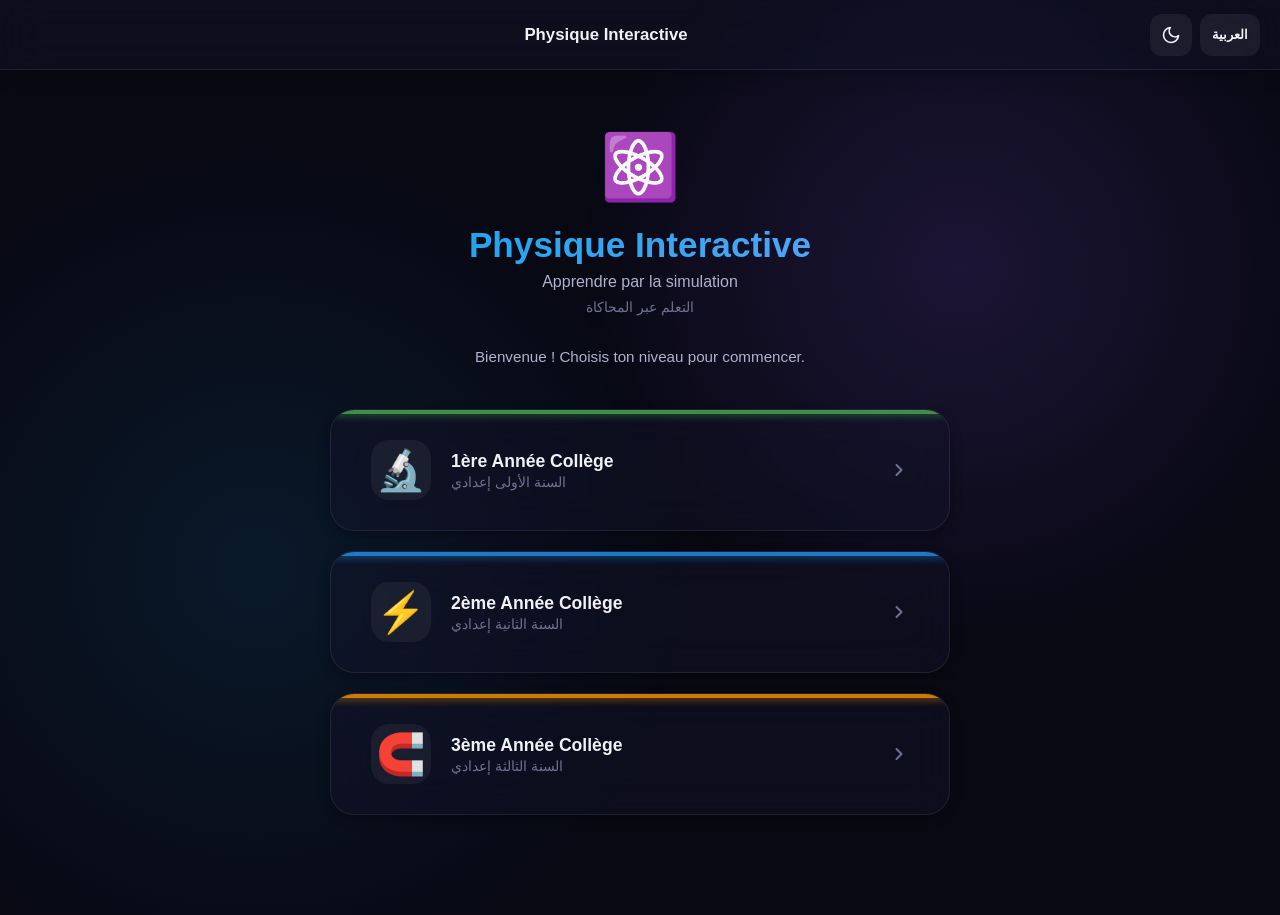
<file: index.html>
<!DOCTYPE html>
<html lang="fr" dir="ltr">

<head>
    <meta charset="UTF-8">
    <meta name="viewport" content="width=device-width, initial-scale=1.0">
    <meta name="description"
        content="Application pédagogique SSPOE pour l'enseignement de la physique au collège — Maroc">
    <meta name="theme-color" content="#1a1a2e">
    <meta name="apple-mobile-web-app-capable" content="yes">
    <meta name="apple-mobile-web-app-status-bar-style" content="black-translucent">

    <!-- Allow screen rotation -->
    <meta name="screen-orientation" content="auto">
    <meta name="mobile-web-app-capable" content="yes">

    <title>Physique Interactive — الفيزياء التفاعلية</title>

    <link rel="manifest" href="manifest.json">
    <link rel="icon" href="icons/icon-192.svg" type="image/svg+xml">
    <link rel="apple-touch-icon" href="icons/icon-192.svg">

    <!-- Fonts are provided by system fallbacks in style.css for offline support -->

    <link rel="stylesheet" href="style.css">
</head>

<body>

    <!-- ── Top Navigation Bar ── -->
    <header id="navbar">
        <button id="btn-back" class="nav-btn" aria-label="Retour" style="visibility: hidden;">
            <svg width="24" height="24" viewBox="0 0 24 24" fill="none" stroke="currentColor" stroke-width="2.5"
                stroke-linecap="round" stroke-linejoin="round">
                <polyline points="15 18 9 12 15 6"></polyline>
            </svg>
        </button>
        <h1 id="nav-title" class="nav-title">Physique Interactive</h1>
        <button id="btn-theme" class="nav-btn" aria-label="Changer de thème" style="margin-right: 8px;">
            <!-- Sun Icon (for dark mode by default) -->
            <svg class="theme-sun" width="20" height="20" viewBox="0 0 24 24" fill="none" stroke="currentColor"
                stroke-width="2" stroke-linecap="round" stroke-linejoin="round" style="display: none;">
                <circle cx="12" cy="12" r="5"></circle>
                <line x1="12" y1="1" x2="12" y2="3"></line>
                <line x1="12" y1="21" x2="12" y2="23"></line>
                <line x1="4.22" y1="4.22" x2="5.64" y2="5.64"></line>
                <line x1="18.36" y1="18.36" x2="19.78" y2="19.78"></line>
                <line x1="1" y1="12" x2="3" y2="12"></line>
                <line x1="21" y1="12" x2="23" y2="12"></line>
                <line x1="4.22" y1="19.78" x2="5.64" y2="18.36"></line>
                <line x1="18.36" y1="5.64" x2="19.78" y2="4.22"></line>
            </svg>
            <!-- Moon Icon (for light mode) -->
            <svg class="theme-moon" width="20" height="20" viewBox="0 0 24 24" fill="none" stroke="currentColor"
                stroke-width="2" stroke-linecap="round" stroke-linejoin="round">
                <path d="M21 12.79A9 9 0 1 1 11.21 3 7 7 0 0 0 21 12.79z"></path>
            </svg>
        </button>
        <button id="btn-lang" class="nav-btn lang-btn" aria-label="Changer de langue">
            <span id="lang-label">العربية</span>
        </button>
    </header>

    <!-- ── Main Content Area ── -->
    <main id="app"></main>

    <!-- ── Install PWA Banner ── -->
    <div id="install-banner" class="install-banner hidden">
        <button id="btn-install" class="install-btn">
            <svg width="20" height="20" viewBox="0 0 24 24" fill="none" stroke="currentColor" stroke-width="2"
                stroke-linecap="round" stroke-linejoin="round">
                <path d="M21 15v4a2 2 0 01-2 2H5a2 2 0 01-2-2v-4" />
                <polyline points="7 10 12 15 17 10" />
                <line x1="12" y1="15" x2="12" y2="3" />
            </svg>
            <span id="install-text">Installer l'application</span>
        </button>
    </div>

    <!-- Scripts -->
    <script src="data-core.js"></script>
    <script src="data-1ac.js"></script>
    <script src="data-2ac.js"></script>
    <script src="data-3ac.js"></script>
    <script src="script.js"></script>
</body>

</html>
</file>
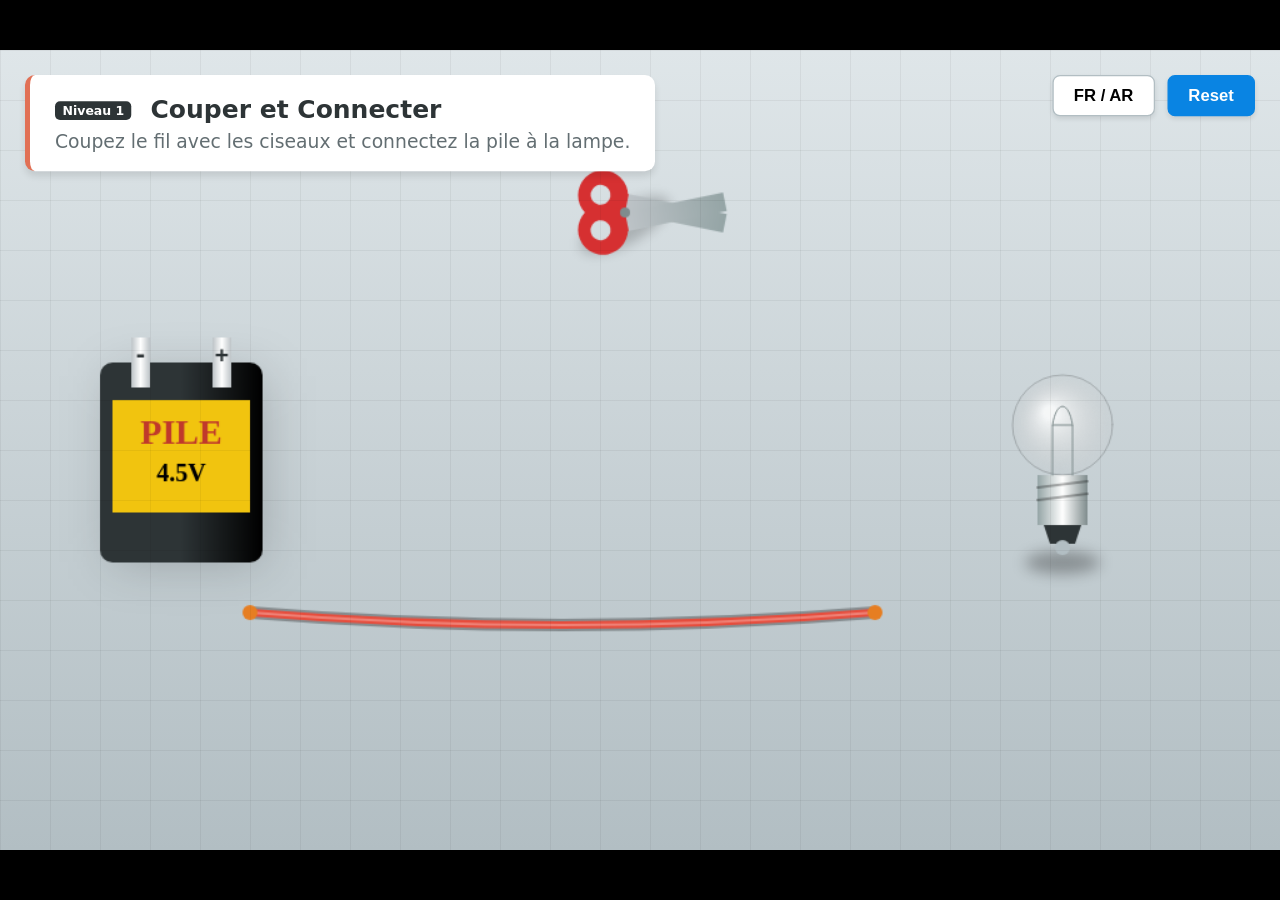
<file: simulations/allumer la lampe.html>
<!DOCTYPE html>
<html lang="fr">

<head>
    <meta charset="UTF-8">
    <meta name="viewport" content="width=device-width, initial-scale=1.0">
    <title>Laboratoire Virtuel - Circuit Électrique Progressif</title>

    <style>
        /* --- RESET & BASE --- */
        html,
        body {
            margin: 0;
            padding: 0;
            overflow: hidden;
            background: #000;
            width: 100%;
            height: 100%;
            touch-action: none;
            font-family: system-ui, -apple-system, 'Segoe UI', sans-serif;
            user-select: none;
            -webkit-user-select: none;
        }

        #sim-wrapper {
            width: 1024px;
            height: 640px;
            position: absolute;
            transform-origin: top left;
            background: linear-gradient(to bottom, #dfe6e9 0%, #b2bec3 100%);
            overflow: hidden;
        }

        /* Tapis de découpe */
        #sim-wrapper::before {
            content: '';
            position: absolute;
            top: 0;
            left: 0;
            right: 0;
            bottom: 0;
            background-image: linear-gradient(rgba(0, 0, 0, 0.05) 1px, transparent 1px), linear-gradient(90deg, rgba(0, 0, 0, 0.05) 1px, transparent 1px);
            background-size: 40px 40px;
            pointer-events: none;
        }

        canvas {
            display: block;
        }

        /* --- UI OVERLAY --- */
        #ui-layer {
            position: absolute;
            top: 0;
            left: 0;
            width: 100%;
            height: 100%;
            pointer-events: none;
            display: flex;
            flex-direction: column;
            justify-content: space-between;
            padding: 20px;
            box-sizing: border-box;
        }

        .ui-top-bar {
            display: flex;
            justify-content: space-between;
            align-items: flex-start;
            pointer-events: auto;
            z-index: 10;
        }

        .instruction-card {
            background: #fff;
            padding: 15px 20px;
            border-radius: 8px;
            box-shadow: 0 4px 6px rgba(0, 0, 0, 0.1);
            max-width: 50%;
            border-left: 4px solid #e17055;
            transition: all 0.3s;
        }

        h1 {
            margin: 0 0 5px 0;
            font-size: 20px;
            color: #2d3436;
            font-weight: 700;
        }

        p {
            margin: 0;
            font-size: 15px;
            color: #636e72;
        }

        .level-badge {
            display: inline-block;
            background: #2d3436;
            color: #fff;
            font-size: 10px;
            padding: 2px 6px;
            border-radius: 4px;
            vertical-align: middle;
            margin-right: 8px;
        }

        .btn-group {
            display: flex;
            gap: 10px;
        }

        button {
            background: #fff;
            border: 1px solid #b2bec3;
            padding: 8px 16px;
            border-radius: 6px;
            cursor: pointer;
            font-weight: 600;
            box-shadow: 0 2px 4px rgba(0, 0, 0, 0.1);
            transition: all 0.2s;
        }

        button:hover {
            background: #f1f2f6;
        }

        button:active {
            transform: translateY(1px);
        }

        button.primary {
            background: #0984e3;
            color: white;
            border-color: #0984e3;
        }

        button.primary:hover {
            background: #74b9ff;
        }

        button.success {
            background: #00b894;
            color: white;
            border-color: #00b894;
            display: none;
        }

        button.success:hover {
            background: #55efc4;
        }

        /* RTL */
        body.rtl {
            direction: rtl;
            font-family: 'Segoe UI', Tahoma, sans-serif;
        }

        body.rtl .instruction-card {
            border-left: none;
            border-right: 4px solid #e17055;
        }

        body.rtl .level-badge {
            margin-right: 0;
            margin-left: 8px;
        }

        /* Success Overlay */
        #success-overlay {
            position: absolute;
            top: 50%;
            left: 50%;
            transform: translate(-50%, -50%) scale(0.8);
            background: rgba(255, 255, 255, 0.95);
            padding: 30px 60px;
            border-radius: 16px;
            text-align: center;
            box-shadow: 0 20px 50px rgba(0, 0, 0, 0.3);
            opacity: 0;
            pointer-events: none;
            transition: all 0.4s cubic-bezier(0.34, 1.56, 0.64, 1);
            z-index: 100;
            border: 2px solid #2ecc71;
        }

        #success-overlay.show {
            opacity: 1;
            transform: translate(-50%, -50%) scale(1);
        }

        #success-overlay h2 {
            margin: 0;
            color: #27ae60;
            font-size: 36px;
        }
    </style>
</head>

<body>

    <div id="sim-wrapper">
        <canvas id="sim-canvas" width="1024" height="640"></canvas>

        <div id="ui-layer">
            <div class="ui-top-bar">
                <div class="instruction-card">
                    <h1><span class="level-badge" id="lbl-level">Niv 1</span> <span id="txt-title">Défi : Lumière
                            !</span></h1>
                    <p id="txt-desc">Utilisez les ciseaux et les fils pour allumer la lampe.</p>
                </div>
                <div class="btn-group">
                    <button class="success" onclick="app.nextLevel()" id="btn-next">Mission Suivante ➔</button>
                    <button onclick="app.toggleLang()">FR / AR</button>
                    <button class="primary" onclick="app.reset()" id="btn-reset">Recommencer</button>
                </div>
            </div>

            <div id="success-overlay">
                <h2 id="txt-success">Bravo !</h2>
                <div style="font-size: 50px; margin-top:10px;">💡✨</div>
            </div>
        </div>
    </div>

    <script>

        const CONFIG = {
            w: 1024, h: 640,
            colors: { wireBody: '#e74c3c', wireCore: '#e67e22', shadow: 'rgba(0,0,0,0.3)' }
        };

        const TEXTS = {
            fr: {
                title1: "Couper et Connecter",
                desc1: "Coupez le fil avec les ciseaux et connectez la pile à la lampe.",
                title2: "Contact Direct",
                desc2: "Sans ciseaux ! Posez la lampe sur la pile et utilisez le fil restant pour fermer le circuit.",
                success: "Lumière !",
                reset: "Reset",
                next: "Niveau Suivant ➔",
                level: "Niveau"
            },
            ar: {
                title1: "قص وتوصيل",
                desc1: "اقطع السلك بالمقص وقم بتوصيل البطارية بالمصباح.",
                title2: "توصيل مباشر",
                desc2: "بدون مقص! ضع المصباح على البطارية واستخدم السلك لإغلاق الدارة.",
                success: "أحسنت !",
                reset: "إعادة",
                next: "المستوى التالي ➔",
                level: "مستوى"
            }
        };

        /* --- CLASSES GRAPHIQUES --- */

        function drawShadow(ctx, x, y, w, h, blur = 15) {
            ctx.save(); ctx.fillStyle = 'rgba(0,0,0,0.2)'; ctx.filter = `blur(${blur}px)`;
            ctx.fillRect(x + 5, y + 5, w, h); ctx.restore();
        }

        class Entity {
            constructor(x, y, w, h) {
                this.x = x; this.y = y; this.w = w; this.h = h;
                this.isDragging = false;
                this.draggable = false; // Par défaut, objets fixes
            }
            contains(mx, my) {
                return mx >= this.x && mx <= this.x + this.w && my >= this.y && my <= this.y + this.h;
            }
        }

        class Battery extends Entity {
            constructor(x, y) {
                super(x, y, 130, 160);
                this.terminals = [
                    { x: 25, y: -20, w: 15, h: 40, label: '-', id: 'bat-', color: '#95a5a6' },
                    { x: 90, y: -20, w: 15, h: 40, label: '+', id: 'bat+', color: '#95a5a6' } // Longue
                ];
            }
            draw(ctx) {
                ctx.save(); ctx.translate(this.x, this.y);
                drawShadow(ctx, 5, 5, this.w - 10, this.h - 10, 20);
                // Corps
                const grad = ctx.createLinearGradient(0, 0, this.w, 0);
                grad.addColorStop(0, '#2d3436'); grad.addColorStop(0.5, '#2d3436'); grad.addColorStop(1, '#000000');
                ctx.fillStyle = grad; ctx.beginPath(); ctx.roundRect(0, 0, this.w, this.h, 10); ctx.fill();
                // Sticker
                ctx.fillStyle = '#f1c40f'; ctx.fillRect(10, 30, this.w - 20, 90);
                ctx.fillStyle = '#c0392b'; ctx.font = 'bold 28px Roboto'; ctx.textAlign = 'center'; ctx.fillText('PILE', this.w / 2, 65);
                ctx.fillStyle = '#000'; ctx.font = 'bold 20px Roboto'; ctx.fillText('4.5V', this.w / 2, 95);
                // Terminaux
                this.terminals.forEach(t => {
                    const tGrad = ctx.createLinearGradient(t.x, 0, t.x + t.w, 0);
                    tGrad.addColorStop(0, '#bdc3c7'); tGrad.addColorStop(0.5, '#fff'); tGrad.addColorStop(1, '#bdc3c7');
                    ctx.fillStyle = tGrad; ctx.fillRect(t.x, t.y, t.w, t.h);
                    ctx.fillStyle = '#2d3436'; ctx.font = 'bold 18px monospace'; ctx.fillText(t.label, t.x + t.w / 2, t.y + 20);
                });
                ctx.restore();
            }
            getTerminalPos(index) {
                const t = this.terminals[index];
                return { x: this.x + t.x + t.w / 2, y: this.y + t.y + 5, id: t.id, parent: this };
            }
            // Zone de contact physique pour la mission 2
            getTerminalRect(index) {
                const t = this.terminals[index];
                return { x: this.x + t.x, y: this.y + t.y, w: t.w, h: t.h };
            }
        }

        class Lamp extends Entity {
            constructor(x, y) {
                super(x, y, 100, 160);
                this.isOn = false;
                // Décalages relatifs des terminaux
                this.tOffsets = [{ x: 50, y: 110 }, { x: 50, y: 155 }];
            }

            draw(ctx) {
                ctx.save(); ctx.translate(this.x, this.y);

                // Ombre (plus petite si drag)
                if (!this.isDragging) {
                    ctx.save(); ctx.translate(50, 160); ctx.scale(1, 0.3);
                    ctx.beginPath(); ctx.arc(0, 0, 30, 0, Math.PI * 2);
                    ctx.fillStyle = 'rgba(0,0,0,0.3)'; ctx.filter = 'blur(6px)'; ctx.fill();
                    ctx.restore();
                }

                // 1. Plot (Pointe)
                ctx.fillStyle = '#2d3436';
                ctx.beginPath(); ctx.moveTo(35, 130); ctx.lineTo(65, 130); ctx.lineTo(60, 145); ctx.lineTo(40, 145); ctx.fill();
                ctx.fillStyle = '#b2bec3'; ctx.beginPath(); ctx.arc(50, 148, 6, 0, Math.PI * 2); ctx.fill();

                // 2. Culot (Vis)
                const metalGrad = ctx.createLinearGradient(30, 0, 70, 0);
                metalGrad.addColorStop(0, '#95a5a6'); metalGrad.addColorStop(0.5, '#fff'); metalGrad.addColorStop(1, '#7f8c8d');
                ctx.fillStyle = metalGrad; ctx.fillRect(30, 90, 40, 40);
                ctx.strokeStyle = 'rgba(0,0,0,0.3)'; ctx.lineWidth = 2;
                ctx.beginPath(); ctx.moveTo(30, 100); ctx.lineTo(70, 95); ctx.moveTo(30, 110); ctx.lineTo(70, 105); ctx.stroke();

                // 3. Verre
                ctx.beginPath(); ctx.arc(50, 50, 40, 0, Math.PI * 2);
                if (this.isOn) {
                    const lightGrad = ctx.createRadialGradient(50, 50, 10, 50, 50, 60);
                    lightGrad.addColorStop(0, '#fff'); lightGrad.addColorStop(0.4, '#feca57'); lightGrad.addColorStop(1, 'rgba(254, 202, 87, 0)');
                    ctx.fillStyle = lightGrad; ctx.globalCompositeOperation = 'lighter'; ctx.fill(); ctx.globalCompositeOperation = 'source-over';
                    ctx.shadowColor = '#ff9f43'; ctx.shadowBlur = 80; ctx.strokeStyle = 'rgba(255,255,255,0.8)'; ctx.stroke();
                } else {
                    const glassGrad = ctx.createRadialGradient(40, 40, 5, 50, 50, 40);
                    glassGrad.addColorStop(0, 'rgba(255,255,255,0.8)'); glassGrad.addColorStop(1, 'rgba(200,200,200,0.1)');
                    ctx.fillStyle = glassGrad; ctx.fill(); ctx.shadowBlur = 0; ctx.strokeStyle = 'rgba(0,0,0,0.2)'; ctx.lineWidth = 1; ctx.stroke();
                }

                // Filament
                ctx.beginPath(); ctx.moveTo(42, 90); ctx.lineTo(42, 50); ctx.lineTo(58, 50); ctx.lineTo(58, 90);
                ctx.strokeStyle = this.isOn ? '#fff' : '#7f8c8d'; ctx.lineWidth = this.isOn ? 3 : 1; ctx.stroke();

                if (this.isOn) { ctx.shadowColor = '#fff'; ctx.shadowBlur = 10; }
                ctx.beginPath(); ctx.moveTo(42, 50); ctx.bezierCurveTo(45, 30, 55, 30, 58, 50); ctx.stroke();
                ctx.shadowBlur = 0;

                ctx.restore();
            }

            getTerminalPos(index) {
                if (index === 0) return { x: this.x + 30, y: this.y + 110, id: 'lamp-side', parent: this }; // Côté
                if (index === 1) return { x: this.x + 50, y: this.y + 155, id: 'lamp-bot', parent: this };  // Plot
            }
        }

        class Scissors extends Entity {
            constructor(x, y) {
                super(x, y, 100, 100);
                this.angle = 0.2;
                this.draggable = true;
            }
            draw(ctx) {
                ctx.save(); ctx.translate(this.x, this.y);
                ctx.rotate(this.isDragging ? -0.1 : 0);
                // Ombre
                ctx.fillStyle = 'rgba(0,0,0,0.2)'; ctx.filter = 'blur(5px)';
                ctx.beginPath(); ctx.ellipse(50, 60, 40, 15, -0.5, 0, Math.PI * 2); ctx.fill(); ctx.filter = 'none';

                this.drawBlade(ctx, false);
                this.drawBlade(ctx, true);
                ctx.fillStyle = '#7f8c8d'; ctx.beginPath(); ctx.arc(50, 50, 4, 0, Math.PI * 2); ctx.fill();
                ctx.restore();
            }
            drawBlade(ctx, isTop) {
                ctx.save(); ctx.translate(50, 50);
                ctx.rotate(isTop ? -this.angle : this.angle);
                const bladeGrad = ctx.createLinearGradient(0, 0, 80, 0);
                bladeGrad.addColorStop(0, '#bdc3c7'); bladeGrad.addColorStop(1, '#95a5a6');
                ctx.fillStyle = bladeGrad;
                ctx.beginPath();
                if (isTop) { ctx.moveTo(0, 0); ctx.lineTo(80, 0); ctx.lineTo(80, 15); ctx.lineTo(0, 15); }
                else { ctx.moveTo(0, 0); ctx.lineTo(80, 0); ctx.lineTo(80, -15); ctx.lineTo(0, -15); }
                ctx.fill();
                ctx.fillStyle = '#d63031';
                ctx.beginPath();
                if (isTop) { ctx.arc(-20, 10, 20, 0, Math.PI * 2); ctx.rect(-20, 0, 20, 15); }
                else { ctx.arc(-20, -10, 20, 0, Math.PI * 2); ctx.rect(-20, -15, 20, 15); }
                ctx.fill();
                ctx.globalCompositeOperation = 'destination-out'; ctx.fillStyle = '#000';
                ctx.beginPath(); ctx.arc(-22, isTop ? 10 : -10, 8, 0, Math.PI * 2); ctx.fill();
                ctx.globalCompositeOperation = 'source-over';
                ctx.restore();
            }
            getCutPoint() { return { x: this.x + 90, y: this.y + 50 }; }
        }

        class Wire {
            constructor(x1, y1, x2, y2) {
                this.p1 = { x: x1, y: y1, connectedTo: null };
                this.p2 = { x: x2, y: y2, connectedTo: null };
            }
            draw(ctx) {
                const dx = this.p2.x - this.p1.x; const dy = this.p2.y - this.p1.y;
                const dist = Math.hypot(dx, dy);
                const slack = Math.max(0, 300 - dist) * 0.4;
                const cpX = (this.p1.x + this.p2.x) / 2;
                const cpY = (this.p1.y + this.p2.y) / 2 + slack + 20;

                ctx.beginPath(); ctx.moveTo(this.p1.x, this.p1.y); ctx.quadraticCurveTo(cpX, cpY, this.p2.x, this.p2.y);
                ctx.strokeStyle = 'rgba(0,0,0,0.3)'; ctx.lineWidth = 10; ctx.stroke(); // Ombre
                ctx.strokeStyle = CONFIG.colors.wireBody; ctx.lineWidth = 6; ctx.lineCap = 'round'; ctx.stroke();
                ctx.strokeStyle = 'rgba(255,255,255,0.3)'; ctx.lineWidth = 2; ctx.stroke(); // Reflet

                this.drawStrippedEnd(ctx, this.p1); this.drawStrippedEnd(ctx, this.p2);
            }
            drawStrippedEnd(ctx, p) {
                ctx.beginPath(); ctx.arc(p.x, p.y, 6, 0, Math.PI * 2); ctx.fillStyle = CONFIG.colors.wireCore; ctx.fill();
            }
            hitTestEndpoints(mx, my) {
                if (Math.hypot(mx - this.p1.x, my - this.p1.y) < 20) return 'p1';
                if (Math.hypot(mx - this.p2.x, my - this.p2.y) < 20) return 'p2';
                return null;
            }
            hitTestBody(mx, my) {
                const minX = Math.min(this.p1.x, this.p2.x) - 20; const maxX = Math.max(this.p1.x, this.p2.x) + 20;
                const minY = Math.min(this.p1.y, this.p2.y) - 20; const maxY = Math.max(this.p1.y, this.p2.y) + 150;
                return (mx > minX && mx < maxX && my > minY && my < maxY);
            }
        }

        /* --- MOTEUR APP --- */

        class Application {
            constructor() {
                this.canvas = document.getElementById('sim-canvas');
                this.ctx = this.canvas.getContext('2d');
                this.wrapper = document.getElementById('sim-wrapper');

                this.lang = 'fr';
                this.mission = 1; // Niveau 1 ou 2

                this.entities = [];
                this.wires = [];
                this.scale = 1; this.baseScale = 1;

                this.init();
                this.bindEvents();
                this.gameLoop();
            }

            init() {
                this.wires = [];
                this.entities = [];
                this.scissors = null; // IMPORTANT: Réinitialiser les ciseaux pour la Mission 2

                this.battery = new Battery(80, 250);
                this.lamp = new Lamp(800, 250);

                if (this.mission === 1) {
                    this.scissors = new Scissors(450, 80);
                    this.entities.push(this.battery, this.lamp, this.scissors);
                    // Fil initial très long à couper
                    this.wires.push(new Wire(200, 450, 700, 450));
                    this.lamp.draggable = false; // Lampe fixe en mission 1
                } else {
                    // Mission 2: Pas de ciseaux
                    this.entities.push(this.battery, this.lamp);
                    // Un seul fil (déjà coupé ou fourni)
                    this.wires.push(new Wire(200, 450, 600, 450));
                    this.lamp.draggable = true; // Lampe mobile
                }

                this.updateUI();
                document.getElementById('success-overlay').classList.remove('show');
                document.getElementById('btn-next').style.display = 'none';
            }

            checkCircuit() {
                this.lamp.isOn = false;

                // --- DETECTION CONTACT PHYSIQUE (Mission 2) ---
                // On regarde si le plot ou le culot de la lampe touche une borne pile
                let directContact = { plus: null, minus: null }; // Stocke l'ID du terminal lampe qui touche

                // Bornes de la pile
                const batPlusRect = this.battery.getTerminalRect(1);
                const batMinusRect = this.battery.getTerminalRect(0);

                // Terminaux de la lampe (Positions globales)
                const lampSide = this.lamp.getTerminalPos(0);
                const lampBot = this.lamp.getTerminalPos(1);

                const checkOverlap = (pt, rect) => {
                    return (pt.x > rect.x && pt.x < rect.x + rect.w && pt.y > rect.y && pt.y < rect.y + rect.h + 10);
                };

                if (checkOverlap(lampBot, batPlusRect)) directContact.plus = 'lamp-bot';
                if (checkOverlap(lampSide, batPlusRect)) directContact.plus = 'lamp-side';
                if (checkOverlap(lampBot, batMinusRect)) directContact.minus = 'lamp-bot';
                if (checkOverlap(lampSide, batMinusRect)) directContact.minus = 'lamp-side';

                // --- GRAPH TRAVERSAL ---
                // On construit le graphe des connexions filaires
                const connections = {};
                const registerConn = (id, wire) => {
                    if (!connections[id]) connections[id] = [];
                    connections[id].push(wire);
                }
                this.wires.forEach(w => {
                    if (w.p1.connectedTo) registerConn(w.p1.connectedTo, w);
                    if (w.p2.connectedTo) registerConn(w.p2.connectedTo, w);
                });

                // Fonction pour voir ce qui est connecté électriquement à un point de départ
                const getConnectedGroup = (startIds) => {
                    let reached = new Set(startIds); // Commence avec les points de contact directs
                    let queue = [...startIds];
                    let visitedWires = new Set();

                    while (queue.length > 0) {
                        let curr = queue.pop();
                        let wiresHere = connections[curr] || [];
                        wiresHere.forEach(w => {
                            if (!visitedWires.has(w)) {
                                visitedWires.add(w);
                                let otherEnd = (w.p1.connectedTo === curr) ? w.p2.connectedTo : w.p1.connectedTo;
                                if (otherEnd && !reached.has(otherEnd)) {
                                    reached.add(otherEnd);
                                    queue.push(otherEnd);
                                }
                            }
                        });
                    }
                    return reached;
                };

                // Analyse Finale :
                // Le pole PLUS de la pile 'touche' quoi ? (Soit par fil 'bat+', soit par contact direct)
                let plusSources = ['bat+'];
                // Le pole MOINS 'touche' quoi ?
                let minusSources = ['bat-'];

                const reachedFromPlus = getConnectedGroup(plusSources);
                const reachedFromMinus = getConnectedGroup(minusSources);

                // Est-ce que le coté PLUS atteint une borne lampe ?
                let plusToLampSide = reachedFromPlus.has('lamp-side') || directContact.plus === 'lamp-side';
                let plusToLampBot = reachedFromPlus.has('lamp-bot') || directContact.plus === 'lamp-bot';

                // Est-ce que le coté MOINS atteint une borne lampe ?
                let minusToLampSide = reachedFromMinus.has('lamp-side') || directContact.minus === 'lamp-side';
                let minusToLampBot = reachedFromMinus.has('lamp-bot') || directContact.minus === 'lamp-bot';

                // SUCCESS : La lampe est traversée si le + touche un bout et le - touche l'autre
                let success = (plusToLampSide && minusToLampBot) || (plusToLampBot && minusToLampSide);

                if (success) {
                    this.lamp.isOn = true;
                    document.getElementById('success-overlay').classList.add('show');
                    // Si Mission 1, afficher le bouton suivant
                    if (this.mission === 1) {
                        document.getElementById('btn-next').style.display = 'block';
                    }
                }
            }

            tryCutWire() {
                if (!this.scissors) return;
                const cutPt = this.scissors.getCutPoint();
                for (let i = 0; i < this.wires.length; i++) {
                    const w = this.wires[i];
                    const midX = (w.p1.x + w.p2.x) / 2;
                    const midY = (w.p1.y + w.p2.y) / 2 + 50;
                    if (Math.hypot(cutPt.x - midX, cutPt.y - midY) < 50) {
                        const w1 = new Wire(w.p1.x, w.p1.y, midX - 30, midY); w1.p1.connectedTo = w.p1.connectedTo;
                        const w2 = new Wire(midX + 30, midY, w.p2.x, w.p2.y); w2.p2.connectedTo = w.p2.connectedTo;
                        this.wires.splice(i, 1, w1, w2);
                        this.scissors.angle = 0.5; setTimeout(() => this.scissors.angle = 0.2, 150);
                        break;
                    }
                }
            }

            trySnapWire(point) {
                point.connectedTo = null;
                let bestDist = 40; let snapT = null;
                const allTerminals = [
                    this.battery.getTerminalPos(0), this.battery.getTerminalPos(1),
                    this.lamp.getTerminalPos(0), this.lamp.getTerminalPos(1)
                ];
                allTerminals.forEach(t => {
                    const d = Math.hypot(point.x - t.x, point.y - t.y);
                    if (d < bestDist) { bestDist = d; snapT = t; }
                });
                if (snapT) { point.x = snapT.x; point.y = snapT.y; point.connectedTo = snapT.id; }
            }

            // --- INPUT ---

            getCoords(e) {
                const r = this.canvas.getBoundingClientRect();
                return { x: (e.clientX - r.left) * (this.canvas.width / r.width), y: (e.clientY - r.top) * (this.canvas.height / r.height) };
            }

            bindEvents() {
                const start = (x, y) => {
                    // 1. Fils
                    for (let w of this.wires) {
                        const hit = w.hitTestEndpoints(x, y);
                        if (hit) {
                            this.dragTarget = w; this.dragMode = hit;
                            if (hit === 'p1') w.p1.connectedTo = null; else w.p2.connectedTo = null;
                            this.checkCircuit(); return;
                        }
                    }
                    // 2. Entités (Ciseaux ou Lampe)
                    for (let e of this.entities) {
                        if (e.draggable && e.contains(x, y)) {
                            this.dragTarget = e; this.dragMode = 'entity';
                            this.dragOffset = { x: x - e.x, y: y - e.y };
                            e.isDragging = true;
                            // Déconnecter fils si lampe bouge
                            if (e instanceof Lamp) {
                                this.wires.forEach(w => {
                                    if (w.p1.connectedTo && w.p1.connectedTo.startsWith('lamp')) w.p1.connectedTo = null;
                                    if (w.p2.connectedTo && w.p2.connectedTo.startsWith('lamp')) w.p2.connectedTo = null;
                                });
                                this.checkCircuit();
                            }
                            return;
                        }
                    }
                    // 3. Corps fil
                    for (let w of this.wires) {
                        if (w.hitTestBody(x, y)) {
                            this.dragTarget = w; this.dragMode = 'body';
                            this.dragOffset = { x: x - w.p1.x, y: y - w.p1.y };
                            return;
                        }
                    }
                };

                const move = (x, y) => {
                    if (!this.dragTarget) return;
                    if (this.dragMode === 'p1') { this.dragTarget.p1.x = x; this.dragTarget.p1.y = y; }
                    else if (this.dragMode === 'p2') { this.dragTarget.p2.x = x; this.dragTarget.p2.y = y; }
                    else if (this.dragMode === 'entity') {
                        this.dragTarget.x = x - this.dragOffset.x; this.dragTarget.y = y - this.dragOffset.y;
                        if (this.dragTarget instanceof Lamp) this.checkCircuit(); // Check temps réel
                    }
                    else if (this.dragMode === 'body') {
                        const w = this.dragTarget; const dx = x - this.dragOffset.x - w.p1.x; const dy = y - this.dragOffset.y - w.p1.y;
                        w.p1.x += dx; w.p1.y += dy; w.p2.x += dx; w.p2.y += dy;
                        w.p1.connectedTo = null; w.p2.connectedTo = null;
                        this.checkCircuit();
                    }
                };

                const end = () => {
                    if (!this.dragTarget) return;
                    if (this.dragTarget instanceof Scissors) { this.dragTarget.isDragging = false; this.tryCutWire(); }
                    else if (this.dragTarget instanceof Lamp) { this.dragTarget.isDragging = false; this.checkCircuit(); }
                    else if (this.dragTarget instanceof Wire) {
                        if (this.dragMode === 'p1' || this.dragMode === 'body') this.trySnapWire(this.dragTarget.p1);
                        if (this.dragMode === 'p2' || this.dragMode === 'body') this.trySnapWire(this.dragTarget.p2);
                        this.checkCircuit();
                    }
                    this.dragTarget = null;
                };

                this.canvas.addEventListener('mousedown', e => start(this.getCoords(e).x, this.getCoords(e).y));
                window.addEventListener('mousemove', e => move(this.getCoords(e).x, this.getCoords(e).y));
                window.addEventListener('mouseup', end);
                this.canvas.addEventListener('touchstart', e => { if (e.touches.length === 1) { e.preventDefault(); start(this.getCoords(e.touches[0]).x, this.getCoords(e.touches[0]).y); } }, { passive: false });
                this.canvas.addEventListener('touchmove', e => { if (e.touches.length === 1) { e.preventDefault(); move(this.getCoords(e.touches[0]).x, this.getCoords(e.touches[0]).y); } }, { passive: false });
                window.addEventListener('touchend', end);
            }

            gameLoop() {
                this.ctx.clearRect(0, 0, CONFIG.w, CONFIG.h);

                // Ordre de dessin: Pile toujours derrière pour que la Lampe passe "devant" ou "dessus"
                this.battery.draw(this.ctx);
                // Si la lampe est sur la pile, elle doit être dessinée après
                this.lamp.draw(this.ctx);

                this.wires.forEach(w => w.draw(this.ctx));
                if (this.scissors) this.scissors.draw(this.ctx);

                requestAnimationFrame(() => this.gameLoop());
            }

            toggleLang() {
                this.lang = (this.lang === 'fr') ? 'ar' : 'fr';
                document.body.classList.toggle('rtl', this.lang === 'ar');
                this.updateUI();
            }

            nextLevel() {
                this.mission = 2;
                this.init();
            }

            updateUI() {
                const t = TEXTS[this.lang];
                document.getElementById('lbl-level').innerText = t.level + " " + this.mission;
                document.getElementById('txt-title').innerText = (this.mission === 1) ? t.title1 : t.title2;
                document.getElementById('txt-desc').innerText = (this.mission === 1) ? t.desc1 : t.desc2;
                document.getElementById('txt-success').innerText = t.success;
                document.getElementById('btn-reset').innerText = t.reset;
                document.getElementById('btn-next').innerText = t.next;
            }

            reset() { this.init(); }
        }

        const app = new Application();

        // ---- Standard scaleToFit (CLAUDE.md) ----
        const DESIGN_W = 1024, DESIGN_H = 640;
        const wrapper = document.getElementById('sim-wrapper');
        let userZoom = 1, panX = 0, panY = 0;

        function scaleToFit() {
            const vw = window.innerWidth, vh = window.innerHeight;
            const baseScale = Math.min(vw / DESIGN_W, vh / DESIGN_H);
            const totalScale = baseScale * userZoom;
            wrapper.style.transform = 'translate(' + panX + 'px,' + panY + 'px) scale(' + totalScale + ')';
            wrapper.style.left = ((vw - DESIGN_W * baseScale) / 2) + 'px';
            wrapper.style.top = ((vh - DESIGN_H * baseScale) / 2) + 'px';
        }
        scaleToFit();
        window.addEventListener('resize', function () { userZoom = 1; panX = 0; panY = 0; scaleToFit(); });

        // ---- Pinch-to-zoom (mandatory) ----
        (function () {
            var pinching = false, lastDist = 0, lastMidX = 0, lastMidY = 0, lastTap = 0;
            document.addEventListener('touchstart', function (e) {
                if (e.touches.length === 2) {
                    e.preventDefault(); pinching = true;
                    var t1 = e.touches[0], t2 = e.touches[1];
                    lastDist = Math.hypot(t2.clientX - t1.clientX, t2.clientY - t1.clientY);
                    lastMidX = (t1.clientX + t2.clientX) / 2;
                    lastMidY = (t1.clientY + t2.clientY) / 2;
                }
            }, { passive: false });
            document.addEventListener('touchmove', function (e) {
                if (!pinching || e.touches.length !== 2) return;
                e.preventDefault();
                var t1 = e.touches[0], t2 = e.touches[1];
                var dist = Math.hypot(t2.clientX - t1.clientX, t2.clientY - t1.clientY);
                var midX = (t1.clientX + t2.clientX) / 2, midY = (t1.clientY + t2.clientY) / 2;
                var oldZoom = userZoom;
                userZoom = Math.max(1, Math.min(5, userZoom * (dist / lastDist)));
                var vw = window.innerWidth, vh = window.innerHeight;
                var baseScale = Math.min(vw / DESIGN_W, vh / DESIGN_H);
                var cx = (vw - DESIGN_W * baseScale) / 2, cy = (vh - DESIGN_H * baseScale) / 2;
                var ratio = userZoom / oldZoom;
                panX = panX * ratio + (1 - ratio) * (midX - cx);
                panY = panY * ratio + (1 - ratio) * (midY - cy);
                panX += midX - lastMidX; panY += midY - lastMidY;
                lastDist = dist; lastMidX = midX; lastMidY = midY;
                scaleToFit();
            }, { passive: false });
            document.addEventListener('touchend', function (e) {
                if (e.touches.length < 2) pinching = false;
                if (userZoom <= 1.05) { userZoom = 1; panX = 0; panY = 0; scaleToFit(); }
                if (e.touches.length === 0) {
                    var now = Date.now();
                    if (now - lastTap < 300 && userZoom > 1) { userZoom = 1; panX = 0; panY = 0; scaleToFit(); }
                    lastTap = now;
                }
            });
        })();

    </script>
</body>

</html>
</file>
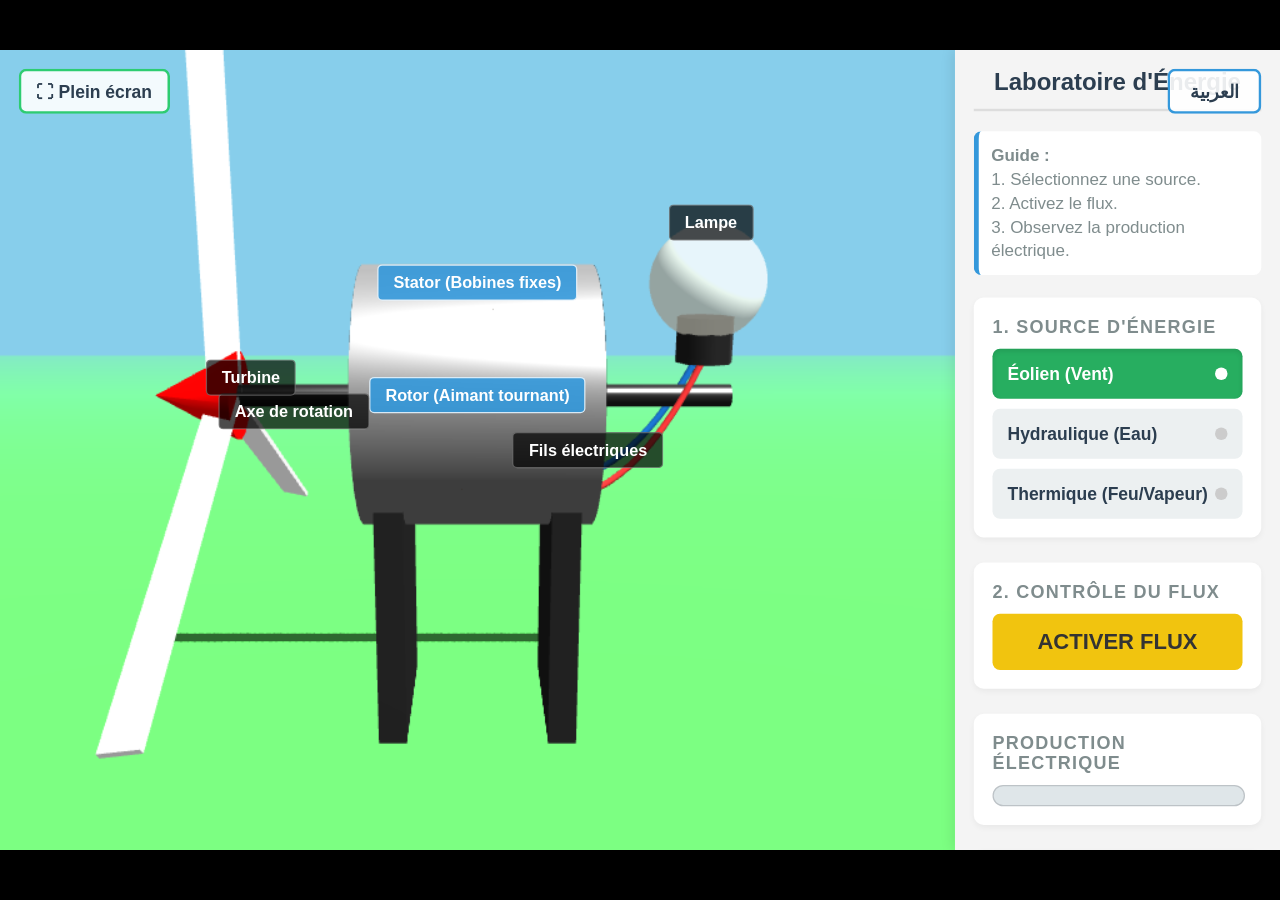
<file: simulations/alternateur_3d_sim.html>
<!DOCTYPE html>
<html lang="fr" dir="ltr">
<head>
    <meta charset="UTF-8">
    <meta name="viewport" content="width=device-width, initial-scale=1.0">
    <title>Simulation Alternateur 3D | محاكاة المولد الكهربائي ثلاثي الأبعاد</title>
    <style>
        html, body { margin: 0; overflow: hidden; background: #000; width: 100%; height: 100%; }
        body {
            font-family: 'Segoe UI', Tahoma, Geneva, Verdana, sans-serif;
        }

        /* === FIXED DESIGN SIZE === */
        #sim-wrapper {
            width: 1024px;
            height: 640px;
            position: absolute;
            transform-origin: top left;
            overflow: hidden;
            display: flex;
            background-color: #2c3e50;
        }

        /* Container pour la 3D */
        #canvas-container {
            flex-grow: 1;
            position: relative;
            overflow: hidden;
            background-color: #87CEEB;
        }

        /* Barre latérale de commande */
        #sidebar {
            width: 260px;
            box-sizing: border-box;
            background-color: #f4f4f4;
            display: flex;
            flex-direction: column;
            padding: 15px;
            box-shadow: -2px 0 10px rgba(0,0,0,0.1);
            z-index: 20;
            overflow-y: auto;
        }

        h2 {
            margin-top: 0;
            color: #2c3e50;
            font-size: 1.2rem;
            text-align: center;
            border-bottom: 2px solid #ddd;
            padding-bottom: 10px;
        }

        .control-section {
            background: white;
            padding: 15px;
            border-radius: 8px;
            margin-bottom: 20px;
            box-shadow: 0 2px 5px rgba(0,0,0,0.05);
        }

        h3 { margin: 0 0 10px 0; font-size: 0.9rem; color: #7f8c8d; text-transform: uppercase; letter-spacing: 1px; font-weight: 700; }

        .btn-grid {
            display: grid;
            grid-template-columns: 1fr;
            gap: 8px;
        }

        button {
            padding: 12px;
            font-size: 14px;
            cursor: pointer;
            border: none;
            border-radius: 6px;
            background-color: #ecf0f1;
            color: #2c3e50;
            transition: all 0.2s;
            font-weight: 600;
            text-align: left;
            display: flex;
            align-items: center;
            justify-content: space-between;
        }

        button:hover { background-color: #dfe6e9; }
        
        button.active {
            color: white;
            box-shadow: inset 0 2px 4px rgba(0,0,0,0.1);
        }

        /* Couleurs spécifiques boutons actifs */
        #btn-wind.active { background-color: #27ae60; }
        #btn-hydro.active { background-color: #2980b9; }
        #btn-steam.active { background-color: #d35400; }

        #btn-toggle {
            background-color: #f1c40f;
            color: #333;
            width: 100%;
            text-align: center;
            justify-content: center;
            font-size: 1.1rem;
        }
        
        #btn-internals {
            background-color: #8e44ad;
            color: white;
            width: 100%;
            justify-content: center;
        }

        /* Power Meter */
        #power-meter {
            width: 100%;
            height: 15px;
            background: #dfe6e9;
            border-radius: 10px;
            margin-top: 10px;
            overflow: hidden;
            border: 1px solid #bdc3c7;
        }
        #power-bar {
            height: 100%;
            width: 0%;
            background: linear-gradient(90deg, #f1c40f, #e67e22);
            transition: width 0.1s linear;
        }

        .status-led {
            width: 10px;
            height: 10px;
            border-radius: 50%;
            background: #ccc;
            display: inline-block;
        }
        button.active .status-led { background: white; }

        #instructions {
            font-size: 0.85rem;
            color: #7f8c8d;
            line-height: 1.4;
            background: #fff;
            padding: 10px;
            border-radius: 6px;
            border-left: 4px solid #3498db;
        }

        /* No responsive breakpoints needed — fixed design scales to fit */

        /* Language Switcher */
        #btn-lang {
            position: absolute;
            top: 15px;
            right: 15px;
            background: rgba(255, 255, 255, 0.9);
            border: 2px solid #3498db;
            border-radius: 6px;
            padding: 8px 16px;
            cursor: pointer;
            font-weight: 600;
            color: #2c3e50;
            z-index: 100;
            transition: all 0.2s;
        }
        #btn-lang:hover {
            background: #3498db;
            color: white;
        }

        /* RTL Support */
        html[dir="rtl"] #sidebar {
            box-shadow: 2px 0 10px rgba(0,0,0,0.1);
        }
        html[dir="rtl"] #btn-lang {
            right: auto;
            left: 15px;
        }
        html[dir="rtl"] button {
            text-align: right;
        }

        /* 3D Labels */
        .label-3d {
            position: absolute;
            color: white;
            background: rgba(0, 0, 0, 0.7);
            padding: 6px 12px;
            border-radius: 4px;
            font-size: 13px;
            font-weight: 600;
            pointer-events: none;
            transform: translate(-50%, -50%);
            white-space: nowrap;
            border: 1px solid rgba(255, 255, 255, 0.3);
            z-index: 10;
        }
        .label-3d.highlight {
            background: rgba(52, 152, 219, 0.9);
            border-color: rgba(255, 255, 255, 0.8);
        }

        /* Fullscreen Button */
        #btn-fullscreen {
            position: absolute;
            top: 15px;
            left: 15px;
            background: rgba(255, 255, 255, 0.9);
            border: 2px solid #2ecc71;
            border-radius: 6px;
            padding: 8px 12px;
            cursor: pointer;
            font-weight: 600;
            color: #2c3e50;
            z-index: 100;
            transition: all 0.2s;
        }
        #btn-fullscreen:hover {
            background: #2ecc71;
            color: white;
        }
        html[dir="rtl"] #btn-fullscreen {
            left: auto;
            right: 15px;
        }

        /* Fullscreen handled by scaleToFit() — no extra CSS needed */
    </style>
    <script src="../libs/three.min.js"></script>
</head>
<body>
<div id="sim-wrapper">

    <!-- Fullscreen Button -->
    <button id="btn-fullscreen" onclick="toggleFullscreen()">
        <span data-fr="⛶ Plein écran" data-ar="⛶ ملء الشاشة">⛶ Plein écran</span>
    </button>

    <!-- Language Switcher -->
    <button id="btn-lang" onclick="toggleLanguage()">
        <span id="lang-label">العربية</span>
    </button>

    <!-- Zone de Simulation 3D -->
    <div id="canvas-container"></div>

    <!-- Barre Latérale de Contrôle -->
    <div id="sidebar">
        <h2 data-fr="Laboratoire d'Énergie" data-ar="مختبر الطاقة">Laboratoire d'Énergie</h2>

        <div id="instructions">
            <strong data-fr="Guide :" data-ar="الدليل:">Guide :</strong><br>
            <span data-fr="1. Sélectionnez une source." data-ar="1. اختر مصدر الطاقة.">1. Sélectionnez une source.</span><br>
            <span data-fr="2. Activez le flux." data-ar="2. قم بتشغيل التدفق.">2. Activez le flux.</span><br>
            <span data-fr="3. Observez la production électrique." data-ar="3. لاحظ إنتاج الكهرباء.">3. Observez la production électrique.</span>
        </div>

        <br>

        <div class="control-section">
            <h3 data-fr="1. Source d'Énergie" data-ar="1. مصدر الطاقة">1. Source d'Énergie</h3>
            <div class="btn-grid">
                <button id="btn-wind" class="active" onclick="setMode('wind')">
                    <span data-fr="Éolien (Vent)" data-ar="هوائي (رياح)">Éolien (Vent)</span> <span class="status-led"></span>
                </button>
                <button id="btn-hydro" onclick="setMode('hydro')">
                    <span data-fr="Hydraulique (Eau)" data-ar="مائي (ماء)">Hydraulique (Eau)</span> <span class="status-led"></span>
                </button>
                <button id="btn-steam" onclick="setMode('steam')">
                    <span data-fr="Thermique (Feu/Vapeur)" data-ar="حراري (نار/بخار)">Thermique (Feu/Vapeur)</span> <span class="status-led"></span>
                </button>
            </div>
        </div>

        <div class="control-section">
            <h3 data-fr="2. Contrôle du Flux" data-ar="2. التحكم في التدفق">2. Contrôle du Flux</h3>
            <button id="btn-toggle" onclick="togglePower()">
                <span data-fr-on="ARRÊTER FLUX" data-fr-off="ACTIVER FLUX" data-ar-on="إيقاف التدفق" data-ar-off="تشغيل التدفق">ACTIVER FLUX</span>
            </button>
        </div>

        <div class="control-section">
            <h3 data-fr="Production Électrique" data-ar="إنتاج الكهرباء">Production Électrique</h3>
            <div id="power-meter"><div id="power-bar"></div></div>
        </div>

        <div class="control-section">
            <h3 data-fr="Inspection" data-ar="الفحص">Inspection</h3>
            <button id="btn-internals" onclick="toggleInternals()">
                <span data-fr-show="Cacher Interne" data-fr-hide="Vue Rayons X (Intérieur)" data-ar-show="إخفاء الداخل" data-ar-hide="عرض الأشعة السينية (الداخل)">Vue Rayons X (Intérieur)</span>
            </button>
        </div>
    </div>

</div><!-- end #sim-wrapper -->

    <script>
        // --- Variables Globales ---
        let scene, camera, renderer;
        let alternatorGroup, rotor, stator, housing, shaft;
        let turbineGroup, windBlades, waterWheel, steamTurbine;
        let sourceGroup, windSource, hydroSource, steamSource;
        let bulb, bulbLight, bulbFilament;
        let particles = [];
        let labels3D = [];

        const state = {
            mode: 'wind',
            isRunning: false,
            speed: 0,
            maxSpeed: 0.25,
            acceleration: 0.003,
            friction: 0.99,
            showInternals: false,
            currentLang: 'fr'
        };

        // Textes bilingues pour les labels 3D
        const labelTexts = {
            rotor: { fr: 'Rotor (Aimant tournant)', ar: 'الدوار (مغناطيس دوار)' },
            stator: { fr: 'Stator (Bobines fixes)', ar: 'الثابت (ملفات ثابتة)' },
            shaft: { fr: 'Axe de rotation', ar: 'محور الدوران' },
            turbine: { fr: 'Turbine', ar: 'التوربين' },
            wires: { fr: 'Fils électriques', ar: 'أسلاك كهربائية' },
            bulb: { fr: 'Lampe', ar: 'مصباح' },
            wind: { fr: 'Éolienne', ar: 'طاحونة هوائية' },
            hydro: { fr: 'Roue hydraulique', ar: 'عجلة مائية' },
            steam: { fr: 'Turbine à vapeur', ar: 'توربين بخاري' },
            fire: { fr: 'Feu (chauffe l\'eau)', ar: 'نار (تسخين الماء)' },
            boiler: { fr: 'Chaudière', ar: 'غلاية' }
        };

        // Fonction pour changer de langue
        function toggleLanguage() {
            state.currentLang = state.currentLang === 'fr' ? 'ar' : 'fr';
            const html = document.documentElement;
            const langLabel = document.getElementById('lang-label');

            if (state.currentLang === 'ar') {
                html.setAttribute('dir', 'rtl');
                html.setAttribute('lang', 'ar');
                langLabel.textContent = 'Français';
            } else {
                html.setAttribute('dir', 'ltr');
                html.setAttribute('lang', 'fr');
                langLabel.textContent = 'العربية';
            }

            updateAllTexts();
            update3DLabels();
        }

        // Mettre à jour tous les textes de l'interface
        function updateAllTexts() {
            const lang = state.currentLang;

            // Textes simples avec data-fr et data-ar
            document.querySelectorAll('[data-fr]').forEach(el => {
                if (el.dataset[lang]) {
                    el.textContent = el.dataset[lang];
                }
            });

            // Bouton toggle avec états on/off
            const btnToggle = document.querySelector('#btn-toggle span');
            if (btnToggle) {
                const attr = state.isRunning ? `${lang}-on` : `${lang}-off`;
                btnToggle.textContent = btnToggle.dataset[attr] || btnToggle.textContent;
            }

            // Bouton internals avec états show/hide
            const btnInternals = document.querySelector('#btn-internals span');
            if (btnInternals) {
                const attr = state.showInternals ? `${lang}-show` : `${lang}-hide`;
                btnInternals.textContent = btnInternals.dataset[attr] || btnInternals.textContent;
            }
        }

        // Créer un label 3D
        function create3DLabel(text, position, highlight = false) {
            const label = document.createElement('div');
            label.className = 'label-3d' + (highlight ? ' highlight' : '');
            label.textContent = text;
            label.style.position = 'absolute';
            document.getElementById('canvas-container').appendChild(label);

            return {
                element: label,
                position: position.clone(),
                textKey: null
            };
        }

        // Mettre à jour les positions des labels 3D
        function update3DLabels() {
            const container = document.getElementById('canvas-container');
            const lang = state.currentLang;

            labels3D.forEach(label => {
                // Convertir position 3D en position 2D écran
                const vector = label.position.clone();
                vector.project(camera);

                const x = (vector.x * 0.5 + 0.5) * container.clientWidth;
                const y = (vector.y * -0.5 + 0.5) * container.clientHeight;

                label.element.style.left = x + 'px';
                label.element.style.top = y + 'px';

                // Mettre à jour le texte si textKey existe
                if (label.textKey && labelTexts[label.textKey]) {
                    label.element.textContent = labelTexts[label.textKey][lang];
                }

                // Masquer les labels si trop loin ou derrière la caméra
                label.element.style.display = (vector.z < 1) ? 'block' : 'none';
            });
        }

        // Initialiser les labels 3D (sera appelé après la création des objets 3D)
        function init3DLabels() {
            const container = document.getElementById('canvas-container');
            // Nettoyer les anciens labels
            labels3D.forEach(l => l.element.remove());
            labels3D = [];

            const lang = state.currentLang;

            // Label Rotor (à l'intérieur de l'alternateur)
            const rotorLabel = create3DLabel(labelTexts.rotor[lang], new THREE.Vector3(0, 0, 0), true);
            rotorLabel.textKey = 'rotor';
            labels3D.push(rotorLabel);

            // Label Stator
            const statorLabel = create3DLabel(labelTexts.stator[lang], new THREE.Vector3(0, 2, 0), true);
            statorLabel.textKey = 'stator';
            labels3D.push(statorLabel);

            // Label Axe
            const shaftLabel = create3DLabel(labelTexts.shaft[lang], new THREE.Vector3(-3, 0, 1.5));
            shaftLabel.textKey = 'shaft';
            labels3D.push(shaftLabel);

            // Label Turbine (position change selon le mode)
            const turbineLabel = create3DLabel(labelTexts.turbine[lang], new THREE.Vector3(-4.5, 0, -2));
            turbineLabel.textKey = 'turbine';
            labels3D.push(turbineLabel);

            // Label Fils
            const wiresLabel = create3DLabel(labelTexts.wires[lang], new THREE.Vector3(2, -1, 0));
            wiresLabel.textKey = 'wires';
            labels3D.push(wiresLabel);

            // Label Lampe
            const bulbLabel = create3DLabel(labelTexts.bulb[lang], new THREE.Vector3(4, 3, 0));
            bulbLabel.textKey = 'bulb';
            labels3D.push(bulbLabel);
        }

        // Matériaux
        const matSteel = new THREE.MeshStandardMaterial({ color: 0x888888, metalness: 0.8, roughness: 0.3 });
        const matCopper = new THREE.MeshStandardMaterial({ color: 0xb87333, metalness: 0.6, roughness: 0.4 });
        const matDark = new THREE.MeshStandardMaterial({ color: 0x222222, metalness: 0.2, roughness: 0.8 });
        const matBlue = new THREE.MeshPhongMaterial({ color: 0x2196F3 });
        const matWhite = new THREE.MeshBasicMaterial({ color: 0xffffff, transparent: true, opacity: 0.6 });

        // === FIXED DESIGN SIZE SCALING + PINCH-TO-ZOOM ===
        const DESIGN_W = 1024;
        const DESIGN_H = 640;
        const wrapper = document.getElementById('sim-wrapper');
        let userZoom = 1, panX = 0, panY = 0;

        function scaleToFit() {
            const vw = window.innerWidth;
            const vh = window.innerHeight;
            const baseScale = Math.min(vw / DESIGN_W, vh / DESIGN_H);
            const totalScale = baseScale * userZoom;
            wrapper.style.transform = 'translate(' + panX + 'px,' + panY + 'px) scale(' + totalScale + ')';
            wrapper.style.left = ((vw - DESIGN_W * baseScale) / 2) + 'px';
            wrapper.style.top = ((vh - DESIGN_H * baseScale) / 2) + 'px';
        }

        scaleToFit();
        window.addEventListener('resize', function() { userZoom = 1; panX = 0; panY = 0; scaleToFit(); });
        document.addEventListener('fullscreenchange', () => setTimeout(scaleToFit, 100));

        (function() {
            var pinching = false, lastDist = 0, lastMidX = 0, lastMidY = 0, lastTap = 0;
            document.addEventListener('touchstart', function(e) {
                if (e.touches.length === 2) {
                    e.preventDefault();
                    pinching = true;
                    var t1 = e.touches[0], t2 = e.touches[1];
                    lastDist = Math.hypot(t2.clientX - t1.clientX, t2.clientY - t1.clientY);
                    lastMidX = (t1.clientX + t2.clientX) / 2;
                    lastMidY = (t1.clientY + t2.clientY) / 2;
                }
            }, { passive: false });
            document.addEventListener('touchmove', function(e) {
                if (!pinching || e.touches.length !== 2) return;
                e.preventDefault();
                var t1 = e.touches[0], t2 = e.touches[1];
                var dist = Math.hypot(t2.clientX - t1.clientX, t2.clientY - t1.clientY);
                var midX = (t1.clientX + t2.clientX) / 2;
                var midY = (t1.clientY + t2.clientY) / 2;
                var oldZoom = userZoom;
                userZoom = Math.max(1, Math.min(5, userZoom * (dist / lastDist)));
                var vw = window.innerWidth, vh = window.innerHeight;
                var baseScale = Math.min(vw / DESIGN_W, vh / DESIGN_H);
                var cx = (vw - DESIGN_W * baseScale) / 2;
                var cy = (vh - DESIGN_H * baseScale) / 2;
                var ratio = userZoom / oldZoom;
                panX = panX * ratio + (1 - ratio) * (midX - cx);
                panY = panY * ratio + (1 - ratio) * (midY - cy);
                panX += midX - lastMidX;
                panY += midY - lastMidY;
                lastDist = dist; lastMidX = midX; lastMidY = midY;
                scaleToFit();
            }, { passive: false });
            document.addEventListener('touchend', function(e) {
                if (e.touches.length < 2) pinching = false;
                if (userZoom <= 1.05) { userZoom = 1; panX = 0; panY = 0; scaleToFit(); }
                if (e.touches.length === 0) {
                    var now = Date.now();
                    if (now - lastTap < 300 && userZoom > 1) { userZoom = 1; panX = 0; panY = 0; scaleToFit(); }
                    lastTap = now;
                }
            });
        })();

        init();
        animate();

        function init() {
            // Configuration Scène
            scene = new THREE.Scene();
            scene.background = new THREE.Color(0x87CEEB);
            scene.fog = new THREE.Fog(0x87CEEB, 20, 100);

            // Caméra
            const container = document.getElementById('canvas-container');
            camera = new THREE.PerspectiveCamera(45, container.clientWidth / container.clientHeight, 0.1, 1000);
            camera.position.set(0, 3, 17); // Reculée un peu
            camera.lookAt(0, -1, 0); // Regarde légèrement vers le bas

            // Renderer
            renderer = new THREE.WebGLRenderer({ antialias: true });
            renderer.setSize(container.clientWidth, container.clientHeight);
            renderer.shadowMap.enabled = true;
            container.appendChild(renderer.domElement);

            // Lumières
            const ambientLight = new THREE.AmbientLight(0xffffff, 0.6);
            scene.add(ambientLight);

            const dirLight = new THREE.DirectionalLight(0xffffff, 1.2);
            dirLight.position.set(10, 20, 10);
            dirLight.castShadow = true;
            scene.add(dirLight);

            // Sol (Abaissé pour voir le feu)
            const groundGeo = new THREE.PlaneGeometry(100, 100);
            const groundMat = new THREE.MeshStandardMaterial({ color: 0x4caf50 });
            const ground = new THREE.Mesh(groundGeo, groundMat);
            ground.rotation.x = -Math.PI / 2;
            ground.position.y = -6; // Abaissé significativement
            ground.receiveShadow = true;
            scene.add(ground);

            createAlternator();
            createTurbines();
            createSources();
            createBulbAndWires();
            init3DLabels();
            updateModeVisuals();
        }

        function createAlternator() {
            alternatorGroup = new THREE.Group();
            
            // Axe Central
            const shaftGeo = new THREE.CylinderGeometry(0.2, 0.2, 9, 16);
            shaftGeo.rotateZ(Math.PI / 2); 
            shaft = new THREE.Mesh(shaftGeo, matSteel);
            shaft.castShadow = true;
            
            // Rotor
            rotor = new THREE.Group();
            const magnetGeo = new THREE.BoxGeometry(2.5, 1.4, 1.4);
            const magnet = new THREE.Mesh(magnetGeo, matDark);
            
            const poleGeo = new THREE.BoxGeometry(2.4, 0.2, 1.3);
            const nPole = new THREE.Mesh(poleGeo, new THREE.MeshStandardMaterial({color: 'red'}));
            nPole.position.y = 0.8;
            
            const sPole = new THREE.Mesh(poleGeo, new THREE.MeshStandardMaterial({color: 'blue'}));
            sPole.position.y = -0.8;
            
            rotor.add(magnet, nPole, sPole);
            shaft.add(rotor);
            alternatorGroup.add(shaft);

            // Stator
            stator = new THREE.Group();
            const coilGeo = new THREE.TorusGeometry(1.6, 0.3, 16, 50);
            const coil1 = new THREE.Mesh(coilGeo, matCopper);
            coil1.rotation.y = Math.PI / 2; 
            const coil2 = new THREE.Mesh(coilGeo, matCopper);
            coil2.rotation.y = Math.PI / 2;
            coil2.rotation.x = Math.PI / 2;
            stator.add(coil1, coil2);
            alternatorGroup.add(stator);

            // Boîtier
            const housingGeo = new THREE.CylinderGeometry(2.3, 2.3, 4, 32, 1, true);
            housingGeo.rotateZ(Math.PI / 2);
            const housingMat = new THREE.MeshStandardMaterial({ 
                color: 0xcccccc, metalness: 0.5, roughness: 0.5,
                side: THREE.DoubleSide, transparent: true, opacity: 1
            });
            housing = new THREE.Mesh(housingGeo, housingMat);
            const capGeo = new THREE.RingGeometry(0.3, 2.3, 32);
            capGeo.rotateY(Math.PI / 2); 
            const cap1 = new THREE.Mesh(capGeo, housingMat);
            cap1.position.x = 2;
            const cap2 = new THREE.Mesh(capGeo, housingMat);
            cap2.position.x = -2;
            housing.add(cap1, cap2);
            alternatorGroup.add(housing);

            // Pieds (allongés car le sol est plus bas)
            const legGeo = new THREE.BoxGeometry(0.5, 6, 3);
            const leg1 = new THREE.Mesh(legGeo, matDark);
            leg1.position.set(-1.5, -3, 0);
            const leg2 = new THREE.Mesh(legGeo, matDark);
            leg2.position.set(1.5, -3, 0);
            alternatorGroup.add(leg1, leg2);

            scene.add(alternatorGroup);
        }

        function createTurbines() {
            turbineGroup = new THREE.Group();
            turbineGroup.position.set(-4.5, 0, 0); 

            // 1. ÉOLIENNE
            windBlades = new THREE.Group();
            const bladeGeo = new THREE.BoxGeometry(0.6, 7, 0.1); 
            bladeGeo.translate(0, 3.5, 0); 
            for(let i=0; i<3; i++) {
                const blade = new THREE.Mesh(bladeGeo, new THREE.MeshStandardMaterial({color: 'white'}));
                blade.rotation.x = i * (Math.PI * 2 / 3);
                blade.rotation.y = 0.2; 
                windBlades.add(blade);
            }
            const nose = new THREE.Mesh(new THREE.ConeGeometry(0.8, 1.5, 16), new THREE.MeshStandardMaterial({color: 'red'}));
            nose.geometry.rotateZ(Math.PI / 2);
            nose.position.x = -0.5;
            windBlades.add(nose);

            // 2. ROUE HYDRAULIQUE
            waterWheel = new THREE.Group();
            const coreGeo = new THREE.CylinderGeometry(1.5, 1.5, 0.5, 16);
            coreGeo.rotateZ(Math.PI / 2);
            const wCore = new THREE.Mesh(coreGeo, matSteel);
            waterWheel.add(wCore);
            for(let i=0; i<10; i++) {
                const paddleGeo = new THREE.BoxGeometry(0.6, 0.1, 0.8);
                const paddle = new THREE.Mesh(paddleGeo, new THREE.MeshStandardMaterial({color: '#8D6E63'}));
                const angle = i * (Math.PI * 2 / 10);
                const r = 1.5;
                paddle.position.set(0, Math.cos(angle)*r, Math.sin(angle)*r);
                paddle.rotation.x = -angle;
                waterWheel.add(paddle);
            }

            // 3. TURBINE VAPEUR
            steamTurbine = new THREE.Group();
            const casing = new THREE.Mesh(
                new THREE.CylinderGeometry(1.6, 1.6, 1, 16).rotateZ(Math.PI/2),
                new THREE.MeshStandardMaterial({color: '#555', transparent:true, opacity:0.4})
            );
            const sRotor = new THREE.Group();
            for(let i=0; i<16; i++) {
                const blade = new THREE.Mesh(new THREE.BoxGeometry(0.4, 1.4, 0.05), matSteel);
                const angle = i * (Math.PI * 2 / 16);
                blade.position.set(0, Math.cos(angle)*0.8, Math.sin(angle)*0.8);
                blade.rotation.x = -angle;
                blade.rotation.y = 0.5; 
                sRotor.add(blade);
            }
            steamTurbine.add(casing);
            steamTurbine.add(sRotor);
            steamTurbine.userData.rotor = sRotor;

            turbineGroup.add(windBlades, waterWheel, steamTurbine);
            scene.add(turbineGroup);
        }

        function createSources() {
            sourceGroup = new THREE.Group();

            // HYDRO Source
            hydroSource = new THREE.Group();
            const tank = new THREE.Mesh(new THREE.BoxGeometry(3, 2, 3), new THREE.MeshStandardMaterial({color: '#78909C'}));
            tank.position.set(-4.5, 4.5, 0);
            const nozzle = new THREE.Mesh(new THREE.CylinderGeometry(0.15, 0.15, 1.5), matSteel);
            nozzle.position.set(-4.5, 3, 0);
            
            // Support réservoir (longs poteaux)
            const postGeo = new THREE.CylinderGeometry(0.1, 0.1, 10.5);
            const p1 = new THREE.Mesh(postGeo, matSteel); p1.position.set(-5.8, -0.75, 1.3);
            const p2 = new THREE.Mesh(postGeo, matSteel); p2.position.set(-3.2, -0.75, 1.3);
            hydroSource.add(tank, nozzle, p1, p2);

            // --- STEAM Source (Chaudière Industrielle Redessinée) ---
            steamSource = new THREE.Group();
            
            // 1. Foyer (Briques)
            const furnaceGeo = new THREE.BoxGeometry(2.5, 2, 2.5);
            const furnaceMat = new THREE.MeshStandardMaterial({color: 0x8D6E63, roughness: 0.9}); 
            const furnace = new THREE.Mesh(furnaceGeo, furnaceMat);
            furnace.position.set(-4.5, -5, 0); // Au sol
            
            // Ouverture du foyer - RENDUE PLUS GRANDE
            const holeGeo = new THREE.BoxGeometry(1.8, 1.5, 2.6); // Agrandie
            const holeMat = new THREE.MeshBasicMaterial({color: 0x111111}); 
            const hole = new THREE.Mesh(holeGeo, holeMat);
            hole.position.set(0, -0.2, 0);
            furnace.add(hole);

            // 2. Corps Chaudière (Cylindre horizontal)
            const boilerGeo = new THREE.CylinderGeometry(1.2, 1.2, 3.5, 32);
            boilerGeo.rotateZ(Math.PI / 2);
            const boilerMat = new THREE.MeshStandardMaterial({color: 0x555555, roughness: 0.4});
            const boiler = new THREE.Mesh(boilerGeo, boilerMat);
            boiler.position.set(-4.5, -3.5, 0); 
            
            // 3. Cheminée
            const chimneyGeo = new THREE.CylinderGeometry(0.3, 0.4, 5);
            const chimney = new THREE.Mesh(chimneyGeo, new THREE.MeshStandardMaterial({color: 0x333333}));
            chimney.position.set(-5.8, -1.5, 0);
            
            // 4. Tuyau connexion vapeur - REDESSINÉ
            // Tuyau vertical qui monte de la chaudière vers l'entrée turbine
            const pipeGeo = new THREE.CylinderGeometry(0.15, 0.15, 2.2);
            const pipe = new THREE.Mesh(pipeGeo, matSteel);
            // Positionné pour connecter le haut de la chaudière (y=-2.3) au bas de la turbine (y=-1.5)
            // Centre du tuyau approx à y=-2.4
            pipe.position.set(-4.5, -2.4, 0);
            
            // --- NOUVEAU FEU DYNAMIQUE - POSITION AJUSTÉE ---
            const fireGroup = new THREE.Group();
            const fireColors = [0xFF5722, 0xFF9800, 0xFFEB3B]; 
            
            for(let i=0; i<30; i++) {
                const flameGeo = new THREE.ConeGeometry(0.15, 0.6, 8);
                const color = fireColors[Math.floor(Math.random()*fireColors.length)];
                const flame = new THREE.Mesh(flameGeo, new THREE.MeshBasicMaterial({color: color}));
                
                // Position avancée vers l'ouverture (z positif) pour visibilité
                const r = Math.random() * 0.7;
                const angle = Math.random() * Math.PI * 2;
                flame.position.set(
                    -4.5 + Math.cos(angle)*r, 
                    -5.5, 
                    Math.sin(angle)*r + 0.5 // Décalé vers l'avant
                );
                
                flame.userData = { 
                    speed: 5 + Math.random() * 5, 
                    offset: Math.random() * 100, 
                    baseScale: 0.6 + Math.random() * 0.8 
                };
                fireGroup.add(flame);
            }
            
            // Lumière intense du feu
            const fireLight = new THREE.PointLight(0xFF5722, 2, 10);
            fireLight.position.set(-4.5, -5, 1); // Lumière aussi avancée
            fireGroup.add(fireLight);

            steamSource.userData.fire = fireGroup;
            steamSource.add(furnace, boiler, chimney, pipe, fireGroup);

            scene.add(hydroSource);
            scene.add(steamSource);
        }

        function createBulbAndWires() {
            const bulbGroup = new THREE.Group();
            bulbGroup.position.set(4, 2, 0);

            // Ampoule
            bulb = new THREE.Mesh(new THREE.SphereGeometry(1, 32, 32), new THREE.MeshPhongMaterial({
                color: 0xffffee, transparent: true, opacity: 0.8, shininess: 100, emissive: 0xffaa00, emissiveIntensity: 0
            }));
            const socket = new THREE.Mesh(new THREE.CylinderGeometry(0.5, 0.5, 0.8), matSteel);
            socket.position.y = -1;
            bulbLight = new THREE.PointLight(0xffaa00, 0, 15);
            
            bulbGroup.add(bulb, socket, bulbLight);
            scene.add(bulbGroup);

            // --- CÂBLES RÉALISTES (Sortie directe des bobines) ---
            
            // On supprime la 'connBox' pour que les fils sortent du corps de la machine

            // Points pour les fils
            // Les fils sortent maintenant du côté bas de l'alternateur (proche des bobines stator)
            
            // Fil 1 (Rouge / Positif)
            // Départ: x=0.5 (un peu à droite du centre), y=-1.5 (bas), z=0.8 (avant)
            const start1 = new THREE.Vector3(0.5, -1.5, 0.8); 
            const end1 = new THREE.Vector3(4, 0.8, 0.2);     // Bas du culot ampoule
            // Point de contrôle bas pour faire une courbe pendante (gravité)
            const mid1 = new THREE.Vector3(2.5, -2.5, 0.5);   
            
            const curve1 = new THREE.QuadraticBezierCurve3(start1, mid1, end1);
            const tube1 = new THREE.Mesh(
                new THREE.TubeGeometry(curve1, 20, 0.06, 8, false), 
                new THREE.MeshStandardMaterial({color: 0xD32F2F}) // Rouge
            );

            // Fil 2 (Bleu / Négatif)
            // Départ: symétrique en Z
            const start2 = new THREE.Vector3(0.5, -1.5, -0.8); 
            const end2 = new THREE.Vector3(4, 0.8, -0.2);     // Bas du culot ampoule
            const mid2 = new THREE.Vector3(2.5, -2.5, -0.5);  // Point de contrôle bas
            
            const curve2 = new THREE.QuadraticBezierCurve3(start2, mid2, end2);
            const tube2 = new THREE.Mesh(
                new THREE.TubeGeometry(curve2, 20, 0.06, 8, false), 
                new THREE.MeshStandardMaterial({color: 0x1976D2}) // Bleu
            );

            // Ajout de petits connecteurs à la base pour faire "propre"
            const terminalGeo = new THREE.CylinderGeometry(0.1, 0.1, 0.5);
            terminalGeo.rotateX(Math.PI/2);
            const term1 = new THREE.Mesh(terminalGeo, matDark);
            term1.position.copy(start1);
            term1.position.z -= 0.1; // Ajustement léger
            
            const term2 = new THREE.Mesh(terminalGeo, matDark);
            term2.position.copy(start2);
            term2.position.z += 0.1;

            scene.add(tube1, tube2, term1, term2);
        }

        function setMode(mode) {
            state.mode = mode;
            state.isRunning = false;

            // Mettre à jour le texte du bouton toggle selon la langue
            const btnToggleSpan = document.querySelector('#btn-toggle span');
            const lang = state.currentLang;
            btnToggleSpan.textContent = btnToggleSpan.dataset[`${lang}-off`];

            document.getElementById('btn-toggle').style.backgroundColor = "#f1c40f";
            document.getElementById('btn-toggle').style.color = "#333";

            document.querySelectorAll('#sidebar button').forEach(b => b.classList.remove('active'));
            document.getElementById('btn-' + mode).classList.add('active');
            updateModeVisuals();
        }

        function togglePower() {
            state.isRunning = !state.isRunning;
            const btn = document.getElementById('btn-toggle');
            const btnSpan = btn.querySelector('span');
            const lang = state.currentLang;

            if(state.isRunning) {
                btnSpan.textContent = btnSpan.dataset[`${lang}-on`];
                btn.style.backgroundColor = "#e74c3c";
                btn.style.color = "white";
            } else {
                btnSpan.textContent = btnSpan.dataset[`${lang}-off`];
                btn.style.backgroundColor = "#f1c40f";
                btn.style.color = "#333";
            }
        }

        function toggleInternals() {
            state.showInternals = !state.showInternals;
            const btn = document.getElementById('btn-internals');
            const btnSpan = btn.querySelector('span');
            const lang = state.currentLang;

            if(state.showInternals) {
                housing.material.opacity = 0.2;
                btnSpan.textContent = btnSpan.dataset[`${lang}-show`];
            } else {
                housing.material.opacity = 1;
                btnSpan.textContent = btnSpan.dataset[`${lang}-hide`];
            }
        }

        function toggleFullscreen() {
            if (!document.fullscreenElement) {
                document.documentElement.requestFullscreen().then(() => {
                    if (screen.orientation && screen.orientation.lock) {
                        screen.orientation.lock('landscape').catch(() => {});
                    }
                    scaleToFit();
                }).catch(() => {});
            } else {
                document.exitFullscreen();
                scaleToFit();
            }
        }

        function updateModeVisuals() {
            windBlades.visible = (state.mode === 'wind');
            waterWheel.visible = (state.mode === 'hydro');
            steamTurbine.visible = (state.mode === 'steam');
            
            hydroSource.visible = (state.mode === 'hydro');
            steamSource.visible = (state.mode === 'steam');
            
            particles.forEach(p => scene.remove(p));
            particles = [];
        }

        function spawnParticle() {
            if(!state.isRunning) return;
            let pMesh;
            let pData = { life: 90, velocity: new THREE.Vector3() };

            if(state.mode === 'wind') {
                const geo = new THREE.BoxGeometry(0.5, 0.05, 0.05);
                pMesh = new THREE.Mesh(geo, matWhite);
                pMesh.position.set(-15, (Math.random()-0.5)*5, (Math.random()-0.5)*5);
                pData.velocity.set(0.4, 0, 0);
            }
            else if(state.mode === 'hydro') {
                const geo = new THREE.SphereGeometry(0.15, 6, 6);
                pMesh = new THREE.Mesh(geo, matBlue);
                pMesh.position.set(-4.5 + (Math.random()-0.5)*0.2, 3, (Math.random()-0.5)*0.2);
                pData.velocity.set(0, -0.25, 0);
            }
            else if(state.mode === 'steam') {
                const geo = new THREE.SphereGeometry(0.25, 6, 6);
                pMesh = new THREE.Mesh(geo, matWhite);
                // Départ sortie du tuyau (juste sous la turbine)
                // Turbine est à y=0, bas approx y=-1.5
                pMesh.position.set(-4.5 + (Math.random()-0.5)*0.2, -1.4, (Math.random()-0.5)*0.2); 
                pData.velocity.set(0, 0.15, 0); // Monte verticalement dans les pales
                pData.life = 60; 
            }

            if(pMesh) {
                pMesh.userData = pData;
                scene.add(pMesh);
                particles.push(pMesh);
            }
        }

        function updateParticles() {
            if(state.isRunning && Math.random() > 0.6) spawnParticle();
            
            for(let i = particles.length - 1; i >= 0; i--) {
                const p = particles[i];
                p.position.add(p.userData.velocity);
                p.userData.life--;
                p.rotation.z += 0.1;
                
                // Effet de grossissement pour la vapeur
                if(state.mode === 'steam') {
                    p.scale.multiplyScalar(1.03);
                    p.material.opacity = p.userData.life / 60;
                }

                if(p.userData.life <= 0) {
                    scene.remove(p);
                    particles.splice(i, 1);
                }
            }
        }

        function onWindowResize() {
            // Container size is fixed (wrapper is 1024x640, sidebar is 260px)
            // No need to resize the renderer — just rescale the wrapper
            scaleToFit();
        }

        function animate() {
            requestAnimationFrame(animate);

            if (state.isRunning) {
                if (state.speed < state.maxSpeed) state.speed += state.acceleration;
            } else {
                if (state.speed > 0) state.speed -= state.friction * 0.005;
                if (state.speed < 0) state.speed = 0;
            }

            const rot = state.speed;
            shaft.rotation.x += rot;

            if(state.mode === 'wind') {
                windBlades.rotation.x += rot;
            } 
            else if(state.mode === 'hydro') {
                waterWheel.rotation.x += rot;
            } 
            else if(state.mode === 'steam') {
                steamTurbine.userData.rotor.rotation.x += rot;
                
                // Animation Feu Améliorée
                if(steamSource.visible && steamSource.userData.fire) {
                    const time = Date.now() * 0.01; // Plus rapide
                    steamSource.userData.fire.children.forEach(flame => {
                        if (flame.type === 'Mesh') {
                            // Scintillement rapide et variation de taille
                            flame.scale.y = flame.userData.baseScale + Math.sin(time * flame.userData.speed + flame.userData.offset) * 0.3;
                            flame.rotation.y += 0.1; // Tourne un peu pour effet 3D
                        }
                    });
                    // La lumière vacille aussi
                    const light = steamSource.userData.fire.children.find(c => c.type === 'PointLight');
                    if(light) light.intensity = 1.5 + Math.sin(time * 10) * 0.5;
                }
            }

            updateParticles();
            update3DLabels();

            const intensity = state.speed / state.maxSpeed;
            bulb.material.emissiveIntensity = intensity * 2.5;
            bulbLight.intensity = intensity * 2;
            document.getElementById('power-bar').style.width = (intensity * 100) + '%';

            renderer.render(scene, camera);
        }
    </script>
</body>
</html>
</file>
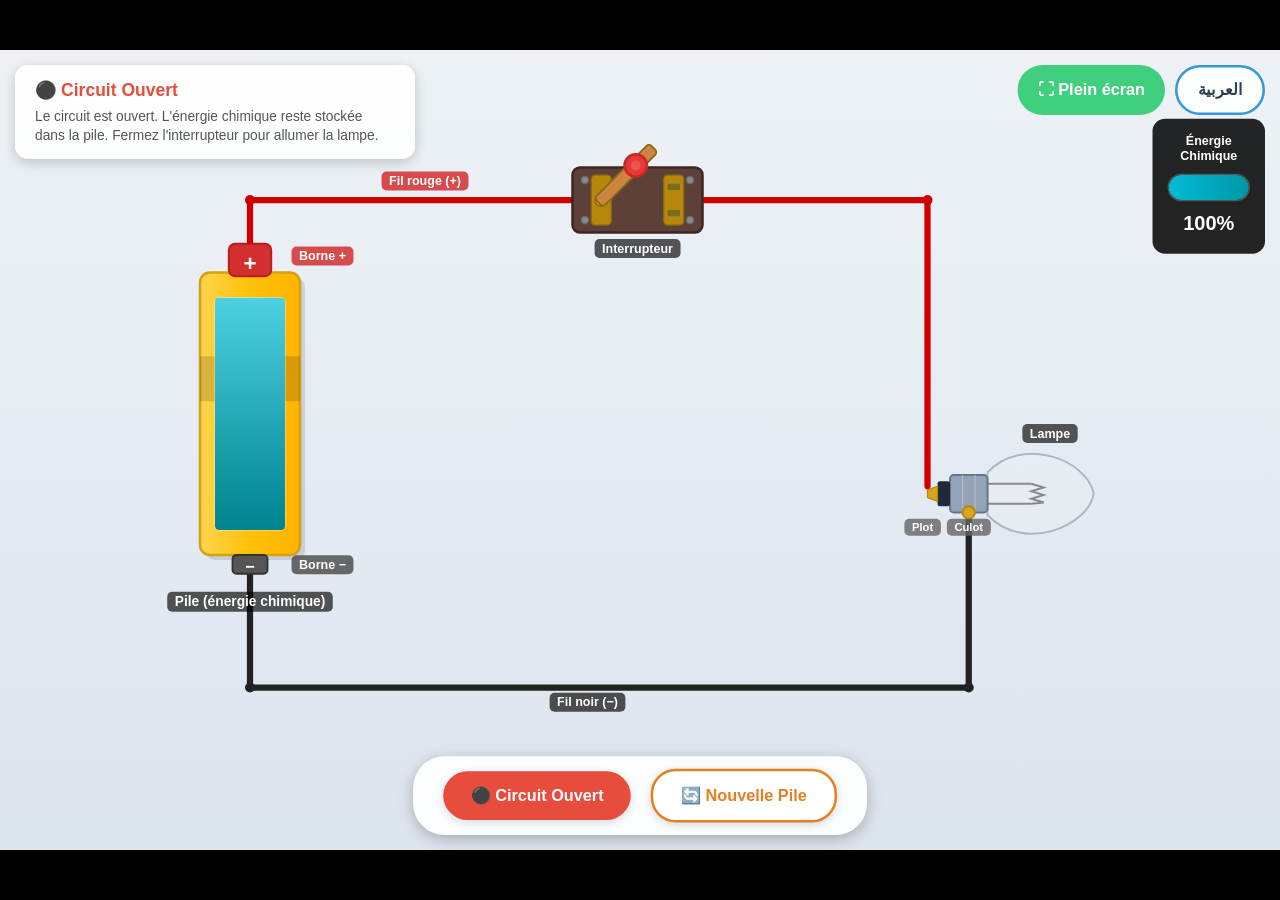
<file: simulations/batterie_sim.html>
<!DOCTYPE html>
<html lang="fr" dir="ltr">
<head>
    <meta charset="UTF-8">
    <meta name="viewport" content="width=device-width, initial-scale=1.0">
    <title>Simulation Batterie | محاكاة البطارية</title>
    <script src="../libs/tailwindcss.js"></script>
    <style>
        html, body { margin: 0; overflow: hidden; background: #000; width: 100%; height: 100%; }
        body { font-family: 'Segoe UI', Tahoma, Geneva, Verdana, sans-serif; }
        #sim-wrapper {
            width: 1024px; height: 640px;
            position: absolute; transform-origin: top left;
            overflow: hidden;
            background: linear-gradient(180deg, #eef2f7, #dce4ed);
        }
        #switch-blade {
            transform-box: view-box;
            transform-origin: 481px 120px;
            transition: transform 0.3s ease;
        }
        @keyframes glow-pulse {
            0%, 100% { opacity: 0.5; }
            50% { opacity: 0.85; }
        }
        .glow-active { animation: glow-pulse 1.8s ease-in-out infinite; }
        .top-btn {
            padding: 8px 16px; border: none; border-radius: 20px;
            cursor: pointer; font-weight: 700; font-size: 13px; transition: all 0.2s;
        }
        html[dir="rtl"] #info-panel { direction: rtl; text-align: right; }
        @media screen and (orientation: portrait) {
            body.fullscreen-mode {
                transform: rotate(90deg); transform-origin: left top;
                width: 100vh; height: 100vw;
                position: absolute; top: 100%; left: 0;
            }
        }
    </style>
</head>
<body>
<div id="sim-wrapper">

    <!-- Top Right Buttons -->
    <div style="position:absolute;top:12px;right:12px;display:flex;gap:8px;z-index:20;">
        <button class="top-btn" style="background:rgba(46,204,113,0.9);color:white;" onclick="toggleFullscreen()">
            ⛶ <span data-fr="Plein écran" data-ar="ملء الشاشة">Plein écran</span>
        </button>
        <button class="top-btn" style="background:rgba(255,255,255,0.9);border:2px solid #3498db;color:#2c3e50;" onclick="toggleLanguage()">
            <span id="lang-label">العربية</span>
        </button>
    </div>

    <!-- Main Circuit SVG -->
    <svg id="circuit" viewBox="0 0 1024 640" width="1024" height="640" style="position:absolute;top:0;left:0;">
        <defs>
            <linearGradient id="battGrad" x1="0" y1="0" x2="1" y2="0">
                <stop offset="0%" stop-color="#FFD54F"/>
                <stop offset="50%" stop-color="#FFC107"/>
                <stop offset="100%" stop-color="#FFB300"/>
            </linearGradient>
            <linearGradient id="chemGrad" x1="0" y1="0" x2="0" y2="1">
                <stop offset="0%" stop-color="#4DD0E1"/>
                <stop offset="100%" stop-color="#00838F"/>
            </linearGradient>
            <linearGradient id="chemGradLow" x1="0" y1="0" x2="0" y2="1">
                <stop offset="0%" stop-color="#FF7043"/>
                <stop offset="100%" stop-color="#D84315"/>
            </linearGradient>
            <radialGradient id="glowGrad">
                <stop offset="0%" stop-color="rgba(255,255,150,0.7)"/>
                <stop offset="100%" stop-color="rgba(255,255,150,0)"/>
            </radialGradient>
            <clipPath id="chemClip">
                <rect x="172" y="198" width="56" height="186" rx="3"/>
            </clipPath>
        </defs>

        <!-- ===== WIRES ===== -->
        <!-- Red wire: Battery+ → Switch left -->
        <path d="M 200 155 L 200 120 L 477 120" fill="none" stroke="#D00000" stroke-width="5" stroke-linecap="round" stroke-linejoin="round"/>
        <!-- Red wire (+): Switch right → down to Plot -->
        <path d="M 543 120 L 742 120 L 742 349" fill="none" stroke="#D00000" stroke-width="5" stroke-linecap="round" stroke-linejoin="round"/>
        <!-- Black wire (-): Culot bottom → down → Battery- -->
        <path d="M 775 370 L 775 510 L 200 510 L 200 419" fill="none" stroke="#222" stroke-width="5" stroke-linecap="round" stroke-linejoin="round"/>
        <!-- Corner dots -->
        <circle cx="200" cy="120" r="4" fill="#D00000"/>
        <circle cx="742" cy="120" r="4" fill="#D00000"/>
        <circle cx="775" cy="510" r="4" fill="#222"/>
        <circle cx="200" cy="510" r="4" fill="#222"/>

        <!-- Hidden electron paths -->
        <path id="ePathRed" d="M 200 155 L 200 120 L 742 120 L 742 349" fill="none" stroke="none"/>
        <path id="ePathBlack" d="M 775 370 L 775 510 L 200 510 L 200 419" fill="none" stroke="none"/>

        <!-- ===== BATTERY ===== -->
        <g id="battery-group">
            <rect x="164" y="182" width="80" height="226" rx="8" fill="rgba(0,0,0,0.12)"/>
            <rect x="160" y="178" width="80" height="226" rx="8" fill="url(#battGrad)" stroke="#D4A017" stroke-width="2"/>
            <rect x="160" y="245" width="80" height="36" fill="rgba(0,0,0,0.15)"/>
            <text x="200" y="268" text-anchor="middle" fill="white" font-size="14" font-weight="bold" opacity="0.7">1.5V</text>
            <!-- Positive terminal -->
            <rect x="183" y="155" width="34" height="26" rx="5" fill="#D32F2F" stroke="#B71C1C" stroke-width="1.5"/>
            <text x="200" y="172" text-anchor="middle" fill="white" font-weight="bold" font-size="18" dominant-baseline="middle">+</text>
            <!-- Negative terminal -->
            <rect x="186" y="404" width="28" height="15" rx="3" fill="#555" stroke="#333" stroke-width="1.5"/>
            <text x="200" y="414" text-anchor="middle" fill="white" font-weight="bold" font-size="13" dominant-baseline="middle">−</text>
            <!-- Chemical energy window -->
            <rect x="172" y="198" width="56" height="186" rx="4" fill="rgba(255,255,255,0.35)" stroke="rgba(255,255,255,0.5)" stroke-width="1"/>
            <rect id="chem-level" x="172" y="198" width="56" height="186" rx="3" fill="url(#chemGrad)" clip-path="url(#chemClip)"/>
            <!-- Bubbles -->
            <g id="bubbles" style="display:none;" clip-path="url(#chemClip)">
                <circle cx="185" cy="370" r="3" fill="rgba(255,255,255,0.5)">
                    <animate attributeName="cy" values="370;210" dur="2s" repeatCount="indefinite"/>
                    <animate attributeName="opacity" values="0.6;0" dur="2s" repeatCount="indefinite"/>
                </circle>
                <circle cx="200" cy="360" r="2" fill="rgba(255,255,255,0.4)">
                    <animate attributeName="cy" values="360;220" dur="1.6s" repeatCount="indefinite" begin="0.4s"/>
                    <animate attributeName="opacity" values="0.5;0" dur="1.6s" repeatCount="indefinite" begin="0.4s"/>
                </circle>
                <circle cx="212" cy="375" r="2.5" fill="rgba(255,255,255,0.5)">
                    <animate attributeName="cy" values="375;215" dur="1.8s" repeatCount="indefinite" begin="0.7s"/>
                    <animate attributeName="opacity" values="0.6;0" dur="1.8s" repeatCount="indefinite" begin="0.7s"/>
                </circle>
                <circle cx="220" cy="365" r="2" fill="rgba(255,255,255,0.4)">
                    <animate attributeName="cy" values="365;225" dur="2.2s" repeatCount="indefinite" begin="1s"/>
                    <animate attributeName="opacity" values="0.5;0" dur="2.2s" repeatCount="indefinite" begin="1s"/>
                </circle>
            </g>
        </g>

        <!-- ===== KNIFE SWITCH ===== -->
        <g id="switch-group" style="cursor:pointer;" onclick="toggleCircuit()">
            <rect x="458" y="94" width="104" height="52" rx="6" fill="#5D4037" stroke="#3E2723" stroke-width="2"/>
            <circle cx="468" cy="104" r="3" fill="#888" stroke="#666" stroke-width="1"/>
            <circle cx="552" cy="104" r="3" fill="#888" stroke="#666" stroke-width="1"/>
            <circle cx="468" cy="136" r="3" fill="#888" stroke="#666" stroke-width="1"/>
            <circle cx="552" cy="136" r="3" fill="#888" stroke="#666" stroke-width="1"/>
            <!-- Left terminal post (pivot) -->
            <rect x="473" y="100" width="16" height="40" rx="3" fill="#B8860B" stroke="#8B6914" stroke-width="1"/>
            <circle cx="481" cy="120" r="5" fill="#DAA520" stroke="#8B6914" stroke-width="1"/>
            <!-- Right terminal post (jaw) -->
            <rect x="531" y="100" width="16" height="40" rx="3" fill="#B8860B" stroke="#8B6914" stroke-width="1"/>
            <rect x="534" y="107" width="10" height="5" rx="1" fill="#7B6B1A"/>
            <rect x="534" y="128" width="10" height="5" rx="1" fill="#7B6B1A"/>
            <!-- Blade -->
            <g id="switch-blade" style="transform: rotate(-45deg);">
                <rect x="478" y="115" width="62" height="10" rx="3" fill="#CD853F" stroke="#8B6914" stroke-width="1.5"/>
                <circle cx="520" cy="120" r="9" fill="#E53935" stroke="#C62828" stroke-width="2"/>
                <circle cx="520" cy="120" r="4" fill="#EF5350"/>
            </g>
        </g>

        <!-- ===== LAMP (horizontal: glass→right, culot→center, plot→left) ===== -->
        <g id="lamp-group">
            <!-- Glow -->
            <circle id="lamp-glow" cx="835" cy="355" r="80" fill="url(#glowGrad)" opacity="0"/>
            <!-- Glass bulb (pointing right) -->
            <path id="bulb-glass" d="M 790 338 C 818 308 870 328 875 355 C 870 382 818 402 790 372 Z"
                  fill="rgba(240,240,240,0.2)" stroke="#adb5bd" stroke-width="1.5"/>
            <!-- Internal leads (horizontal) -->
            <line x1="790" y1="347" x2="825" y2="347" stroke="#888" stroke-width="1.5"/>
            <line x1="790" y1="363" x2="825" y2="363" stroke="#888" stroke-width="1.5"/>
            <!-- Filament (vertical zigzag between leads) -->
            <path id="filament" d="M 825 347 L 835 350 L 825 353 L 835 356 L 825 359 L 835 362 L 825 363"
                  fill="none" stroke="#888" stroke-width="1.5"/>
            <!-- Culot / Socket (horizontal cylinder) -->
            <rect x="760" y="340" width="30" height="30" rx="3" fill="#94a3b8" stroke="#64748b" stroke-width="1.5"/>
            <!-- Threading lines (vertical) -->
            <line x1="770" y1="340" x2="770" y2="370" stroke="#cbd5e1" stroke-width="1" opacity="0.5"/>
            <line x1="780" y1="340" x2="780" y2="370" stroke="#cbd5e1" stroke-width="1" opacity="0.5"/>
            <!-- Culot terminal (bottom - black wire connects here) -->
            <circle cx="775" cy="370" r="5" fill="#DAA520" stroke="#B8860B" stroke-width="1.5"/>
            <!-- Insulator -->
            <rect x="750" y="345" width="10" height="20" rx="2" fill="#1e293b"/>
            <!-- Plot / center contact (left - black wire connects here) -->
            <path d="M 750 349 L 742 352 L 742 358 L 750 361 Z" fill="#DAA520" stroke="#B8860B" stroke-width="1"/>
        </g>

        <!-- ===== ELECTRONS ===== -->
        <g id="electrons-red" style="display:none;">
            <circle r="5" fill="#FFD700" opacity="0.9"><animateMotion dur="2.5s" repeatCount="indefinite"><mpath href="#ePathRed"/></animateMotion></circle>
            <circle r="5" fill="#FFD700" opacity="0.9"><animateMotion dur="2.5s" repeatCount="indefinite" begin="-0.8s"><mpath href="#ePathRed"/></animateMotion></circle>
            <circle r="5" fill="#FFD700" opacity="0.9"><animateMotion dur="2.5s" repeatCount="indefinite" begin="-1.6s"><mpath href="#ePathRed"/></animateMotion></circle>
        </g>
        <g id="electrons-black" style="display:none;">
            <circle r="5" fill="#FFD700" opacity="0.9"><animateMotion dur="2.5s" repeatCount="indefinite"><mpath href="#ePathBlack"/></animateMotion></circle>
            <circle r="5" fill="#FFD700" opacity="0.9"><animateMotion dur="2.5s" repeatCount="indefinite" begin="-1.2s"><mpath href="#ePathBlack"/></animateMotion></circle>
        </g>

        <!-- ===== LABELS ===== -->
        <g class="label-group"><rect rx="4" fill="rgba(0,0,0,0.65)"/><text id="label-battery" x="200" y="445" text-anchor="middle" fill="white" font-size="11" font-weight="bold">Pile (énergie chimique)</text></g>
        <g class="label-group"><rect rx="4" fill="rgba(211,47,47,0.85)"/><text id="label-pos" x="258" y="168" text-anchor="middle" fill="white" font-size="10" font-weight="bold">Borne +</text></g>
        <g class="label-group"><rect rx="4" fill="rgba(80,80,80,0.85)"/><text id="label-neg" x="258" y="415" text-anchor="middle" fill="white" font-size="10" font-weight="bold">Borne −</text></g>
        <g class="label-group"><rect rx="4" fill="rgba(0,0,0,0.65)"/><text id="label-switch" x="510" y="162" text-anchor="middle" fill="white" font-size="10" font-weight="bold">Interrupteur</text></g>
        <g class="label-group"><rect rx="4" fill="rgba(0,0,0,0.65)"/><text id="label-lamp" x="840" y="310" text-anchor="middle" fill="white" font-size="10" font-weight="bold">Lampe</text></g>
        <g class="label-group"><rect rx="4" fill="rgba(100,100,100,0.8)"/><text id="label-culot" x="775" y="385" text-anchor="middle" fill="white" font-size="9" font-weight="bold">Culot</text></g>
        <g class="label-group"><rect rx="4" fill="rgba(100,100,100,0.8)"/><text id="label-plot" x="738" y="385" text-anchor="middle" fill="white" font-size="9" font-weight="bold">Plot</text></g>
        <g class="label-group"><rect rx="4" fill="rgba(211,47,47,0.85)"/><text id="label-wire-red" x="340" y="108" text-anchor="middle" fill="white" font-size="10" font-weight="bold">Fil rouge (+)</text></g>
        <g class="label-group"><rect rx="4" fill="rgba(50,50,50,0.85)"/><text id="label-wire-black" x="470" y="525" text-anchor="middle" fill="white" font-size="10" font-weight="bold">Fil noir (−)</text></g>
    </svg>

    <!-- Info Panel -->
    <div id="info-panel" style="position:absolute;top:12px;left:12px;background:rgba(255,255,255,0.92);padding:10px 16px;border-radius:10px;box-shadow:0 3px 10px rgba(0,0,0,0.2);max-width:320px;z-index:15;">
        <div id="info-title" style="font-size:14px;font-weight:800;color:#e74c3c;margin-bottom:3px;"></div>
        <div id="info-text" style="font-size:11px;color:#555;line-height:1.4;"></div>
    </div>

    <!-- Energy Panel -->
    <div id="energy-panel" style="position:absolute;right:12px;top:55px;background:rgba(0,0,0,0.85);border-radius:10px;padding:12px;z-index:15;color:white;width:90px;text-align:center;">
        <div id="energy-label" style="font-size:10px;font-weight:700;margin-bottom:8px;line-height:1.2;" data-fr="Énergie Chimique" data-ar="الطاقة الكيميائية">Énergie Chimique</div>
        <div style="width:100%;height:22px;background:#333;border-radius:11px;overflow:hidden;border:1px solid #555;">
            <div id="energy-bar" style="height:100%;width:100%;background:linear-gradient(90deg,#00BCD4,#0097A7);border-radius:11px;transition:width 0.3s;"></div>
        </div>
        <div id="energy-percentage" style="font-size:16px;font-weight:800;margin-top:6px;">100%</div>
    </div>

    <!-- Controls Bar -->
    <div style="position:absolute;bottom:12px;left:50%;transform:translateX(-50%);background:rgba(255,255,255,0.92);padding:10px 24px;border-radius:25px;box-shadow:0 3px 12px rgba(0,0,0,0.25);display:flex;gap:16px;align-items:center;z-index:20;">
        <button id="circuit-switch-btn" onclick="toggleCircuit()" style="padding:10px 22px;border:none;border-radius:20px;cursor:pointer;font-weight:700;font-size:13px;background:#e74c3c;color:white;box-shadow:0 2px 8px rgba(0,0,0,0.15);transition:all 0.3s;">
            <span data-fr-off="⚫ Circuit Ouvert" data-fr-on="✅ Circuit Fermé" data-ar-off="⚫ دارة مفتوحة" data-ar-on="✅ دارة مغلقة">⚫ Circuit Ouvert</span>
        </button>
        <button onclick="resetBattery()" style="padding:10px 22px;border:2px solid #e67e22;border-radius:20px;cursor:pointer;font-weight:700;font-size:13px;background:white;color:#e67e22;box-shadow:0 2px 8px rgba(0,0,0,0.15);transition:all 0.3s;">
            <span data-fr="🔄 Nouvelle Pile" data-ar="🔄 بطارية جديدة">🔄 Nouvelle Pile</span>
        </button>
    </div>

</div>

<script>
// ============ STATE ============
let currentLang = 'fr';
let circuitClosed = false;
let chemicalEnergy = 100;

const DESIGN_W = 1024, DESIGN_H = 640;
const wrapper = document.getElementById('sim-wrapper');

// ============ SCALE TO FIT + PINCH-TO-ZOOM ============
let userZoom = 1, panX = 0, panY = 0;
function scaleToFit() {
    const vw = window.innerWidth, vh = window.innerHeight;
    const baseScale = Math.min(vw / DESIGN_W, vh / DESIGN_H);
    const totalScale = baseScale * userZoom;
    wrapper.style.transform = 'translate(' + panX + 'px,' + panY + 'px) scale(' + totalScale + ')';
    wrapper.style.left = ((vw - DESIGN_W * baseScale) / 2) + 'px';
    wrapper.style.top = ((vh - DESIGN_H * baseScale) / 2) + 'px';
}
scaleToFit();
window.addEventListener('resize', function() { userZoom = 1; panX = 0; panY = 0; scaleToFit(); });

(function() {
    var pinching = false, lastDist = 0, lastMidX = 0, lastMidY = 0, lastTap = 0;
    document.addEventListener('touchstart', function(e) {
        if (e.touches.length === 2) {
            e.preventDefault();
            pinching = true;
            var t1 = e.touches[0], t2 = e.touches[1];
            lastDist = Math.hypot(t2.clientX - t1.clientX, t2.clientY - t1.clientY);
            lastMidX = (t1.clientX + t2.clientX) / 2;
            lastMidY = (t1.clientY + t2.clientY) / 2;
        }
    }, { passive: false });
    document.addEventListener('touchmove', function(e) {
        if (!pinching || e.touches.length !== 2) return;
        e.preventDefault();
        var t1 = e.touches[0], t2 = e.touches[1];
        var dist = Math.hypot(t2.clientX - t1.clientX, t2.clientY - t1.clientY);
        var midX = (t1.clientX + t2.clientX) / 2;
        var midY = (t1.clientY + t2.clientY) / 2;
        var oldZoom = userZoom;
        userZoom = Math.max(1, Math.min(5, userZoom * (dist / lastDist)));
        var vw = window.innerWidth, vh = window.innerHeight;
        var baseScale = Math.min(vw / DESIGN_W, vh / DESIGN_H);
        var cx = (vw - DESIGN_W * baseScale) / 2;
        var cy = (vh - DESIGN_H * baseScale) / 2;
        var ratio = userZoom / oldZoom;
        panX = panX * ratio + (1 - ratio) * (midX - cx);
        panY = panY * ratio + (1 - ratio) * (midY - cy);
        panX += midX - lastMidX;
        panY += midY - lastMidY;
        lastDist = dist; lastMidX = midX; lastMidY = midY;
        scaleToFit();
    }, { passive: false });
    document.addEventListener('touchend', function(e) {
        if (e.touches.length < 2) pinching = false;
        if (userZoom <= 1.05) { userZoom = 1; panX = 0; panY = 0; scaleToFit(); }
        if (e.touches.length === 0) {
            var now = Date.now();
            if (now - lastTap < 300 && userZoom > 1) { userZoom = 1; panX = 0; panY = 0; scaleToFit(); }
            lastTap = now;
        }
    });
})();

// ============ TEXTS ============
const texts = {
    fr: {
        open: { title: "⚫ Circuit Ouvert", desc: "Le circuit est ouvert. L'énergie chimique reste stockée dans la pile. Fermez l'interrupteur pour allumer la lampe." },
        closed: { title: "✅ Circuit Fermé", desc: "Le circuit est fermé ! Les réactions chimiques produisent un courant électrique. La lampe brille ⚡" },
        empty: { title: "🔋 Pile Épuisée", desc: "La pile est vide ! Les réactifs chimiques sont épuisés. Installez une nouvelle pile." },
        labels: { battery: "Pile (énergie chimique)", pos: "Borne +", neg: "Borne −", switch: "Interrupteur", lamp: "Lampe", culot: "Culot", plot: "Plot", wireRed: "Fil rouge (+)", wireBlack: "Fil noir (−)" }
    },
    ar: {
        open: { title: "⚫ دارة مفتوحة", desc: "الدارة مفتوحة. الطاقة الكيميائية تبقى مخزنة في البطارية. أغلق المفتاح لإضاءة المصباح." },
        closed: { title: "✅ دارة مغلقة", desc: "الدارة مغلقة! التفاعلات الكيميائية تنتج تياراً كهربائياً. المصباح يضيء ⚡" },
        empty: { title: "🔋 بطارية فارغة", desc: "البطارية فارغة! المواد الكيميائية استُهلكت. ركب بطارية جديدة." },
        labels: { battery: "بطارية (طاقة كيميائية)", pos: "القطب +", neg: "القطب −", switch: "مفتاح كهربائي", lamp: "مصباح", culot: "القلنسوة", plot: "النقطة", wireRed: "سلك أحمر (+)", wireBlack: "سلك أسود (−)" }
    }
};

// ============ CONTROLS ============
function toggleCircuit() {
    if (chemicalEnergy <= 0) return;
    circuitClosed = !circuitClosed;
    updateAll();
}

function resetBattery() {
    chemicalEnergy = 100;
    circuitClosed = false;
    updateAll();
}

// ============ DYNAMIC LABEL SIZING ============
function adjustLabelRects() {
    document.querySelectorAll('.label-group').forEach(function(g) {
        var text = g.querySelector('text');
        var rect = g.querySelector('rect');
        if (text && rect) {
            var bbox = text.getBBox();
            rect.setAttribute('x', bbox.x - 6);
            rect.setAttribute('y', bbox.y - 2);
            rect.setAttribute('width', bbox.width + 12);
            rect.setAttribute('height', bbox.height + 4);
        }
    });
}

// ============ UPDATE ALL ============
function updateAll() {
    var active = circuitClosed && chemicalEnergy > 0;

    // Switch blade
    document.getElementById('switch-blade').style.transform =
        circuitClosed ? 'rotate(0deg)' : 'rotate(-45deg)';

    // Electrons
    document.getElementById('electrons-red').style.display = active ? '' : 'none';
    document.getElementById('electrons-black').style.display = active ? '' : 'none';

    // Bubbles
    document.getElementById('bubbles').style.display = active ? '' : 'none';

    // Chemical energy level
    var h = 186 * chemicalEnergy / 100;
    var y = 198 + 186 - h;
    var chemLevel = document.getElementById('chem-level');
    chemLevel.setAttribute('y', y);
    chemLevel.setAttribute('height', h);
    chemLevel.setAttribute('fill', chemicalEnergy > 30 ? 'url(#chemGrad)' : 'url(#chemGradLow)');

    // Energy bar
    var bar = document.getElementById('energy-bar');
    bar.style.width = chemicalEnergy + '%';
    document.getElementById('energy-percentage').textContent = Math.round(chemicalEnergy) + '%';
    if (chemicalEnergy > 60) bar.style.background = 'linear-gradient(90deg,#00BCD4,#0097A7)';
    else if (chemicalEnergy > 30) bar.style.background = 'linear-gradient(90deg,#FF9800,#F57C00)';
    else bar.style.background = 'linear-gradient(90deg,#F44336,#D32F2F)';

    // Lamp
    var glow = document.getElementById('lamp-glow');
    var glass = document.getElementById('bulb-glass');
    var filament = document.getElementById('filament');
    if (active) {
        var b = chemicalEnergy / 100;
        glow.setAttribute('opacity', (b * 0.7).toString());
        glow.classList.add('glow-active');
        glass.setAttribute('fill', 'rgba(255,255,200,' + (0.2 + b * 0.3) + ')');
        filament.setAttribute('stroke', '#FFD700');
        filament.setAttribute('stroke-width', '2.5');
        filament.style.filter = 'drop-shadow(0 0 ' + (b * 12) + 'px rgba(255,200,50,0.8))';
    } else {
        glow.setAttribute('opacity', '0');
        glow.classList.remove('glow-active');
        glass.setAttribute('fill', 'rgba(240,240,240,0.2)');
        filament.setAttribute('stroke', '#888');
        filament.setAttribute('stroke-width', '1.5');
        filament.style.filter = 'none';
    }

    // Switch button
    var switchBtn = document.getElementById('circuit-switch-btn');
    var switchSpan = switchBtn.querySelector('span');
    switchBtn.style.background = circuitClosed ? '#27ae60' : '#e74c3c';
    var attr = (circuitClosed ? currentLang + 'On' : currentLang + 'Off');
    switchSpan.textContent = switchSpan.dataset[attr];

    // Info panel
    var t = texts[currentLang];
    var infoTitle = document.getElementById('info-title');
    var infoText = document.getElementById('info-text');
    if (chemicalEnergy <= 0) { infoTitle.textContent = t.empty.title; infoText.textContent = t.empty.desc; }
    else if (circuitClosed) { infoTitle.textContent = t.closed.title; infoText.textContent = t.closed.desc; }
    else { infoTitle.textContent = t.open.title; infoText.textContent = t.open.desc; }

    // Labels
    var L = t.labels;
    document.getElementById('label-battery').textContent = L.battery;
    document.getElementById('label-pos').textContent = L.pos;
    document.getElementById('label-neg').textContent = L.neg;
    document.getElementById('label-switch').textContent = L.switch;
    document.getElementById('label-lamp').textContent = L.lamp;
    document.getElementById('label-culot').textContent = L.culot;
    document.getElementById('label-plot').textContent = L.plot;
    document.getElementById('label-wire-red').textContent = L.wireRed;
    document.getElementById('label-wire-black').textContent = L.wireBlack;
    adjustLabelRects();
}

// ============ ENERGY DRAIN LOOP ============
function tick() {
    if (circuitClosed && chemicalEnergy > 0) {
        chemicalEnergy -= 0.05;
        if (chemicalEnergy < 0) chemicalEnergy = 0;
        if (chemicalEnergy <= 0) {
            circuitClosed = false;
        }
        updateAll();
    }
    requestAnimationFrame(tick);
}

// ============ LANGUAGE ============
function toggleLanguage() {
    currentLang = currentLang === 'fr' ? 'ar' : 'fr';
    var html = document.documentElement;
    if (currentLang === 'ar') {
        html.setAttribute('dir', 'rtl'); html.setAttribute('lang', 'ar');
        document.getElementById('lang-label').textContent = 'Français';
    } else {
        html.setAttribute('dir', 'ltr'); html.setAttribute('lang', 'fr');
        document.getElementById('lang-label').textContent = 'العربية';
    }
    document.querySelectorAll('[data-fr]').forEach(function(el) {
        if (el.dataset[currentLang]) el.textContent = el.dataset[currentLang];
    });
    updateAll();
}

// ============ FULLSCREEN ============
function toggleFullscreen() {
    if (!document.fullscreenElement) {
        document.body.requestFullscreen().then(function() {
            document.body.classList.add('fullscreen-mode');
            if (screen.orientation && screen.orientation.lock) screen.orientation.lock('landscape').catch(function(){});
            scaleToFit();
        }).catch(function(){});
    } else {
        document.exitFullscreen();
        document.body.classList.remove('fullscreen-mode');
    }
}
document.addEventListener('fullscreenchange', function() {
    if (!document.fullscreenElement) document.body.classList.remove('fullscreen-mode');
    scaleToFit();
});

// ============ INIT ============
updateAll();
tick();
</script>
</body>
</html>
</file>
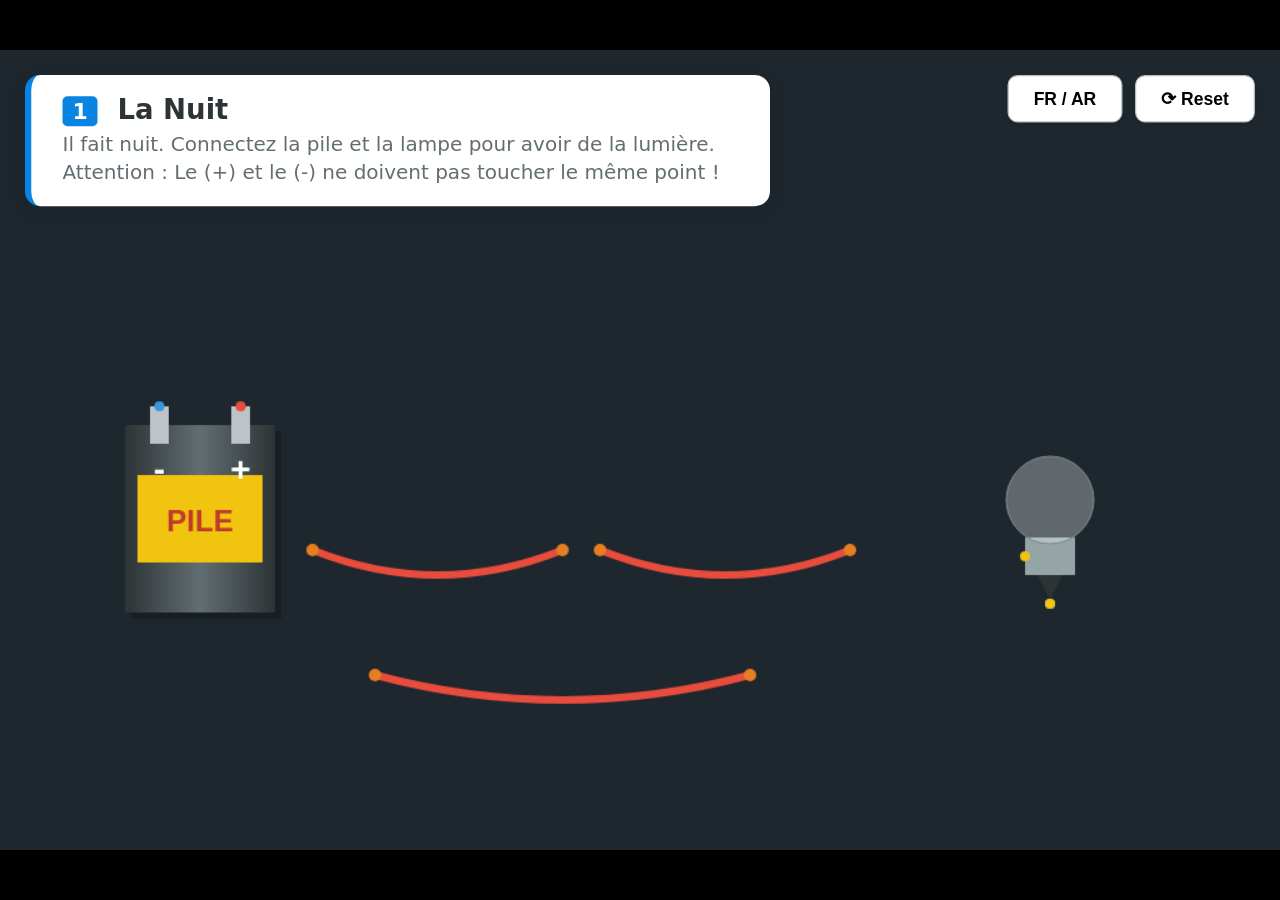
<file: simulations/elements de circuit simple.html>
<!DOCTYPE html>
<html lang="fr">

<head>
    <meta charset="UTF-8">
    <meta name="viewport" content="width=device-width, initial-scale=1.0">
    <title>Simulation : L'Interrupteur (Corrigé)</title>

    <style>
        /* --- CSS SETUP --- */
        html,
        body {
            margin: 0;
            padding: 0;
            overflow: hidden;
            background: #000;
            width: 100%;
            height: 100%;
            touch-action: none;
            font-family: system-ui, -apple-system, 'Segoe UI', sans-serif;
            user-select: none;
            -webkit-user-select: none;
            transition: background-color 1s ease;
        }

        #sim-wrapper {
            width: 1024px;
            height: 640px;
            position: absolute;
            transform-origin: top left;
            overflow: hidden;
            transition: background 1s ease;
        }

        /* UI */
        #ui-layer {
            position: absolute;
            top: 0;
            left: 0;
            width: 100%;
            height: 100%;
            pointer-events: none;
            display: flex;
            flex-direction: column;
            justify-content: space-between;
            padding: 20px;
            box-sizing: border-box;
        }

        .ui-top-bar {
            display: flex;
            justify-content: space-between;
            align-items: flex-start;
            pointer-events: auto;
            z-index: 10;
        }

        .instruction-card {
            background: #fff;
            padding: 15px 25px;
            border-radius: 12px;
            box-shadow: 0 4px 15px rgba(0, 0, 0, 0.1);
            max-width: 55%;
            border-left: 5px solid #0984e3;
            transition: transform 0.3s ease;
        }

        h1 {
            margin: 0 0 5px 0;
            font-size: 22px;
            color: #2d3436;
            font-weight: 700;
        }

        p {
            margin: 0;
            font-size: 16px;
            color: #636e72;
            line-height: 1.4;
        }

        .step-badge {
            background: #0984e3;
            color: white;
            padding: 2px 8px;
            border-radius: 4px;
            font-size: 0.8em;
            vertical-align: middle;
            margin-right: 8px;
        }

        .controls {
            display: flex;
            gap: 10px;
        }

        button {
            background: #fff;
            border: 1px solid #b2bec3;
            padding: 10px 20px;
            border-radius: 8px;
            cursor: pointer;
            font-weight: 600;
            font-size: 14px;
            box-shadow: 0 2px 5px rgba(0, 0, 0, 0.1);
            transition: all 0.2s;
        }

        button:hover {
            background: #f1f2f6;
            transform: translateY(-2px);
        }

        button.primary {
            background: #0984e3;
            color: white;
            border: none;
        }

        button.next-level {
            background: #00b894;
            color: white;
            border: none;
            display: none;
            animation: pulse 2s infinite;
        }

        @keyframes pulse {
            0% {
                transform: scale(1);
            }

            50% {
                transform: scale(1.05);
            }

            100% {
                transform: scale(1);
            }
        }

        /* RTL */
        body.rtl {
            direction: rtl;
            font-family: 'Segoe UI', Tahoma, sans-serif;
        }

        body.rtl .instruction-card {
            border-left: none;
            border-right: 5px solid #0984e3;
        }

        body.rtl .step-badge {
            margin-right: 0;
            margin-left: 8px;
        }

        /* Success Overlay */
        #success-overlay {
            position: absolute;
            top: 50%;
            left: 50%;
            transform: translate(-50%, -50%) scale(0.5);
            background: rgba(255, 255, 255, 0.95);
            padding: 40px;
            border-radius: 20px;
            text-align: center;
            box-shadow: 0 20px 60px rgba(0, 0, 0, 0.4);
            opacity: 0;
            pointer-events: none;
            transition: all 0.5s cubic-bezier(0.175, 0.885, 0.32, 1.275);
            z-index: 100;
        }

        #success-overlay.show {
            opacity: 1;
            transform: translate(-50%, -50%) scale(1);
            pointer-events: auto;
        }
    </style>
</head>

<body>

    <div id="sim-wrapper">
        <canvas id="sim-canvas" width="1024" height="640"></canvas>

        <div id="ui-layer">
            <div class="ui-top-bar">
                <div class="instruction-card">
                    <h1><span class="step-badge" id="lvl-badge">M1</span> <span id="txt-title">La Nuit</span></h1>
                    <p id="txt-desc">Il fait nuit noire. Utilisez les 3 fils, la pile et la lampe pour vous éclairer.
                    </p>
                </div>
                <div class="controls">
                    <button class="next-level" id="btn-next" onclick="app.startMission2()">Mission Suivante ➔</button>
                    <button onclick="app.toggleLang()">FR / AR</button>
                    <button onclick="app.reset()">⟳ Reset</button>
                </div>
            </div>

            <div id="success-overlay">
                <h1 style="color:#27ae60; font-size:40px;">Mission Terminée !</h1>
                <p style="font-size:20px; margin-top:10px;">Vous maîtrisez le circuit électrique.</p>
                <div style="font-size: 60px; margin-top:20px;">🏆</div>
            </div>
        </div>
    </div>

    <script>
        /**
         * CONSTANTES & CONFIG
         */
        const CONFIG = {
            w: 1024, h: 640,
            colors: {
                night: '#1e272e', // Fond Nuit
                day: '#ecf0f1',   // Fond Jour
                wire: '#e74c3c',
                copper: '#e67e22'
            },
            snapRadius: 20 // Rayon réduit pour éviter les faux contacts
        };

        const TEXTS = {
            fr: {
                m1_title: "La Nuit",
                m1_desc: "Il fait nuit. Connectez la pile et la lampe pour avoir de la lumière. Attention : Le (+) et le (-) ne doivent pas toucher le même point !",
                m2_title_setup: "Le Jour",
                m2_desc_setup: "C'est le jour. Ajoutez l'interrupteur dans le circuit.",
                m2_title_night: "Fermer le circuit",
                m2_desc_night: "La nuit tombe... FERMEZ l'interrupteur pour allumer.",
                m2_title_day: "Ouvrir le circuit",
                m2_desc_day: "Le jour se lève ! Économisez l'énergie : OUVREZ l'interrupteur.",
                next: "Mission 2 ➔",
                finish_title: "Bravo !",
                finish_desc: "Simulation terminée avec succès."
            },
            ar: {
                m1_title: "الليل",
                m1_desc: "الجو مظلم. صل البطارية بالمصباح للحصول على الضوء. انتبه: لا تصل الموجب والسالب بنفس النقطة!",
                m2_title_setup: "النهار",
                m2_desc_setup: "إنه النهار. أضف القاطعة (المفتاح) إلى الدارة.",
                m2_title_night: "غلق الدارة",
                m2_desc_night: "حل الليل... أغلق القاطعة لإشعال الضوء.",
                m2_title_day: "فتح الدارة",
                m2_desc_day: "طلع النهار! وفر الطاقة: افتح القاطعة.",
                next: "المهمة 2 ➔",
                finish_title: "أحسنت !",
                finish_desc: "تمت المحاكاة بنجاح."
            }
        };

        /**
         * CLASSES GRAPHIQUES
         */

        class Entity {
            constructor(x, y, w, h) {
                this.x = x; this.y = y; this.w = w; this.h = h;
                this.isDragging = false;
                this.draggable = true;
            }
            contains(mx, my) { return mx >= this.x && mx <= this.x + this.w && my >= this.y && my <= this.y + this.h; }
        }

        class Battery extends Entity {
            constructor(x, y) {
                super(x, y, 120, 150);
                this.terminals = [
                    { x: 20, y: -15, w: 15, h: 30, id: 'bat-' },
                    { x: 85, y: -15, w: 15, h: 30, id: 'bat+' }
                ];
            }
            draw(ctx) {
                ctx.save(); ctx.translate(this.x, this.y);
                ctx.fillStyle = 'rgba(0,0,0,0.2)'; ctx.fillRect(5, 5, this.w, this.h);
                const g = ctx.createLinearGradient(0, 0, this.w, 0);
                g.addColorStop(0, '#2d3436'); g.addColorStop(0.5, '#636e72'); g.addColorStop(1, '#2d3436');
                ctx.fillStyle = g; ctx.fillRect(0, 0, this.w, this.h);
                ctx.fillStyle = '#f1c40f'; ctx.fillRect(10, 40, this.w - 20, 70);
                ctx.fillStyle = '#c0392b'; ctx.font = 'bold 24px sans-serif'; ctx.textAlign = 'center'; ctx.fillText('PILE', this.w / 2, 85);
                this.terminals.forEach((t, i) => {
                    ctx.fillStyle = '#bdc3c7'; ctx.fillRect(t.x, t.y, t.w, t.h);
                    ctx.fillStyle = '#fff'; ctx.font = 'bold 28px sans-serif'; ctx.textAlign = 'center';
                    if (i === 0) ctx.fillText('-', t.x + t.w / 2, t.y + 60);
                    if (i === 1) ctx.fillText('+', t.x + t.w / 2, t.y + 60);

                    // Point de connexion visible
                    ctx.fillStyle = (i === 0) ? '#3498db' : '#e74c3c'; // Bleu pour -, Rouge pour +
                    ctx.beginPath(); ctx.arc(t.x + t.w / 2, t.y, 4, 0, Math.PI * 2); ctx.fill();
                });
                ctx.restore();
            }
            getTerminalPos(i) { return { x: this.x + this.terminals[i].x + 7, y: this.y, id: this.terminals[i].id }; }
        }

        class Lamp extends Entity {
            constructor(x, y) {
                super(x, y, 80, 150); // Hauteur augmentée pour séparer visuellement
                this.isOn = false;
            }
            draw(ctx) {
                ctx.save(); ctx.translate(this.x, this.y);

                // Socket (Culot)
                ctx.fillStyle = '#95a5a6'; ctx.fillRect(20, 90, 40, 30);

                // Bulb
                ctx.beginPath(); ctx.arc(40, 60, 35, 0, Math.PI * 2);
                if (this.isOn) {
                    ctx.fillStyle = '#f1c40f'; ctx.shadowColor = '#f1c40f'; ctx.shadowBlur = 50; ctx.fill(); ctx.shadowBlur = 0;
                    ctx.strokeStyle = '#fff'; ctx.lineWidth = 3; ctx.stroke();
                } else {
                    ctx.fillStyle = 'rgba(255,255,255,0.3)'; ctx.strokeStyle = '#7f8c8d'; ctx.lineWidth = 1; ctx.fill(); ctx.stroke();
                }

                // Plot (Bas) - Séparé visuellement
                ctx.fillStyle = '#2d3436'; ctx.beginPath(); ctx.moveTo(30, 120); ctx.lineTo(50, 120); ctx.lineTo(40, 140); ctx.fill();
                ctx.fillStyle = '#bdc3c7'; ctx.beginPath(); ctx.arc(40, 143, 4, 0, Math.PI * 2); ctx.fill();

                // Points de connexion visibles
                // Culot
                ctx.fillStyle = '#f1c40f'; ctx.beginPath(); ctx.arc(20, 105, 4, 0, Math.PI * 2); ctx.fill();
                // Plot
                ctx.fillStyle = '#f1c40f'; ctx.beginPath(); ctx.arc(40, 143, 4, 0, Math.PI * 2); ctx.fill();

                ctx.restore();
            }
            getTerminalPos(i) {
                // Séparation spatiale plus importante
                if (i === 0) return { x: this.x + 20, y: this.y + 105, id: 'lamp-side' }; // Coté
                return { x: this.x + 40, y: this.y + 143, id: 'lamp-bot' }; // Bas
            }
        }

        class Switch extends Entity {
            constructor(x, y) {
                super(x, y, 100, 60);
                this.isOpen = true;
            }
            toggle() { this.isOpen = !this.isOpen; }
            draw(ctx) {
                ctx.save(); ctx.translate(this.x, this.y);
                ctx.fillStyle = '#34495e'; ctx.beginPath(); ctx.roundRect(0, 10, 100, 40, 5); ctx.fill();
                ctx.fillStyle = '#f39c12';
                ctx.beginPath(); ctx.arc(15, 30, 8, 0, Math.PI * 2); ctx.fill();
                ctx.beginPath(); ctx.arc(85, 30, 8, 0, Math.PI * 2); ctx.fill();
                ctx.save(); ctx.translate(15, 30);
                const angle = this.isOpen ? -0.5 : 0; ctx.rotate(angle);
                ctx.fillStyle = '#bdc3c7'; ctx.fillRect(0, -6, 75, 12);
                ctx.fillStyle = '#c0392b'; ctx.beginPath(); ctx.arc(70, 0, 12, 0, Math.PI * 2); ctx.fill();
                ctx.restore(); ctx.restore();
            }
            hitTestLever(mx, my) {
                const leverX = this.isOpen ? 15 + Math.cos(-0.5) * 70 : 15 + 70;
                const leverY = this.isOpen ? 30 + Math.sin(-0.5) * 70 : 30;
                const dist = Math.hypot(mx - (this.x + leverX), my - (this.y + leverY));
                return dist < 25;
            }
            getTerminalPos(i) {
                if (i === 0) return { x: this.x + 15, y: this.y + 30, id: 'sw-left' };
                return { x: this.x + 85, y: this.y + 30, id: 'sw-right' };
            }
        }

        class Wire {
            constructor(x1, y1, x2, y2) {
                this.id = 'w' + Math.random().toString(36).substr(2, 5);
                this.p1 = { x: x1, y: y1, connectedTo: null };
                this.p2 = { x: x2, y: y2, connectedTo: null };
            }
            draw(ctx) {
                ctx.beginPath(); ctx.moveTo(this.p1.x, this.p1.y);
                const mx = (this.p1.x + this.p2.x) / 2; const my = (this.p1.y + this.p2.y) / 2 + 40;
                ctx.quadraticCurveTo(mx, my, this.p2.x, this.p2.y);
                ctx.strokeStyle = CONFIG.colors.wire; ctx.lineWidth = 6; ctx.lineCap = 'round'; ctx.stroke();
                ctx.fillStyle = CONFIG.colors.copper;
                ctx.beginPath(); ctx.arc(this.p1.x, this.p1.y, 5, 0, Math.PI * 2); ctx.fill();
                ctx.beginPath(); ctx.arc(this.p2.x, this.p2.y, 5, 0, Math.PI * 2); ctx.fill();
            }
            hitTestEndpoints(mx, my) {
                if (Math.hypot(mx - this.p1.x, my - this.p1.y) < 20) return 'p1';
                if (Math.hypot(mx - this.p2.x, my - this.p2.y) < 20) return 'p2';
                return null;
            }
            hitTestBody(mx, my) {
                const cx = (this.p1.x + this.p2.x) / 2; const cy = (this.p1.y + this.p2.y) / 2 + 20;
                return Math.hypot(mx - cx, my - cy) < 30;
            }
        }

        /**
         * MOTEUR DE JEU
         */
        class App {
            constructor() {
                this.canvas = document.getElementById('sim-canvas');
                this.ctx = this.canvas.getContext('2d');
                this.wrapper = document.getElementById('sim-wrapper');
                this.state = 'M1'; this.isNight = true; this.lang = 'fr';
                this.components = []; this.wires = []; this.scale = 1;
                this.initM1(); this.bindEvents(); this.loop();
            }

            initM1() {
                this.state = 'M1'; this.isNight = true;
                this.components = []; this.wires = [];
                this.switchComp = null;

                this.battery = new Battery(100, 300);
                this.lamp = new Lamp(800, 300);
                this.components.push(this.battery, this.lamp);
                this.wires.push(new Wire(250, 400, 450, 400));
                this.wires.push(new Wire(480, 400, 680, 400));
                this.wires.push(new Wire(300, 500, 600, 500));
                this.updateUI(); this.updateAtmosphere();
            }

            startMission2() {
                this.state = 'M2_SETUP'; this.isNight = false;
                this.wires.forEach(w => { w.p1.connectedTo = null; w.p2.connectedTo = null; });
                this.switchComp = new Switch(460, 200);
                this.components.push(this.switchComp);
                document.getElementById('btn-next').style.display = 'none';
                this.updateUI(); this.updateAtmosphere();
            }

            updateAtmosphere() {
                this.wrapper.style.background = this.isNight ? CONFIG.colors.night : CONFIG.colors.day;
            }

            checkCircuit() {
                this.lamp.isOn = false;
                const adj = {};

                const addEdge = (id1, id2) => {
                    if (!adj[id1]) adj[id1] = []; if (!adj[id2]) adj[id2] = [];
                    adj[id1].push(id2); adj[id2].push(id1);
                };

                // 1. Fils
                this.wires.forEach(w => {
                    addEdge(w.id + '-p1', w.id + '-p2');
                    if (w.p1.connectedTo) addEdge(w.id + '-p1', w.p1.connectedTo);
                    if (w.p2.connectedTo) addEdge(w.id + '-p2', w.p2.connectedTo);
                });

                // 2. Composants Internes
                if (this.switchComp && !this.switchComp.isOpen) addEdge('sw-left', 'sw-right');

                // 3. CONTACTS DIRECTS
                const terminals = [];
                terminals.push(this.battery.getTerminalPos(0), this.battery.getTerminalPos(1));
                terminals.push(this.lamp.getTerminalPos(0), this.lamp.getTerminalPos(1));
                if (this.switchComp) terminals.push(this.switchComp.getTerminalPos(0), this.switchComp.getTerminalPos(1));

                for (let i = 0; i < terminals.length; i++) {
                    for (let j = i + 1; j < terminals.length; j++) {
                        const t1 = terminals[i]; const t2 = terminals[j];
                        // Seulement si c'est un vrai contact physique (distance très faible)
                        if (Math.hypot(t1.x - t2.x, t1.y - t2.y) < 25) {
                            addEdge(t1.id, t2.id);
                        }
                    }
                }

                // 4. Traversal depuis Bat+
                const visitedFromPlus = new Set();
                const stackP = ['bat+'];
                while (stackP.length > 0) {
                    const u = stackP.pop();
                    if (visitedFromPlus.has(u)) continue;
                    visitedFromPlus.add(u);
                    if (adj[u]) for (let v of adj[u]) stackP.push(v);
                }

                // 5. Traversal depuis Bat-
                const visitedFromMinus = new Set();
                const stackM = ['bat-'];
                while (stackM.length > 0) {
                    const u = stackM.pop();
                    if (visitedFromMinus.has(u)) continue;
                    visitedFromMinus.add(u);
                    if (adj[u]) for (let v of adj[u]) stackM.push(v);
                }

                // 6. Verification PHYSIQUE
                // Pour allumer, une borne de la lampe doit être au (+) ET l'autre au (-)
                const sideAtPlus = visitedFromPlus.has('lamp-side');
                const botAtPlus = visitedFromPlus.has('lamp-bot');
                const sideAtMinus = visitedFromMinus.has('lamp-side');
                const botAtMinus = visitedFromMinus.has('lamp-bot');

                // Cas valide 1: Side au (+) et Bot au (-)
                // Cas valide 2: Bot au (+) et Side au (-)
                // Condition: Pas de "court-circuit local" où le meme pole touche les deux

                if ((sideAtPlus && botAtMinus) || (botAtPlus && sideAtMinus)) {
                    this.lamp.isOn = true;
                }

                this.checkMissionLogic();
            }

            checkMissionLogic() {
                if (this.state === 'M1') {
                    document.getElementById('btn-next').style.display = this.lamp.isOn ? 'block' : 'none';
                }
                else if (this.state === 'M2_SETUP') {
                    if (this.switchComp && this.switchComp.isOpen) {
                        const realState = this.switchComp.isOpen;
                        this.switchComp.isOpen = false;
                        this.checkCircuit();
                        const works = this.lamp.isOn;
                        this.switchComp.isOpen = realState;
                        this.lamp.isOn = false;

                        if (works) {
                            this.state = 'M2_NIGHT'; this.isNight = true;
                            this.updateAtmosphere(); this.updateUI();
                        }
                    }
                }
                else if (this.state === 'M2_NIGHT') {
                    if (this.lamp.isOn) {
                        setTimeout(() => {
                            if (this.state === 'M2_NIGHT') {
                                this.state = 'M2_DAY'; this.isNight = false;
                                this.updateAtmosphere(); this.updateUI();
                            }
                        }, 1000);
                    }
                }
                else if (this.state === 'M2_DAY') {
                    if (!this.lamp.isOn && this.switchComp.isOpen) {
                        this.state = 'FINISHED';
                        document.getElementById('success-overlay').classList.add('show');
                    }
                }
            }

            trySnap(point) {
                point.connectedTo = null;
                let best = CONFIG.snapRadius; let targetID = null; let snapX = null, snapY = null;

                const check = (t) => {
                    const d = Math.hypot(point.x - t.x, point.y - t.y);
                    if (d < best) { best = d; targetID = t.id; snapX = t.x; snapY = t.y; }
                };

                check(this.battery.getTerminalPos(0)); check(this.battery.getTerminalPos(1));
                check(this.lamp.getTerminalPos(0)); check(this.lamp.getTerminalPos(1));
                if (this.switchComp) { check(this.switchComp.getTerminalPos(0)); check(this.switchComp.getTerminalPos(1)); }

                this.wires.forEach(w => {
                    const d1 = Math.hypot(point.x - w.p1.x, point.y - w.p1.y);
                    if (d1 < best && d1 > 1) { best = d1; targetID = w.id + '-p1'; snapX = w.p1.x; snapY = w.p1.y; }
                    const d2 = Math.hypot(point.x - w.p2.x, point.y - w.p2.y);
                    if (d2 < best && d2 > 1) { best = d2; targetID = w.id + '-p2'; snapX = w.p2.x; snapY = w.p2.y; }
                });

                if (targetID) { point.x = snapX; point.y = snapY; point.connectedTo = targetID; }
            }

            bindEvents() {
                const getXY = e => {
                    const r = this.canvas.getBoundingClientRect();
                    return { x: (e.clientX - r.left) * (CONFIG.w / r.width), y: (e.clientY - r.top) * (CONFIG.h / r.height) };
                };

                const start = (e) => {
                    e.preventDefault();
                    const { x, y } = getXY(e.touches ? e.touches[0] : e);
                    if (this.switchComp && this.switchComp.hitTestLever(x, y)) { this.switchComp.toggle(); this.checkCircuit(); return; }
                    for (let w of this.wires) {
                        const hit = w.hitTestEndpoints(x, y);
                        if (hit) {
                            this.dragObj = w; this.dragMode = hit;
                            if (hit === 'p1') w.p1.connectedTo = null; else w.p2.connectedTo = null;
                            this.checkCircuit(); return;
                        }
                    }
                    for (let c of this.components) {
                        if (c.contains(x, y)) {
                            this.dragObj = c; this.dragMode = 'comp';
                            this.dragOffset = { x: x - c.x, y: y - c.y }; return;
                        }
                    }
                    for (let w of this.wires) {
                        if (w.hitTestBody(x, y)) {
                            this.dragObj = w; this.dragMode = 'wireBody';
                            this.dragOffset = { x: x - w.p1.x, y: y - w.p1.y }; return;
                        }
                    }
                };

                const move = (e) => {
                    e.preventDefault(); if (!this.dragObj) return;
                    const { x, y } = getXY(e.touches ? e.touches[0] : e);
                    if (this.dragMode === 'p1') { this.dragObj.p1.x = x; this.dragObj.p1.y = y; }
                    else if (this.dragMode === 'p2') { this.dragObj.p2.x = x; this.dragObj.p2.y = y; }
                    else if (this.dragMode === 'comp') {
                        this.dragObj.x = x - this.dragOffset.x; this.dragObj.y = y - this.dragOffset.y;
                        this.wires.forEach(w => {
                            const ids = this.dragObj instanceof Battery ? 'bat' : (this.dragObj instanceof Lamp ? 'lamp' : 'sw');
                            if (w.p1.connectedTo && w.p1.connectedTo.includes(ids)) w.p1.connectedTo = null;
                            if (w.p2.connectedTo && w.p2.connectedTo.includes(ids)) w.p2.connectedTo = null;
                        });
                        this.checkCircuit();
                    }
                    else if (this.dragMode === 'wireBody') {
                        const dx = x - this.dragOffset.x - this.dragObj.p1.x;
                        const dy = y - this.dragOffset.y - this.dragObj.p1.y;
                        this.dragObj.p1.x += dx; this.dragObj.p1.y += dy;
                        this.dragObj.p2.x += dx; this.dragObj.p2.y += dy;
                        this.dragObj.p1.connectedTo = null; this.dragObj.p2.connectedTo = null;
                        this.checkCircuit();
                    }
                };

                const end = (e) => {
                    if (!this.dragObj) return;
                    if (this.dragObj instanceof Wire) {
                        if (this.dragMode === 'p1' || this.dragMode === 'wireBody') this.trySnap(this.dragObj.p1);
                        if (this.dragMode === 'p2' || this.dragMode === 'wireBody') this.trySnap(this.dragObj.p2);
                        this.checkCircuit();
                    }
                    this.dragObj = null;
                };

                this.canvas.addEventListener('mousedown', start);
                window.addEventListener('mousemove', move);
                window.addEventListener('mouseup', end);
                this.canvas.addEventListener('touchstart', start, { passive: false });
                window.addEventListener('touchmove', move, { passive: false });
                window.addEventListener('touchend', end);
                window.addEventListener('resize', () => this.scaleToFit());
                this.scaleToFit();
            }

            scaleToFit() {
                // handled by global scaleToFit
            }

            loop() {
                this.ctx.clearRect(0, 0, CONFIG.w, CONFIG.h);
                this.components.forEach(c => c.draw(this.ctx));
                this.wires.forEach(w => w.draw(this.ctx));
                requestAnimationFrame(() => this.loop());
            }

            toggleLang() {
                this.lang = this.lang === 'fr' ? 'ar' : 'fr';
                document.body.classList.toggle('rtl', this.lang === 'ar');
                this.updateUI();
            }

            updateUI() {
                const t = TEXTS[this.lang];
                document.getElementById('lvl-badge').innerText = (this.state === 'M1') ? "1" : "2";
                let title = "", desc = "";
                if (this.state === 'M1') { title = t.m1_title; desc = t.m1_desc; }
                else if (this.state === 'M2_SETUP') { title = t.m2_title_setup; desc = t.m2_desc_setup; }
                else if (this.state === 'M2_NIGHT') { title = t.m2_title_night; desc = t.m2_desc_night; }
                else if (this.state === 'M2_DAY') { title = t.m2_title_day; desc = t.m2_desc_day; }
                document.getElementById('txt-title').innerText = title;
                document.getElementById('txt-desc').innerText = desc;
            }

            reset() { this.initM1(); document.getElementById('success-overlay').classList.remove('show'); }
        }

        const app = new App();

        // ---- Standard scaleToFit (CLAUDE.md) ----
        const DESIGN_W = 1024, DESIGN_H = 640;
        const wrapper = document.getElementById('sim-wrapper');
        let userZoom = 1, panX = 0, panY = 0;

        function scaleToFit() {
            const vw = window.innerWidth, vh = window.innerHeight;
            const baseScale = Math.min(vw / DESIGN_W, vh / DESIGN_H);
            const totalScale = baseScale * userZoom;
            wrapper.style.transform = 'translate(' + panX + 'px,' + panY + 'px) scale(' + totalScale + ')';
            wrapper.style.left = ((vw - DESIGN_W * baseScale) / 2) + 'px';
            wrapper.style.top = ((vh - DESIGN_H * baseScale) / 2) + 'px';
        }
        scaleToFit();
        window.addEventListener('resize', function () { userZoom = 1; panX = 0; panY = 0; scaleToFit(); });

        // ---- Pinch-to-zoom (mandatory) ----
        (function () {
            var pinching = false, lastDist = 0, lastMidX = 0, lastMidY = 0, lastTap = 0;
            document.addEventListener('touchstart', function (e) {
                if (e.touches.length === 2) {
                    e.preventDefault(); pinching = true;
                    var t1 = e.touches[0], t2 = e.touches[1];
                    lastDist = Math.hypot(t2.clientX - t1.clientX, t2.clientY - t1.clientY);
                    lastMidX = (t1.clientX + t2.clientX) / 2;
                    lastMidY = (t1.clientY + t2.clientY) / 2;
                }
            }, { passive: false });
            document.addEventListener('touchmove', function (e) {
                if (!pinching || e.touches.length !== 2) return;
                e.preventDefault();
                var t1 = e.touches[0], t2 = e.touches[1];
                var dist = Math.hypot(t2.clientX - t1.clientX, t2.clientY - t1.clientY);
                var midX = (t1.clientX + t2.clientX) / 2, midY = (t1.clientY + t2.clientY) / 2;
                var oldZoom = userZoom;
                userZoom = Math.max(1, Math.min(5, userZoom * (dist / lastDist)));
                var vw = window.innerWidth, vh = window.innerHeight;
                var baseScale = Math.min(vw / DESIGN_W, vh / DESIGN_H);
                var cx = (vw - DESIGN_W * baseScale) / 2, cy = (vh - DESIGN_H * baseScale) / 2;
                var ratio = userZoom / oldZoom;
                panX = panX * ratio + (1 - ratio) * (midX - cx);
                panY = panY * ratio + (1 - ratio) * (midY - cy);
                panX += midX - lastMidX; panY += midY - lastMidY;
                lastDist = dist; lastMidX = midX; lastMidY = midY;
                scaleToFit();
            }, { passive: false });
            document.addEventListener('touchend', function (e) {
                if (e.touches.length < 2) pinching = false;
                if (userZoom <= 1.05) { userZoom = 1; panX = 0; panY = 0; scaleToFit(); }
                if (e.touches.length === 0) {
                    var now = Date.now();
                    if (now - lastTap < 300 && userZoom > 1) { userZoom = 1; panX = 0; panY = 0; scaleToFit(); }
                    lastTap = now;
                }
            });
        })();

    </script>
</body>

</html>
</file>
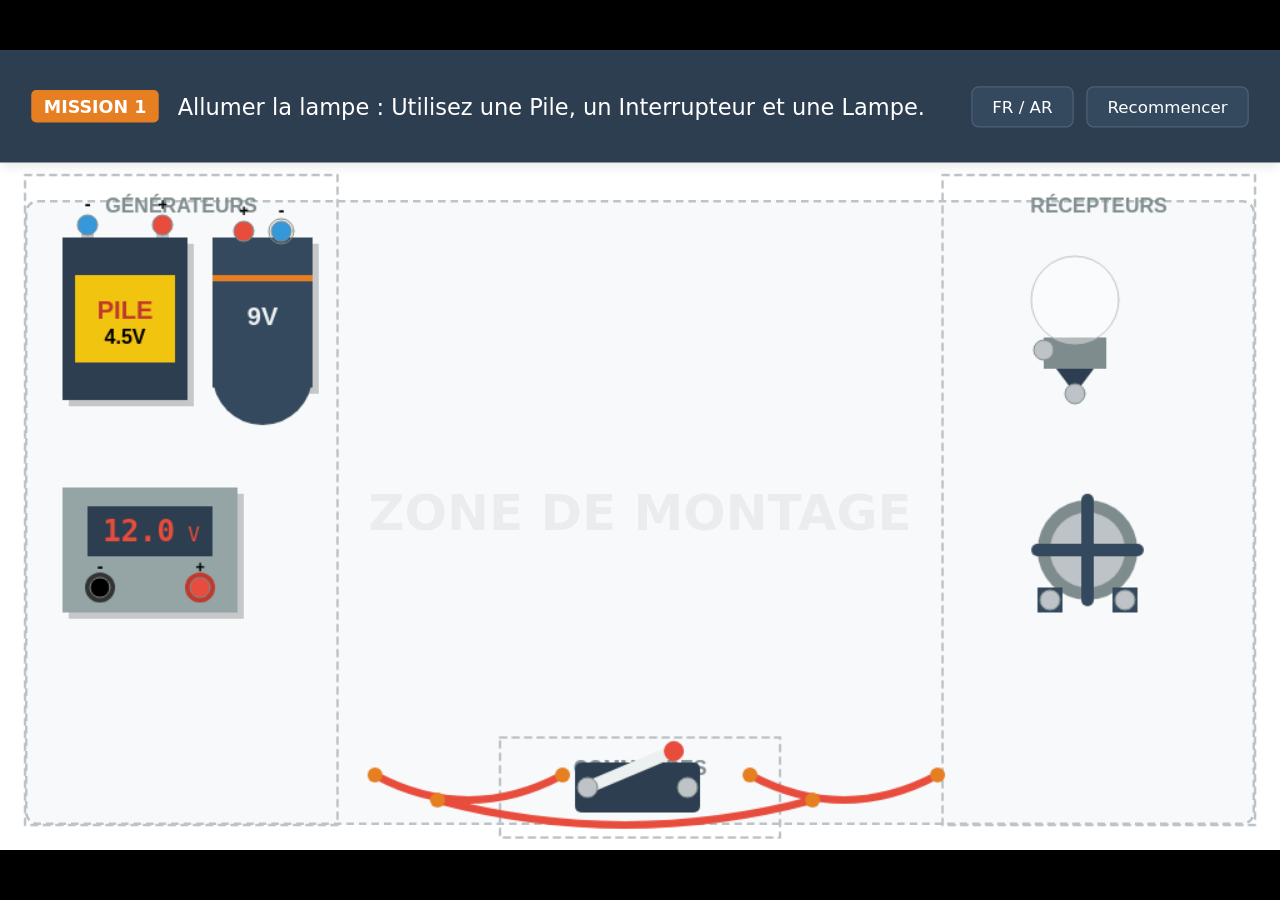
<file: simulations/elements de ciruit simple2.html>
<!DOCTYPE html>
<html lang="fr">

<head>
    <meta charset="UTF-8">
    <meta name="viewport" content="width=device-width, initial-scale=1.0">
    <title>Laboratoire : Générateurs et Récepteurs</title>

    <style>
        /* --- CSS SETUP --- */
        html,
        body {
            margin: 0;
            padding: 0;
            overflow: hidden;
            background: #000;
            width: 100%;
            height: 100%;
            touch-action: none;
            font-family: system-ui, -apple-system, 'Segoe UI', sans-serif;
            user-select: none;
            -webkit-user-select: none;
        }

        #sim-wrapper {
            width: 1024px;
            height: 640px;
            position: absolute;
            transform-origin: top left;
            overflow: hidden;
            background: #fff;
        }

        /* Tapis de travail */
        #workspace {
            position: absolute;
            top: 120px;
            left: 20px;
            right: 20px;
            bottom: 20px;
            border: 2px dashed #bdc3c7;
            border-radius: 10px;
            background: #f7f9fa;
        }

        #workspace::after {
            content: "ZONE DE MONTAGE";
            position: absolute;
            top: 50%;
            left: 50%;
            transform: translate(-50%, -50%);
            font-size: 40px;
            color: rgba(0, 0, 0, 0.05);
            font-weight: bold;
            pointer-events: none;
        }

        canvas {
            display: block;
            position: relative;
            z-index: 2;
        }

        /* UI OVERLAY */
        #ui-layer {
            position: absolute;
            top: 0;
            left: 0;
            width: 100%;
            height: 100%;
            pointer-events: none;
            display: flex;
            flex-direction: column;
        }

        .header-bar {
            background: #2c3e50;
            color: white;
            padding: 15px 25px;
            display: flex;
            justify-content: space-between;
            align-items: center;
            pointer-events: auto;
            box-shadow: 0 2px 10px rgba(0, 0, 0, 0.1);
            height: 60px;
            z-index: 10;
        }

        .mission-box {
            display: flex;
            align-items: center;
            gap: 15px;
        }

        .mission-badge {
            background: #e67e22;
            color: white;
            padding: 5px 10px;
            border-radius: 4px;
            font-weight: bold;
            font-size: 14px;
            text-transform: uppercase;
        }

        .mission-text {
            font-size: 18px;
            font-weight: 500;
        }

        .btn-group {
            display: flex;
            gap: 10px;
        }

        button {
            background: #34495e;
            color: white;
            border: 1px solid #4d6075;
            padding: 8px 16px;
            border-radius: 6px;
            cursor: pointer;
            font-family: inherit;
            transition: all 0.2s;
        }

        button:hover {
            background: #455a64;
        }

        button.action {
            background: #27ae60;
            border-color: #2ecc71;
        }

        button.action:hover {
            background: #2ecc71;
        }

        .success-toast {
            position: absolute;
            bottom: 40px;
            left: 50%;
            transform: translateX(-50%) translateY(100px);
            background: #27ae60;
            color: white;
            padding: 15px 30px;
            border-radius: 50px;
            font-size: 20px;
            font-weight: bold;
            box-shadow: 0 10px 30px rgba(39, 174, 96, 0.4);
            opacity: 0;
            transition: all 0.5s cubic-bezier(0.175, 0.885, 0.32, 1.275);
        }

        .success-toast.show {
            opacity: 1;
            transform: translateX(-50%) translateY(0);
        }

        /* RTL */
        body.rtl {
            direction: rtl;
            font-family: 'Segoe UI', Tahoma, sans-serif;
        }
    </style>
</head>

<body>

    <div id="sim-wrapper">
        <div id="workspace"></div>
        <canvas id="sim-canvas" width="1024" height="640"></canvas>

        <div id="ui-layer">
            <div class="header-bar">
                <div class="mission-box">
                    <span class="mission-badge" id="lbl-mission">Mission 1</span>
                    <span class="mission-text" id="lbl-instruction">Réalisez un circuit : Pile + Interrupteur +
                        Lampe</span>
                </div>
                <div class="btn-group">
                    <button class="action" id="btn-next" onclick="app.nextMission()" style="display:none">Suivant
                        ➔</button>
                    <button onclick="app.toggleLang()">FR / AR</button>
                    <button onclick="app.resetMission()">Recommencer</button>
                </div>
            </div>
            <div id="toast" class="success-toast">Circuit Correct ! / دارة صحيحة</div>
        </div>
    </div>

    <script>
        /** * CONFIGURATION 
         */
        const CONFIG = {
            w: 1024, h: 640,
            colors: {
                wire: '#e74c3c', // Rouge
                wireActive: '#c0392b',
                copper: '#e67e22',
                zoneGen: '#dfe6e9',
                zoneRec: '#dfe6e9',
                label: '#2c3e50',
                snapValid: '#2ecc71' // Vert pour feedback connexion
            },
            zones: {
                gen: { x: 20, y: 100, w: 250, h: 520, label: "GÉNÉRATEURS" },
                rec: { x: 754, y: 100, w: 250, h: 520, label: "RÉCEPTEURS" },
                tool: { x: 400, y: 550, w: 224, h: 80, label: "COMMANDES" }
            }
        };

        const TEXTS = {
            fr: {
                m1: "Allumer la lampe : Utilisez une Pile, un Interrupteur et une Lampe.",
                m2: "Faire tourner le moteur : Remplacez la lampe par un Moteur.",
                m3: "Générateur de labo : Utilisez le générateur de laboratoire pour alimenter le moteur.",
                m4: "Haute Tension : Utilisez la Pile 9V pour allumer la lampe.",
                success: "Bravo ! Le circuit fonctionne.",
                gen: "GÉNÉRATEURS", rec: "RÉCEPTEURS", cmd: "COMMANDES"
            },
            ar: {
                m1: "إشعال المصباح: استخدم بطارية، قاطعة ومصباح.",
                m2: "تشغيل المحرك: استبدل المصباح بمحرك.",
                m3: "مولد المختبر: استخدم مولد المختبر لتشغيل المحرك.",
                m4: "توتر عالي: استخدم بطارية 9 فولت لإشعال المصباح.",
                success: "أحسنت! الدارة تعمل.",
                gen: "المولدات", rec: "المستقبلات", cmd: "التحكم"
            }
        };

        /**
         * CLASSES GRAPHIQUES
         */

        class Entity {
            constructor(x, y, w, h, type) {
                this.x = x; this.y = y; this.w = w; this.h = h;
                this.type = type; // 'gen', 'rec', 'ctrl'
                this.isDragging = false;
                this.name = ""; // Nom pour affichage
                this.terminals = [];
            }
            contains(mx, my) { return mx >= this.x && mx <= this.x + this.w && my >= this.y && my <= this.y + this.h; }

            drawTerminals(ctx) {
                this.terminals.forEach(t => {
                    const tx = this.x + t.rx;
                    const ty = this.y + t.ry;
                    ctx.beginPath(); ctx.arc(tx, ty, 8, 0, Math.PI * 2); // Bornes plus grosses
                    ctx.fillStyle = t.color || '#bdc3c7'; ctx.fill();
                    ctx.strokeStyle = '#7f8c8d'; ctx.lineWidth = 1; ctx.stroke();

                    // Symbole
                    if (t.label) {
                        ctx.fillStyle = '#000'; ctx.font = 'bold 12px monospace'; ctx.textAlign = 'center';
                        ctx.fillText(t.label, tx, ty - 12);
                    }
                });
            }

            getTerminalPos(id) {
                const t = this.terminals.find(term => term.id === id);
                if (t) return { x: this.x + t.rx, y: this.y + t.ry, id: id, parent: this };
                return null;
            }
        }

        // --- GENERATEURS ---

        class FlatBattery extends Entity {
            constructor(x, y) {
                super(x, y, 100, 130, 'gen');
                this.name = "Pile 4.5V";
                this.voltage = 4.5;
                this.terminals = [
                    { id: 'bat45-neg', rx: 20, ry: -10, color: '#3498db', label: '-' },
                    { id: 'bat45-pos', rx: 80, ry: -10, color: '#e74c3c', label: '+' }
                ];
            }
            draw(ctx) {
                ctx.save(); ctx.translate(this.x, this.y);
                ctx.fillStyle = 'rgba(0,0,0,0.2)'; ctx.fillRect(5, 5, 100, 130);
                ctx.fillStyle = '#2c3e50'; ctx.fillRect(0, 0, 100, 130);
                ctx.fillStyle = '#f1c40f'; ctx.fillRect(10, 30, 80, 70);
                ctx.fillStyle = '#c0392b'; ctx.font = 'bold 20px sans-serif'; ctx.textAlign = 'center'; ctx.fillText('PILE', 50, 65);
                ctx.fillStyle = '#000'; ctx.font = 'bold 16px sans-serif'; ctx.fillText('4.5V', 50, 85);
                ctx.fillStyle = '#bdc3c7'; ctx.fillRect(15, -15, 10, 15); ctx.fillRect(75, -15, 10, 15);
                ctx.restore();
                this.drawTerminals(ctx);
            }
        }

        class Battery9V extends Entity {
            constructor(x, y) {
                super(x, y, 80, 120, 'gen');
                this.name = "Pile 9V";
                this.voltage = 9;
                this.terminals = [
                    { id: 'bat9-pos', rx: 25, ry: -5, color: '#e74c3c', label: '+' },
                    { id: 'bat9-neg', rx: 55, ry: -5, color: '#3498db', label: '-' }
                ];
            }
            draw(ctx) {
                ctx.save(); ctx.translate(this.x, this.y);
                ctx.fillStyle = 'rgba(0,0,0,0.2)'; ctx.fillRect(5, 5, 80, 120);
                ctx.fillStyle = '#34495e'; ctx.fillRect(0, 0, 80, 120);
                ctx.beginPath(); ctx.moveTo(0, 110); ctx.arc(40, 110, 40, 0, Math.PI); ctx.fill();
                ctx.fillStyle = '#e67e22'; ctx.fillRect(0, 30, 80, 5);
                ctx.fillStyle = '#ecf0f1'; ctx.font = 'bold 20px sans-serif'; ctx.textAlign = 'center'; ctx.fillText('9V', 40, 70);
                ctx.fillStyle = '#bdc3c7'; ctx.beginPath(); ctx.arc(25, -5, 8, 0, Math.PI * 2); ctx.fill();
                ctx.beginPath(); ctx.arc(55, -5, 10, 0, Math.PI * 2); ctx.stroke();
                ctx.restore();
                this.drawTerminals(ctx);
            }
        }

        class LabGen extends Entity {
            constructor(x, y) {
                super(x, y, 140, 100, 'gen');
                this.name = "Générateur Labo";
                this.voltage = 12;
                this.terminals = [
                    { id: 'lab-neg', rx: 30, ry: 80, color: '#000', label: '-' },
                    { id: 'lab-pos', rx: 110, ry: 80, color: '#e74c3c', label: '+' }
                ];
                this.isOn = true;
            }
            draw(ctx) {
                ctx.save(); ctx.translate(this.x, this.y);
                ctx.fillStyle = 'rgba(0,0,0,0.2)'; ctx.fillRect(5, 5, 140, 100);
                ctx.fillStyle = '#95a5a6'; ctx.fillRect(0, 0, 140, 100);
                ctx.fillStyle = '#2c3e50'; ctx.fillRect(20, 15, 100, 40);
                ctx.fillStyle = '#e74c3c'; ctx.font = 'bold 24px monospace'; ctx.textAlign = 'right';
                ctx.fillText('12.0', 90, 43);
                ctx.font = '16px monospace'; ctx.fillText('V', 110, 43);
                ctx.beginPath(); ctx.arc(30, 80, 12, 0, Math.PI * 2); ctx.fillStyle = '#333'; ctx.fill();
                ctx.beginPath(); ctx.arc(110, 80, 12, 0, Math.PI * 2); ctx.fillStyle = '#c0392b'; ctx.fill();
                ctx.restore();
                this.drawTerminals(ctx);
            }
        }

        // --- RECEPTEURS ---

        class Lamp extends Entity {
            constructor(x, y) {
                super(x, y, 80, 120, 'rec');
                this.name = "Lampe";
                this.isActive = false;
                this.currentVoltage = 0; // Pour gérer la luminosité
                this.poweredBy = [];
                this.terminals = [
                    { id: 'lamp-side', rx: 15, ry: 90 }, // Side
                    { id: 'lamp-bot', rx: 40, ry: 125 }  // Bot
                ];
            }
            draw(ctx) {
                ctx.save(); ctx.translate(this.x, this.y);
                ctx.fillStyle = '#7f8c8d'; ctx.fillRect(15, 80, 50, 25);
                ctx.beginPath(); ctx.arc(40, 50, 35, 0, Math.PI * 2);

                if (this.isActive) {
                    // Intensité basée sur le voltage
                    let opacity = 0.5;
                    let blur = 20;

                    if (this.currentVoltage >= 12) { opacity = 1.0; blur = 60; }
                    else if (this.currentVoltage >= 9) { opacity = 0.8; blur = 40; }
                    else { opacity = 0.5; blur = 15; } // 4.5V

                    ctx.fillStyle = `rgba(241, 196, 15, ${opacity})`;
                    ctx.shadowColor = '#f1c40f';
                    ctx.shadowBlur = blur;
                    ctx.fill();
                    ctx.shadowBlur = 0;
                    ctx.strokeStyle = '#fff'; ctx.lineWidth = 3; ctx.stroke();
                } else {
                    ctx.fillStyle = 'rgba(255,255,255,0.4)'; ctx.strokeStyle = '#bdc3c7'; ctx.lineWidth = 1; ctx.fill(); ctx.stroke();
                }
                ctx.fillStyle = '#2c3e50'; ctx.beginPath(); ctx.moveTo(25, 105); ctx.lineTo(55, 105); ctx.lineTo(40, 125); ctx.fill();
                ctx.restore();
                this.drawTerminals(ctx);
            }
        }

        class Motor extends Entity {
            constructor(x, y) {
                super(x, y, 100, 100, 'rec');
                this.name = "Moteur";
                this.isActive = false;
                this.currentVoltage = 0;
                this.angle = 0;
                this.poweredBy = [];
                this.terminals = [
                    { id: 'mot-1', rx: 20, ry: 90 },
                    { id: 'mot-2', rx: 80, ry: 90 }
                ];
            }
            draw(ctx) {
                ctx.save(); ctx.translate(this.x, this.y);
                // Corps Moteur
                ctx.fillStyle = '#7f8c8d';
                ctx.beginPath(); ctx.arc(50, 50, 40, 0, Math.PI * 2); ctx.fill();
                ctx.fillStyle = '#bdc3c7';
                ctx.beginPath(); ctx.arc(50, 50, 30, 0, Math.PI * 2); ctx.fill();

                // Axe rotatif (avec hélice pour visibilité)
                ctx.save(); ctx.translate(50, 50);
                if (this.isActive) {
                    // Vitesse basée sur le voltage
                    let speed = 0.2; // 4.5V
                    if (this.currentVoltage >= 12) speed = 0.8; // 12V
                    else if (this.currentVoltage >= 9) speed = 0.5; // 9V

                    this.angle += speed;
                }
                ctx.rotate(this.angle);
                ctx.fillStyle = '#34495e';
                ctx.beginPath(); ctx.roundRect(-5, -45, 10, 90, 5); ctx.fill();
                ctx.beginPath(); ctx.roundRect(-45, -5, 90, 10, 5); ctx.fill();
                ctx.restore();

                // Base connecteurs
                ctx.fillStyle = '#34495e'; ctx.fillRect(10, 80, 20, 20); ctx.fillRect(70, 80, 20, 20);
                ctx.restore();
                this.drawTerminals(ctx);
            }
        }

        // --- COMMANDES ---

        class Switch extends Entity {
            constructor(x, y) {
                super(x, y, 100, 60, 'ctrl');
                this.name = "Interrupteur";
                this.isOpen = true;
                this.terminals = [
                    { id: 'sw-1', rx: 10, ry: 30 },
                    { id: 'sw-2', rx: 90, ry: 30 }
                ];
            }
            toggle() { this.isOpen = !this.isOpen; }
            draw(ctx) {
                ctx.save(); ctx.translate(this.x, this.y);
                ctx.fillStyle = '#2c3e50'; ctx.beginPath(); ctx.roundRect(0, 10, 100, 40, 5); ctx.fill();

                // Levier
                ctx.save(); ctx.translate(10, 30);
                ctx.rotate(this.isOpen ? -0.4 : 0);
                ctx.fillStyle = '#ecf0f1'; ctx.fillRect(0, -5, 80, 10);
                ctx.fillStyle = '#e74c3c'; ctx.beginPath(); ctx.arc(75, 0, 8, 0, Math.PI * 2); ctx.fill();
                ctx.restore();

                ctx.restore();
                this.drawTerminals(ctx);
            }
            hitTestLever(mx, my) { return this.contains(mx, my); }
        }

        // --- FILS ---

        class Wire {
            constructor(x1, y1, x2, y2) {
                this.id = 'w-' + Math.floor(Math.random() * 100000);
                this.p1 = { x: x1, y: y1, connectedTo: null };
                this.p2 = { x: x2, y: y2, connectedTo: null };
            }
            draw(ctx) {
                ctx.beginPath(); ctx.moveTo(this.p1.x, this.p1.y);
                const mx = (this.p1.x + this.p2.x) / 2; const my = (this.p1.y + this.p2.y) / 2 + 40;
                ctx.quadraticCurveTo(mx, my, this.p2.x, this.p2.y);

                // Couleur si connecté (Optionnel, mais aide au debug)
                ctx.strokeStyle = CONFIG.colors.wire;
                ctx.lineWidth = 6; ctx.lineCap = 'round'; ctx.stroke();

                // Extrémités
                this.drawEnd(ctx, this.p1);
                this.drawEnd(ctx, this.p2);
            }

            drawEnd(ctx, p) {
                ctx.beginPath(); ctx.arc(p.x, p.y, 6, 0, Math.PI * 2);
                ctx.fillStyle = CONFIG.colors.copper; ctx.fill();

                // Indicateur de connexion réussie (Cercle vert)
                if (p.connectedTo) {
                    ctx.beginPath(); ctx.arc(p.x, p.y, 9, 0, Math.PI * 2);
                    ctx.strokeStyle = CONFIG.colors.snapValid; ctx.lineWidth = 2; ctx.stroke();
                }
            }

            hitTest(mx, my) {
                if (Math.hypot(mx - this.p1.x, my - this.p1.y) < 20) return 'p1';
                if (Math.hypot(mx - this.p2.x, my - this.p2.y) < 20) return 'p2';
                const cx = (this.p1.x + this.p2.x) / 2; const cy = (this.p1.y + this.p2.y) / 2 + 20;
                if (Math.hypot(mx - cx, my - cy) < 30) return 'body';
                return null;
            }
        }

        /**
         * MOTEUR D'APPLICATION
         */
        class App {
            constructor() {
                this.canvas = document.getElementById('sim-canvas');
                this.ctx = this.canvas.getContext('2d');
                this.mission = 1;
                this.lang = 'fr';
                this.scale = 1;
                this.tooltip = null;

                this.initScene(); // Initialisation complète
                this.bindEvents();
                this.updateUI();
                this.loop();
            }

            // Réinitialise tout à l'état de départ
            initScene() {
                this.inventory = {
                    gen: [new FlatBattery(50, 150), new Battery9V(170, 150), new LabGen(50, 350)],
                    rec: [new Lamp(820, 150), new Motor(820, 350)],
                    ctrl: [new Switch(460, 560)]
                };

                this.wires = [];
                this.wires.push(new Wire(300, 580, 450, 580));
                this.wires.push(new Wire(600, 580, 750, 580));
                this.wires.push(new Wire(350, 600, 650, 600));

                this.components = []; // Pas vraiment utilisé car on lit l'inventaire, mais pour propreté
            }

            loop() {
                this.ctx.clearRect(0, 0, CONFIG.w, CONFIG.h);

                this.drawZone(CONFIG.zones.gen, TEXTS[this.lang].gen);
                this.drawZone(CONFIG.zones.rec, TEXTS[this.lang].rec);
                this.drawZone(CONFIG.zones.tool, TEXTS[this.lang].cmd);

                const allComps = [...this.inventory.gen, ...this.inventory.rec, ...this.inventory.ctrl];
                allComps.forEach(c => c.draw(this.ctx));
                this.wires.forEach(w => w.draw(this.ctx));

                this.checkCircuit(); // Boucle physique constante

                // Affichage Tooltip (Nom composant)
                if (this.tooltip && this.tooltip.timer > 0) {
                    this.tooltip.timer--;
                    this.ctx.save();
                    this.ctx.font = "bold 16px Roboto";
                    const w = this.ctx.measureText(this.tooltip.text).width + 20;
                    this.ctx.fillStyle = "rgba(0,0,0,0.8)";
                    this.ctx.beginPath();
                    this.ctx.roundRect(this.tooltip.x - w / 2, this.tooltip.y - 40, w, 30, 5);
                    this.ctx.fill();
                    this.ctx.fillStyle = "#fff";
                    this.ctx.textAlign = "center";
                    this.ctx.fillText(this.tooltip.text, this.tooltip.x, this.tooltip.y - 20);
                    this.ctx.restore();
                }

                requestAnimationFrame(() => this.loop());
            }

            drawZone(z, title) {
                this.ctx.save();
                this.ctx.strokeStyle = '#bdc3c7'; this.ctx.lineWidth = 2; this.ctx.setLineDash([5, 5]);
                this.ctx.strokeRect(z.x, z.y, z.w, z.h);
                this.ctx.fillStyle = '#7f8c8d'; this.ctx.font = 'bold 16px sans-serif'; this.ctx.textAlign = 'center';
                this.ctx.fillText(title, z.x + z.w / 2, z.y + 30); // Texte à l'intérieur
                this.ctx.restore();
            }

            // --- PHYSIQUE CIRCUIT ---

            checkCircuit() {
                // 1. Reset de TOUS les récepteurs (pour qu'ils s'éteignent si déconnectés)
                [...this.inventory.rec].forEach(r => {
                    r.isActive = false;
                    r.poweredBy = []; // Reset sources
                    // Reset voltage
                    if (r instanceof Lamp || r instanceof Motor) r.currentVoltage = 0;
                });

                // 2. Construction du graphe de connectivité
                const adj = {};
                const addEdge = (a, b) => {
                    if (!adj[a]) adj[a] = []; if (!adj[b]) adj[b] = [];
                    adj[a].push(b); adj[b].push(a);
                };

                // Arêtes des Fils
                this.wires.forEach(w => {
                    addEdge(w.id + 'p1', w.id + 'p2');
                    if (w.p1.connectedTo) addEdge(w.id + 'p1', w.p1.connectedTo);
                    if (w.p2.connectedTo) addEdge(w.id + 'p2', w.p2.connectedTo);
                });

                // Arêtes Interrupteurs (Si fermés)
                this.inventory.ctrl.forEach(sw => {
                    if (sw instanceof Switch && !sw.isOpen) {
                        addEdge('sw-1', 'sw-2');
                    }
                });

                // 3. Propagation du courant depuis chaque Générateur
                this.inventory.gen.forEach(gen => {
                    let posId, negId;
                    if (gen instanceof FlatBattery) { posId = 'bat45-pos'; negId = 'bat45-neg'; }
                    else if (gen instanceof Battery9V) { posId = 'bat9-pos'; negId = 'bat9-neg'; }
                    else if (gen instanceof LabGen) { posId = 'lab-pos'; negId = 'lab-neg'; }

                    if (!posId) return;

                    // Parcours (DFS)
                    const visited = new Set();
                    const stack = [posId];

                    // On track quels récepteurs sont sur ce chemin spécifique
                    const potentialReceivers = new Set();

                    while (stack.length > 0) {
                        const u = stack.pop();
                        if (visited.has(u)) continue;
                        visited.add(u);

                        // Si on traverse un récepteur, on note qu'il est sur le chemin
                        if (u.startsWith('lamp')) potentialReceivers.add('lamp');
                        if (u.startsWith('mot')) potentialReceivers.add('mot');

                        // Traversée interne des récepteurs (Le courant passe à travers)
                        if (u === 'lamp-side') stack.push('lamp-bot');
                        if (u === 'lamp-bot') stack.push('lamp-side');
                        if (u === 'mot-1') stack.push('mot-2');
                        if (u === 'mot-2') stack.push('mot-1');

                        if (adj[u]) for (let v of adj[u]) stack.push(v);
                    }

                    // Si ce réseau connecte le (+) au (-), alors le courant circule !
                    if (visited.has(negId)) {
                        if (potentialReceivers.has('lamp')) {
                            const l = this.inventory.rec.find(r => r instanceof Lamp);
                            l.isActive = true;
                            l.currentVoltage = gen.voltage; // Applique le voltage
                            l.poweredBy.push(gen.constructor.name);
                        }
                        if (potentialReceivers.has('mot')) {
                            const m = this.inventory.rec.find(r => r instanceof Motor);
                            m.isActive = true;
                            m.currentVoltage = gen.voltage; // Applique le voltage
                            m.poweredBy.push(gen.constructor.name);
                        }
                    }
                });

                this.checkMission();
            }

            checkMission() {
                const lamp = this.inventory.rec.find(r => r instanceof Lamp);
                const motor = this.inventory.rec.find(r => r instanceof Motor);

                let success = false;

                // La mission se valide SI le composant demandé est actif
                // Les autres composants PEUVENT fonctionner aussi (c'est réaliste), mais ne valident pas seuls la mission.
                if (this.mission === 1) {
                    // Mission: Allumer lampe
                    if (lamp.isActive) success = true;
                } else if (this.mission === 2) {
                    // Mission: Tourner moteur
                    if (motor.isActive) success = true;
                } else if (this.mission === 3) {
                    // Mission: Labo + Moteur (On valide si moteur tourne)
                    if (motor.isActive) success = true;
                } else if (this.mission === 4) {
                    // M4: Source spécifique (9V) + Lamp
                    if (lamp.isActive && lamp.poweredBy.includes('Battery9V')) success = true;
                }

                if (success) {
                    document.getElementById('toast').classList.add('show');
                    document.getElementById('btn-next').style.display = 'block';
                } else {
                    document.getElementById('toast').classList.remove('show');
                    document.getElementById('btn-next').style.display = 'none';
                }
            }

            nextMission() {
                this.mission++;
                if (this.mission > 4) this.mission = 1;
                this.updateUI();
                // Pas de resetScene ici, on garde le montage
                this.checkCircuit();
            }

            resetMission() {
                // "Recommencer" -> Reset total positions
                this.initScene();
                document.getElementById('toast').classList.remove('show');
                document.getElementById('btn-next').style.display = 'none';
            }

            // Helper: composant est-il dans sa zone ?
            isInZone(c) {
                const cx = c.x + c.w / 2;
                const cy = c.y + c.h / 2;
                const zones = [CONFIG.zones.gen, CONFIG.zones.rec, CONFIG.zones.tool];
                for (let z of zones) {
                    if (cx >= z.x && cx <= z.x + z.w && cy >= z.y && cy <= z.y + z.h) return true;
                }
                return false;
            }

            bindEvents() {
                const getXY = e => {
                    const r = this.canvas.getBoundingClientRect();
                    const sx = CONFIG.w / r.width; const sy = CONFIG.h / r.height;
                    return { x: (e.clientX - r.left) * sx, y: (e.clientY - r.top) * sy };
                };

                const start = (e) => {
                    e.preventDefault();
                    const { x, y } = getXY(e.touches ? e.touches[0] : e);

                    const sw = this.inventory.ctrl[0];
                    if (sw.contains(x, y)) {
                        const t1 = sw.getTerminalPos('sw-1'); const t2 = sw.getTerminalPos('sw-2');
                        if (Math.hypot(x - t1.x, y - t1.y) > 20 && Math.hypot(x - t2.x, y - t2.y) > 20) {
                            sw.toggle(); this.checkCircuit(); return;
                        }
                    }

                    for (let w of this.wires) {
                        const hit = w.hitTest(x, y);
                        if (hit === 'p1' || hit === 'p2') {
                            this.dragObj = w; this.dragMode = hit;
                            if (hit === 'p1') w.p1.connectedTo = null; else w.p2.connectedTo = null;
                            return;
                        }
                        if (hit === 'body') {
                            this.dragObj = w; this.dragMode = 'body';
                            this.dragOffset = { dx: x - w.p1.x, dy: y - w.p1.y };
                            return;
                        }
                    }

                    const all = [...this.inventory.gen, ...this.inventory.rec, ...this.inventory.ctrl];
                    for (let c of all) {
                        if (c.contains(x, y)) {
                            this.dragObj = c; this.dragMode = 'comp';
                            this.dragOffset = { dx: x - c.x, dy: y - c.y };

                            if (this.isInZone(c)) {
                                this.tooltip = { text: c.name, x: c.x + c.w / 2, y: c.y, timer: 60 };
                            }
                            return;
                        }
                    }
                };

                const move = (e) => {
                    e.preventDefault(); if (!this.dragObj) return;
                    const { x, y } = getXY(e.touches ? e.touches[0] : e);

                    if (this.dragMode === 'p1') { this.dragObj.p1.x = x; this.dragObj.p1.y = y; }
                    else if (this.dragMode === 'p2') { this.dragObj.p2.x = x; this.dragObj.p2.y = y; }
                    else if (this.dragMode === 'body') {
                        const w = this.dragObj;
                        const ox = w.p2.x - w.p1.x; const oy = w.p2.y - w.p1.y;
                        w.p1.x = x - this.dragOffset.dx; w.p1.y = y - this.dragOffset.dy;
                        w.p2.x = w.p1.x + ox; w.p2.y = w.p1.y + oy;
                        w.p1.connectedTo = null; w.p2.connectedTo = null;
                    }
                    else if (this.dragMode === 'comp') {
                        this.dragObj.x = x - this.dragOffset.dx;
                        this.dragObj.y = y - this.dragOffset.dy;
                        this.wires.forEach(w => {
                            const t1 = w.p1.connectedTo; const t2 = w.p2.connectedTo;
                            if (t1 && this.dragObj.getTerminalPos(t1)) w.p1.connectedTo = null;
                            if (t2 && this.dragObj.getTerminalPos(t2)) w.p2.connectedTo = null;
                        });
                    }
                    this.checkCircuit();
                };

                const end = (e) => {
                    if (!this.dragObj) return;
                    if (this.dragObj instanceof Wire) {
                        const p = this.dragMode === 'p1' ? this.dragObj.p1 : (this.dragMode === 'p2' ? this.dragObj.p2 : null);
                        if (p) this.trySnap(p);
                        if (this.dragMode === 'body') { this.trySnap(this.dragObj.p1); this.trySnap(this.dragObj.p2); }
                    }
                    this.dragObj = null;
                    this.checkCircuit();
                };

                this.canvas.addEventListener('mousedown', start);
                window.addEventListener('mousemove', move);
                window.addEventListener('mouseup', end);
                this.canvas.addEventListener('touchstart', start, { passive: false });
                window.addEventListener('touchmove', move, { passive: false });
                window.addEventListener('touchend', end);
                window.addEventListener('resize', () => this.scaleToFit());
                this.scaleToFit();
            }

            trySnap(point) {
                point.connectedTo = null;
                let best = 30; // Rayon augmenté pour faciliter la connexion
                let target = null; let tx = 0, ty = 0;

                // Snap aux composants
                const all = [...this.inventory.gen, ...this.inventory.rec, ...this.inventory.ctrl];
                all.forEach(c => {
                    c.terminals.forEach(t => {
                        const absX = c.x + t.rx; const absY = c.y + t.ry;
                        const d = Math.hypot(point.x - absX, point.y - absY);
                        if (d < best) { best = d; target = t.id; tx = absX; ty = absY; }
                    });
                });

                // Snap aux fils (Chainage)
                this.wires.forEach(w => {
                    if (w === this.dragObj) return;
                    const d1 = Math.hypot(point.x - w.p1.x, point.y - w.p1.y);
                    if (d1 < best) { best = d1; target = w.id + 'p1'; tx = w.p1.x; ty = w.p1.y; }
                    const d2 = Math.hypot(point.x - w.p2.x, point.y - w.p2.y);
                    if (d2 < best) { best = d2; target = w.id + 'p2'; tx = w.p2.x; ty = w.p2.y; }
                });

                if (target) { point.x = tx; point.y = ty; point.connectedTo = target; }
            }

            scaleToFit() {
                // handled by global scaleToFit
            }

            toggleLang() {
                this.lang = this.lang === 'fr' ? 'ar' : 'fr';
                document.body.classList.toggle('rtl', this.lang === 'ar');
                this.updateUI();
            }

            updateUI() {
                const t = TEXTS[this.lang];
                document.getElementById('lbl-mission').innerText = "Mission " + this.mission;
                let txt = "";
                if (this.mission === 1) txt = t.m1;
                if (this.mission === 2) txt = t.m2;
                if (this.mission === 3) txt = t.m3;
                if (this.mission === 4) txt = t.m4;
                document.getElementById('lbl-instruction').innerText = txt;
                document.getElementById('toast').innerText = t.success;
            }
        }

        const app = new App();

        // ---- Standard scaleToFit (CLAUDE.md) ----
        const DESIGN_W = 1024, DESIGN_H = 640;
        const wrapper = document.getElementById('sim-wrapper');
        let userZoom = 1, panX = 0, panY = 0;

        function scaleToFit() {
            const vw = window.innerWidth, vh = window.innerHeight;
            const baseScale = Math.min(vw / DESIGN_W, vh / DESIGN_H);
            const totalScale = baseScale * userZoom;
            wrapper.style.transform = 'translate(' + panX + 'px,' + panY + 'px) scale(' + totalScale + ')';
            wrapper.style.left = ((vw - DESIGN_W * baseScale) / 2) + 'px';
            wrapper.style.top = ((vh - DESIGN_H * baseScale) / 2) + 'px';
        }
        scaleToFit();
        window.addEventListener('resize', function () { userZoom = 1; panX = 0; panY = 0; scaleToFit(); });

        // ---- Pinch-to-zoom (mandatory) ----
        (function () {
            var pinching = false, lastDist = 0, lastMidX = 0, lastMidY = 0, lastTap = 0;
            document.addEventListener('touchstart', function (e) {
                if (e.touches.length === 2) {
                    e.preventDefault(); pinching = true;
                    var t1 = e.touches[0], t2 = e.touches[1];
                    lastDist = Math.hypot(t2.clientX - t1.clientX, t2.clientY - t1.clientY);
                    lastMidX = (t1.clientX + t2.clientX) / 2;
                    lastMidY = (t1.clientY + t2.clientY) / 2;
                }
            }, { passive: false });
            document.addEventListener('touchmove', function (e) {
                if (!pinching || e.touches.length !== 2) return;
                e.preventDefault();
                var t1 = e.touches[0], t2 = e.touches[1];
                var dist = Math.hypot(t2.clientX - t1.clientX, t2.clientY - t1.clientY);
                var midX = (t1.clientX + t2.clientX) / 2, midY = (t1.clientY + t2.clientY) / 2;
                var oldZoom = userZoom;
                userZoom = Math.max(1, Math.min(5, userZoom * (dist / lastDist)));
                var vw = window.innerWidth, vh = window.innerHeight;
                var baseScale = Math.min(vw / DESIGN_W, vh / DESIGN_H);
                var cx = (vw - DESIGN_W * baseScale) / 2, cy = (vh - DESIGN_H * baseScale) / 2;
                var ratio = userZoom / oldZoom;
                panX = panX * ratio + (1 - ratio) * (midX - cx);
                panY = panY * ratio + (1 - ratio) * (midY - cy);
                panX += midX - lastMidX; panY += midY - lastMidY;
                lastDist = dist; lastMidX = midX; lastMidY = midY;
                scaleToFit();
            }, { passive: false });
            document.addEventListener('touchend', function (e) {
                if (e.touches.length < 2) pinching = false;
                if (userZoom <= 1.05) { userZoom = 1; panX = 0; panY = 0; scaleToFit(); }
                if (e.touches.length === 0) {
                    var now = Date.now();
                    if (now - lastTap < 300 && userZoom > 1) { userZoom = 1; panX = 0; panY = 0; scaleToFit(); }
                    lastTap = now;
                }
            });
        })();

    </script>
</body>

</html>
</file>
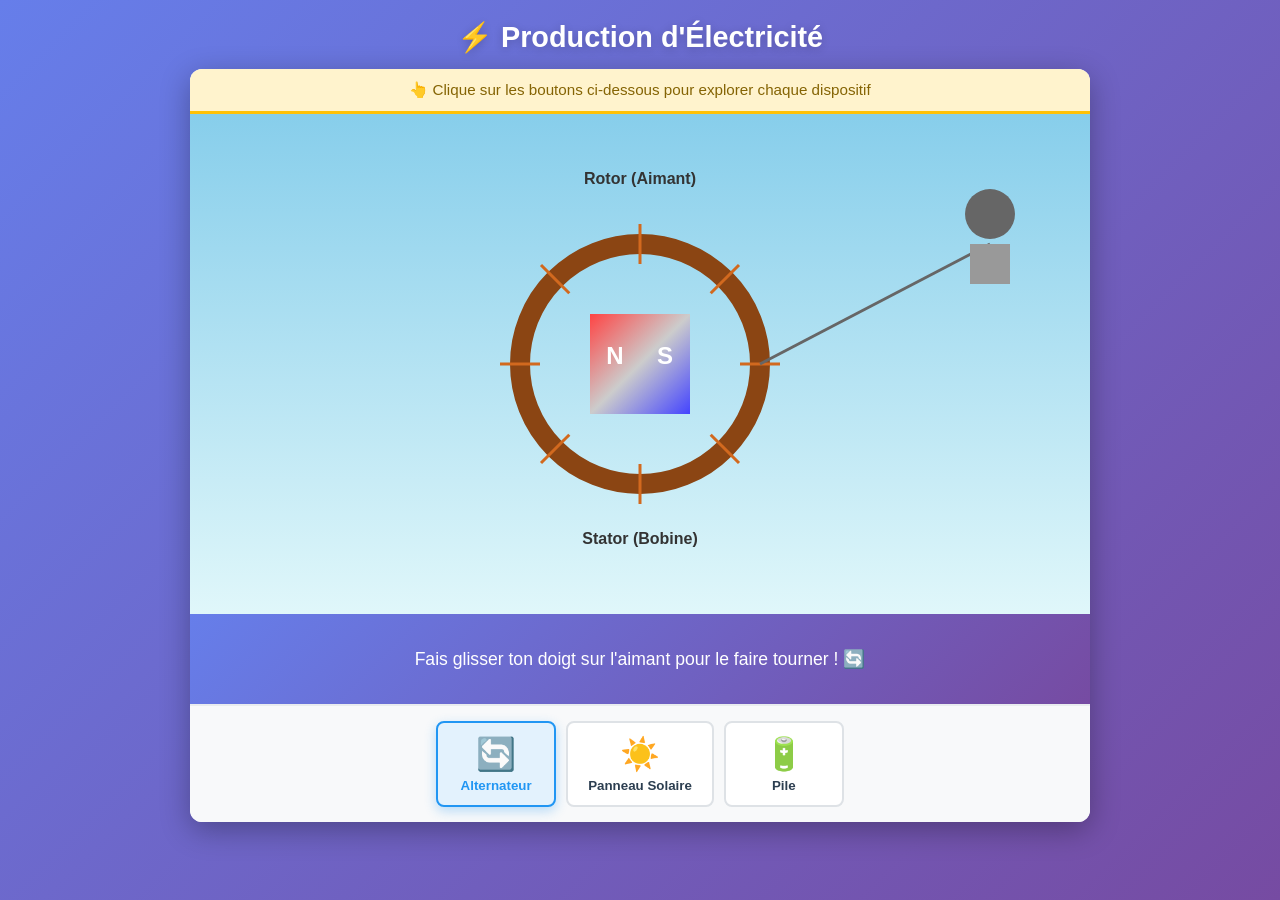
<file: simulations/production_electricite_sim.html>
<!DOCTYPE html>
<html lang="fr">
<head>
    <meta charset="UTF-8">
    <meta name="viewport" content="width=device-width, initial-scale=1.0">
    <title>Production d'Électricité - Simulation Interactive</title>
    <style>
        :root {
            --primary: #2196F3;
            --success: #4CAF50;
            --warning: #FFC107;
            --bg-color: #f5f7fa;
            --panel-bg: #ffffff;
            --text-color: #2c3e50;
            --border-radius: 12px;
        }

        body {
            font-family: 'Segoe UI', Tahoma, Geneva, Verdana, sans-serif;
            background: linear-gradient(135deg, #667eea 0%, #764ba2 100%);
            margin: 0;
            padding: 20px;
            display: flex;
            flex-direction: column;
            align-items: center;
            min-height: 100vh;
            box-sizing: border-box;
        }

        header {
            width: 100%;
            max-width: 900px;
            margin-bottom: 15px;
        }

        h1 {
            color: white;
            font-size: 1.8rem;
            margin: 0;
            text-align: center;
            text-shadow: 0 2px 10px rgba(0,0,0,0.2);
        }

        #main-container {
            width: 100%;
            max-width: 900px;
            background: var(--panel-bg);
            border-radius: var(--border-radius);
            box-shadow: 0 8px 30px rgba(0,0,0,0.3);
            overflow: hidden;
            display: flex;
            flex-direction: column;
        }

        #canvas-wrapper {
            position: relative;
            background: linear-gradient(to bottom, #87ceeb 0%, #e0f7fa 100%);
            height: 500px;
            overflow: hidden;
        }

        canvas {
            display: block;
            width: 100%;
            height: 100%;
        }

        #instructions {
            background: #fff3cd;
            color: #856404;
            padding: 12px 20px;
            font-size: 0.95rem;
            border-bottom: 3px solid #ffc107;
            text-align: center;
            font-weight: 500;
        }

        #bottom-toolbar {
            background: #f8f9fa;
            padding: 15px;
            display: flex;
            justify-content: center;
            gap: 10px;
            flex-wrap: wrap;
            border-top: 2px solid #e9ecef;
        }

        .scene-btn {
            display: flex;
            flex-direction: column;
            align-items: center;
            justify-content: center;
            min-width: 120px;
            padding: 12px 20px;
            border: 2px solid #dee2e6;
            border-radius: 8px;
            background: white;
            cursor: pointer;
            transition: all 0.3s;
            font-weight: 600;
            color: var(--text-color);
        }

        .scene-btn span {
            font-size: 2rem;
            margin-bottom: 5px;
        }

        .scene-btn:hover {
            background: #f8f9fa;
            transform: translateY(-2px);
            box-shadow: 0 4px 8px rgba(0,0,0,0.1);
        }

        .scene-btn.active {
            border-color: var(--primary);
            background: #e3f2fd;
            color: var(--primary);
            box-shadow: 0 4px 12px rgba(33, 150, 243, 0.3);
        }

        #info-panel {
            background: linear-gradient(135deg, #667eea 0%, #764ba2 100%);
            color: white;
            padding: 15px 20px;
            min-height: 60px;
            display: flex;
            align-items: center;
            justify-content: center;
            font-size: 1.1rem;
            font-weight: 500;
            text-align: center;
        }

        .control-slider {
            position: absolute;
            bottom: 20px;
            left: 50%;
            transform: translateX(-50%);
            background: rgba(255,255,255,0.95);
            padding: 15px 25px;
            border-radius: 12px;
            box-shadow: 0 4px 15px rgba(0,0,0,0.2);
            display: none;
            align-items: center;
            gap: 15px;
        }

        .control-slider.active {
            display: flex;
        }

        input[type="range"] {
            width: 200px;
            height: 6px;
            -webkit-appearance: none;
            appearance: none;
            background: #ddd;
            outline: none;
            border-radius: 3px;
        }

        input[type="range"]::-webkit-slider-thumb {
            -webkit-appearance: none;
            appearance: none;
            width: 20px;
            height: 20px;
            background: var(--primary);
            cursor: pointer;
            border-radius: 50%;
            box-shadow: 0 2px 5px rgba(0,0,0,0.2);
        }

        input[type="range"]::-moz-range-thumb {
            width: 20px;
            height: 20px;
            background: var(--primary);
            cursor: pointer;
            border-radius: 50%;
            box-shadow: 0 2px 5px rgba(0,0,0,0.2);
            border: none;
        }

        .switch-btn {
            position: absolute;
            bottom: 30px;
            left: 50%;
            transform: translateX(-50%);
            background: #dc3545;
            color: white;
            border: none;
            padding: 15px 40px;
            border-radius: 25px;
            font-size: 1.1rem;
            font-weight: bold;
            cursor: pointer;
            box-shadow: 0 4px 15px rgba(220, 53, 69, 0.4);
            transition: all 0.3s;
            display: none;
        }

        .switch-btn.active {
            display: block;
        }

        .switch-btn:hover {
            background: #c82333;
            transform: translateX(-50%) translateY(-2px);
            box-shadow: 0 6px 20px rgba(220, 53, 69, 0.5);
        }

        .switch-btn.on {
            background: var(--success);
            box-shadow: 0 4px 15px rgba(76, 175, 80, 0.4);
        }

        .switch-btn.on:hover {
            background: #45a049;
            box-shadow: 0 6px 20px rgba(76, 175, 80, 0.5);
        }

        @media (max-width: 768px) {
            #canvas-wrapper {
                height: 350px;
            }
            .scene-btn {
                min-width: 100px;
                padding: 10px 15px;
                font-size: 0.85rem;
            }
            .scene-btn span {
                font-size: 1.5rem;
            }
            input[type="range"] {
                width: 150px;
            }
        }
    </style>
</head>
<body>

    <header>
        <h1>⚡ Production d'Électricité</h1>
    </header>

    <div id="main-container">
        <div id="instructions">
            👆 Clique sur les boutons ci-dessous pour explorer chaque dispositif
        </div>

        <div id="canvas-wrapper">
            <canvas id="simCanvas"></canvas>

            <!-- Slider pour le panneau solaire -->
            <div class="control-slider" id="sun-slider">
                <span style="font-size: 1.5rem;">🌙</span>
                <input type="range" id="sunIntensity" min="0" max="100" value="0">
                <span style="font-size: 1.5rem;">☀️</span>
            </div>

            <!-- Bouton pour la pile -->
            <button class="switch-btn" id="circuit-switch">Circuit Ouvert ⚫</button>
        </div>

        <div id="info-panel">
            Sélectionne un dispositif pour voir comment il produit de l'électricité
        </div>

        <div id="bottom-toolbar">
            <button class="scene-btn active" onclick="changeScene('alternator')">
                <span>🔄</span>
                Alternateur
            </button>
            <button class="scene-btn" onclick="changeScene('solar')">
                <span>☀️</span>
                Panneau Solaire
            </button>
            <button class="scene-btn" onclick="changeScene('battery')">
                <span>🔋</span>
                Pile
            </button>
        </div>
    </div>

<script>
// ===== CONFIGURATION =====
const canvas = document.getElementById('simCanvas');
const ctx = canvas.getContext('2d');
let width, height;

let currentScene = 'alternator';
let rotorAngle = 0;
let isDragging = false;
let lastMouseAngle = 0;
let rotationSpeed = 0;
let sunIntensity = 0;
let circuitClosed = false;
let chemicalLevel = 100;
let lightIntensity = 0;
let fanRotation = 0;
let particles = [];
let time = 0;

// Messages informatifs
const messages = {
    alternator: {
        idle: "Fais glisser ton doigt sur l'aimant pour le faire tourner ! 🔄",
        active: "Le mouvement de l'aimant crée du courant électrique ! ⚡"
    },
    solar: {
        night: "Pas de lumière = Pas d'électricité 🌙",
        low: "Un peu de lumière = Un peu d'électricité ☁️",
        medium: "Plus de soleil = Plus d'électricité 🌤️",
        high: "Plein soleil = Maximum d'électricité ! ☀️"
    },
    battery: {
        open: "Le circuit est ouvert. L'électricité ne circule pas ⚫",
        closed: "Le circuit est fermé ! L'énergie chimique se transforme en électricité ⚡"
    }
};

// ===== INITIALISATION =====
function init() {
    resize();
    window.addEventListener('resize', resize);

    // Mouse events
    canvas.addEventListener('mousedown', handleMouseDown);
    canvas.addEventListener('mousemove', handleMouseMove);
    canvas.addEventListener('mouseup', handleMouseUp);
    canvas.addEventListener('mouseleave', handleMouseUp);

    // Touch events
    canvas.addEventListener('touchstart', (e) => {
        e.preventDefault();
        const touch = e.touches[0];
        handleMouseDown(touch);
    });
    canvas.addEventListener('touchmove', (e) => {
        e.preventDefault();
        const touch = e.touches[0];
        handleMouseMove(touch);
    });
    canvas.addEventListener('touchend', handleMouseUp);

    // Controls
    document.getElementById('sunIntensity').addEventListener('input', (e) => {
        sunIntensity = parseInt(e.target.value);
    });

    document.getElementById('circuit-switch').addEventListener('click', () => {
        circuitClosed = !circuitClosed;
        const btn = document.getElementById('circuit-switch');
        if (circuitClosed) {
            btn.textContent = 'Circuit Fermé ✅';
            btn.classList.add('on');
        } else {
            btn.textContent = 'Circuit Ouvert ⚫';
            btn.classList.remove('on');
        }
    });

    requestAnimationFrame(loop);
}

function resize() {
    const wrapper = document.getElementById('canvas-wrapper');
    width = wrapper.clientWidth;
    height = wrapper.clientHeight;
    canvas.width = width;
    canvas.height = height;
}

// ===== SCÈNE =====
function changeScene(scene) {
    currentScene = scene;

    // Reset states
    rotationSpeed = 0;
    sunIntensity = 0;
    circuitClosed = false;
    chemicalLevel = 100;
    particles = [];

    // Update UI
    document.querySelectorAll('.scene-btn').forEach(btn => btn.classList.remove('active'));
    event.currentTarget.classList.add('active');

    // Show/hide controls
    document.getElementById('sun-slider').classList.remove('active');
    document.getElementById('circuit-switch').classList.remove('active');

    if (scene === 'solar') {
        document.getElementById('sun-slider').classList.add('active');
        document.getElementById('sunIntensity').value = 0;
    } else if (scene === 'battery') {
        document.getElementById('circuit-switch').classList.add('active');
        document.getElementById('circuit-switch').textContent = 'Circuit Ouvert ⚫';
        document.getElementById('circuit-switch').classList.remove('on');
    }

    updateInfoPanel();
}

function updateInfoPanel() {
    const panel = document.getElementById('info-panel');

    if (currentScene === 'alternator') {
        panel.textContent = Math.abs(rotationSpeed) > 0.5 ? messages.alternator.active : messages.alternator.idle;
    } else if (currentScene === 'solar') {
        if (sunIntensity < 20) panel.textContent = messages.solar.night;
        else if (sunIntensity < 50) panel.textContent = messages.solar.low;
        else if (sunIntensity < 80) panel.textContent = messages.solar.medium;
        else panel.textContent = messages.solar.high;
    } else if (currentScene === 'battery') {
        panel.textContent = circuitClosed ? messages.battery.closed : messages.battery.open;
    }
}

// ===== INPUT HANDLERS =====
function handleMouseDown(e) {
    if (currentScene !== 'alternator') return;

    const rect = canvas.getBoundingClientRect();
    const mx = (e.clientX || e.pageX) - rect.left;
    const my = (e.clientY || e.pageY) - rect.top;

    const centerX = width / 2;
    const centerY = height / 2;
    const dx = mx - centerX;
    const dy = my - centerY;
    const dist = Math.sqrt(dx * dx + dy * dy);

    if (dist < 100) {
        isDragging = true;
        lastMouseAngle = Math.atan2(dy, dx);
    }
}

function handleMouseMove(e) {
    if (!isDragging || currentScene !== 'alternator') return;

    const rect = canvas.getBoundingClientRect();
    const mx = (e.clientX || e.pageX) - rect.left;
    const my = (e.clientY || e.pageY) - rect.top;

    const centerX = width / 2;
    const centerY = height / 2;
    const dx = mx - centerX;
    const dy = my - centerY;
    const currentAngle = Math.atan2(dy, dx);

    let angleDiff = currentAngle - lastMouseAngle;

    // Handle angle wraparound
    if (angleDiff > Math.PI) angleDiff -= 2 * Math.PI;
    if (angleDiff < -Math.PI) angleDiff += 2 * Math.PI;

    rotationSpeed = angleDiff * 0.8;
    lastMouseAngle = currentAngle;
}

function handleMouseUp() {
    isDragging = false;
}

// ===== PARTICLES =====
class Particle {
    constructor(x, y, type) {
        this.x = x;
        this.y = y;
        this.type = type;
        this.life = 1.0;
        this.size = Math.random() * 3 + 2;
        this.vx = (Math.random() - 0.5) * 2;
        this.vy = (Math.random() - 0.5) * 2;

        if (type === 'electron') {
            this.color = '#ffeb3b';
        } else if (type === 'light') {
            this.color = '#fff';
            this.size = Math.random() * 4 + 3;
        }
    }

    update() {
        this.x += this.vx;
        this.y += this.vy;
        this.life -= 0.02;
    }

    draw() {
        ctx.globalAlpha = this.life;
        ctx.fillStyle = this.color;
        ctx.beginPath();
        ctx.arc(this.x, this.y, this.size, 0, Math.PI * 2);
        ctx.fill();
        ctx.globalAlpha = 1;
    }
}

// ===== DRAW FUNCTIONS =====

function drawAlternator() {
    const centerX = width / 2;
    const centerY = height / 2;

    // Stator (Bobine fixe)
    ctx.strokeStyle = '#8B4513';
    ctx.lineWidth = 20;
    ctx.beginPath();
    ctx.arc(centerX, centerY, 120, 0, Math.PI * 2);
    ctx.stroke();

    // Bobine wires
    ctx.strokeStyle = '#D2691E';
    ctx.lineWidth = 3;
    for (let i = 0; i < 8; i++) {
        const angle = (Math.PI * 2 * i) / 8;
        const x1 = centerX + Math.cos(angle) * 100;
        const y1 = centerY + Math.sin(angle) * 100;
        const x2 = centerX + Math.cos(angle) * 140;
        const y2 = centerY + Math.sin(angle) * 140;
        ctx.beginPath();
        ctx.moveTo(x1, y1);
        ctx.lineTo(x2, y2);
        ctx.stroke();
    }

    // Label Stator
    ctx.fillStyle = '#333';
    ctx.font = 'bold 16px Arial';
    ctx.textAlign = 'center';
    ctx.fillText('Stator (Bobine)', centerX, centerY + 180);

    // Rotor (Aimant tournant)
    ctx.save();
    ctx.translate(centerX, centerY);
    ctx.rotate(rotorAngle);

    // Aimant
    const gradient = ctx.createLinearGradient(-50, -50, 50, 50);
    gradient.addColorStop(0, '#FF4444');
    gradient.addColorStop(0.5, '#CCCCCC');
    gradient.addColorStop(1, '#4444FF');

    ctx.fillStyle = gradient;
    ctx.fillRect(-50, -50, 100, 100);

    // N et S
    ctx.fillStyle = 'white';
    ctx.font = 'bold 24px Arial';
    ctx.fillText('N', -25, 0);
    ctx.fillText('S', 25, 0);

    ctx.restore();

    // Label Rotor
    ctx.fillStyle = '#333';
    ctx.fillText('Rotor (Aimant)', centerX, centerY - 180);

    // Lampe
    const lampX = width - 100;
    const lampY = 100;
    lightIntensity = Math.min(1, Math.abs(rotationSpeed) * 2);

    // Fil conducteur
    ctx.strokeStyle = '#666';
    ctx.lineWidth = 3;
    ctx.beginPath();
    ctx.moveTo(centerX + 120, centerY);
    ctx.lineTo(lampX, lampY + 30);
    ctx.stroke();

    // Base lampe
    ctx.fillStyle = '#999';
    ctx.fillRect(lampX - 20, lampY + 30, 40, 40);

    // Ampoule
    ctx.fillStyle = lightIntensity > 0.1 ? `rgba(255, 255, 150, ${lightIntensity})` : '#666';
    ctx.beginPath();
    ctx.arc(lampX, lampY, 25, 0, Math.PI * 2);
    ctx.fill();

    // Halo
    if (lightIntensity > 0.1) {
        const haloGrad = ctx.createRadialGradient(lampX, lampY, 10, lampX, lampY, 50);
        haloGrad.addColorStop(0, `rgba(255, 255, 200, ${lightIntensity * 0.5})`);
        haloGrad.addColorStop(1, 'rgba(255, 255, 200, 0)');
        ctx.fillStyle = haloGrad;
        ctx.fillRect(lampX - 50, lampY - 50, 100, 100);
    }

    // Electrons
    if (Math.abs(rotationSpeed) > 0.1 && Math.random() > 0.7) {
        particles.push(new Particle(centerX + 120, centerY, 'electron'));
    }
}

function drawSolarPanel() {
    const panelX = width / 2 - 150;
    const panelY = height / 2 - 50;

    // Soleil
    const sunX = 150;
    const sunY = 100;
    const sunSize = 40 + (sunIntensity / 100) * 20;

    const sunGrad = ctx.createRadialGradient(sunX, sunY, 10, sunX, sunY, sunSize);
    sunGrad.addColorStop(0, `rgba(255, 220, 0, ${sunIntensity / 100})`);
    sunGrad.addColorStop(0.5, `rgba(255, 200, 0, ${sunIntensity / 150})`);
    sunGrad.addColorStop(1, `rgba(255, 180, 0, 0)`);

    ctx.fillStyle = sunGrad;
    ctx.beginPath();
    ctx.arc(sunX, sunY, sunSize, 0, Math.PI * 2);
    ctx.fill();

    // Rayons
    if (sunIntensity > 20) {
        ctx.strokeStyle = `rgba(255, 220, 0, ${sunIntensity / 200})`;
        ctx.lineWidth = 2;
        for (let i = 0; i < 8; i++) {
            const angle = (Math.PI * 2 * i) / 8 + time * 0.01;
            ctx.beginPath();
            ctx.moveTo(sunX + Math.cos(angle) * sunSize, sunY + Math.sin(angle) * sunSize);
            ctx.lineTo(sunX + Math.cos(angle) * (sunSize + 15), sunY + Math.sin(angle) * (sunSize + 15));
            ctx.stroke();
        }
    }

    // Panneau solaire
    ctx.fillStyle = '#1a237e';
    ctx.fillRect(panelX, panelY, 150, 100);

    // Cellules
    ctx.strokeStyle = '#444';
    ctx.lineWidth = 2;
    for (let i = 0; i < 3; i++) {
        for (let j = 0; j < 3; j++) {
            ctx.strokeRect(panelX + 5 + i * 47, panelY + 5 + j * 30, 42, 25);
        }
    }

    // Reflet
    if (sunIntensity > 0) {
        ctx.fillStyle = `rgba(135, 206, 250, ${sunIntensity / 300})`;
        ctx.fillRect(panelX, panelY, 150, 100);
    }

    ctx.fillStyle = '#333';
    ctx.font = 'bold 14px Arial';
    ctx.textAlign = 'center';
    ctx.fillText('Panneau Photovoltaïque', panelX + 75, panelY + 120);

    // Ventilateur
    const fanX = width - 150;
    const fanY = height / 2;

    // Support
    ctx.fillStyle = '#666';
    ctx.fillRect(fanX - 5, fanY, 10, 100);
    ctx.fillRect(fanX - 30, fanY + 100, 60, 10);

    // Pale rotation
    fanRotation += (sunIntensity / 100) * 0.2;

    ctx.save();
    ctx.translate(fanX, fanY);
    ctx.rotate(fanRotation);

    // Pales
    ctx.fillStyle = '#aaa';
    for (let i = 0; i < 3; i++) {
        ctx.save();
        ctx.rotate((Math.PI * 2 * i) / 3);
        ctx.fillRect(-5, -60, 10, 60);
        ctx.restore();
    }

    // Centre
    ctx.fillStyle = '#444';
    ctx.beginPath();
    ctx.arc(0, 0, 10, 0, Math.PI * 2);
    ctx.fill();

    ctx.restore();

    // Fil
    ctx.strokeStyle = '#666';
    ctx.lineWidth = 3;
    ctx.beginPath();
    ctx.moveTo(panelX + 150, panelY + 50);
    ctx.lineTo(fanX, fanY);
    ctx.stroke();

    // Electrons
    if (sunIntensity > 20 && Math.random() > 0.8) {
        particles.push(new Particle(panelX + 150, panelY + 50, 'electron'));
    }
}

function drawBattery() {
    const batteryX = width / 2 - 100;
    const batteryY = height / 2 - 80;

    // Pile externe
    ctx.fillStyle = '#FFD700';
    ctx.fillRect(batteryX, batteryY, 80, 120);

    // + et -
    ctx.fillStyle = '#333';
    ctx.font = 'bold 24px Arial';
    ctx.textAlign = 'center';
    ctx.fillText('+', batteryX + 20, batteryY - 10);
    ctx.fillText('-', batteryX + 60, batteryY + 145);

    // Intérieur (coupe)
    ctx.fillStyle = 'rgba(255,255,255,0.3)';
    ctx.fillRect(batteryX + 10, batteryY + 10, 60, 100);

    // Niveau chimique
    const chemicalHeight = (chemicalLevel / 100) * 90;
    const chemicalGrad = ctx.createLinearGradient(0, batteryY + 110 - chemicalHeight, 0, batteryY + 110);
    chemicalGrad.addColorStop(0, '#00BCD4');
    chemicalGrad.addColorStop(1, '#0097A7');

    ctx.fillStyle = chemicalGrad;
    ctx.fillRect(batteryX + 15, batteryY + 110 - chemicalHeight, 50, chemicalHeight);

    // Label
    ctx.fillStyle = '#333';
    ctx.font = 'bold 14px Arial';
    ctx.fillText('Pile', batteryX + 40, batteryY + 145);
    ctx.font = '11px Arial';
    ctx.fillText(`Énergie: ${Math.round(chemicalLevel)}%`, batteryX + 40, batteryY + 160);

    // Interrupteur (visuel)
    const switchX = width / 2 + 50;
    const switchY = batteryY + 20;

    ctx.strokeStyle = '#666';
    ctx.lineWidth = 3;
    ctx.beginPath();
    ctx.moveTo(batteryX + 80, batteryY + 20);
    ctx.lineTo(switchX, switchY);
    ctx.stroke();

    // Switch symbol
    ctx.strokeStyle = circuitClosed ? '#4CAF50' : '#dc3545';
    ctx.lineWidth = 4;
    ctx.beginPath();
    ctx.arc(switchX, switchY, 15, 0, Math.PI * 2);
    ctx.stroke();

    if (!circuitClosed) {
        ctx.beginPath();
        ctx.moveTo(switchX, switchY - 10);
        ctx.lineTo(switchX + 10, switchY - 20);
        ctx.stroke();
    }

    // Lampe
    const lampX = width / 2 + 150;
    const lampY = batteryY + 60;

    ctx.strokeStyle = '#666';
    ctx.lineWidth = 3;
    ctx.beginPath();
    ctx.moveTo(switchX, switchY);
    ctx.lineTo(lampX, lampY - 30);
    ctx.stroke();

    ctx.beginPath();
    ctx.moveTo(lampX, lampY + 30);
    ctx.lineTo(batteryX + 80, batteryY + 100);
    ctx.stroke();

    // Lampe
    lightIntensity = circuitClosed ? 1 : 0;

    ctx.fillStyle = '#999';
    ctx.fillRect(lampX - 20, lampY + 30, 40, 40);

    ctx.fillStyle = circuitClosed ? '#FFFF96' : '#666';
    ctx.beginPath();
    ctx.arc(lampX, lampY, 25, 0, Math.PI * 2);
    ctx.fill();

    if (circuitClosed) {
        const haloGrad = ctx.createRadialGradient(lampX, lampY, 10, lampX, lampY, 50);
        haloGrad.addColorStop(0, 'rgba(255, 255, 200, 0.8)');
        haloGrad.addColorStop(1, 'rgba(255, 255, 200, 0)');
        ctx.fillStyle = haloGrad;
        ctx.fillRect(lampX - 50, lampY - 50, 100, 100);

        // Décharge chimique
        if (chemicalLevel > 0) {
            chemicalLevel -= 0.05;
        }

        // Electrons
        if (Math.random() > 0.7) {
            particles.push(new Particle(batteryX + 80, batteryY + 20, 'electron'));
        }
    }
}

// ===== MAIN LOOP =====
function loop() {
    time++;

    // Clear
    ctx.clearRect(0, 0, width, height);

    // Background gradient
    const bgGrad = ctx.createLinearGradient(0, 0, 0, height);
    if (currentScene === 'solar') {
        const intensity = sunIntensity / 100;
        bgGrad.addColorStop(0, `rgb(${135 * intensity}, ${206 * intensity}, ${250 * (0.5 + intensity * 0.5)})`);
        bgGrad.addColorStop(1, `rgb(${224 * intensity}, ${247 * intensity}, ${250 * (0.5 + intensity * 0.5)})`);
    } else {
        bgGrad.addColorStop(0, '#87ceeb');
        bgGrad.addColorStop(1, '#e0f7fa');
    }
    ctx.fillStyle = bgGrad;
    ctx.fillRect(0, 0, width, height);

    // Draw current scene
    if (currentScene === 'alternator') {
        if (!isDragging) {
            rotationSpeed *= 0.95;
        }
        rotorAngle += rotationSpeed;
        drawAlternator();
    } else if (currentScene === 'solar') {
        drawSolarPanel();
    } else if (currentScene === 'battery') {
        drawBattery();
    }

    // Update and draw particles
    for (let i = particles.length - 1; i >= 0; i--) {
        particles[i].update();
        particles[i].draw();
        if (particles[i].life <= 0) {
            particles.splice(i, 1);
        }
    }

    // Update info panel
    if (time % 30 === 0) {
        updateInfoPanel();
    }

    requestAnimationFrame(loop);
}

// Start
window.onload = init;
</script>

</body>
</html>
</file>
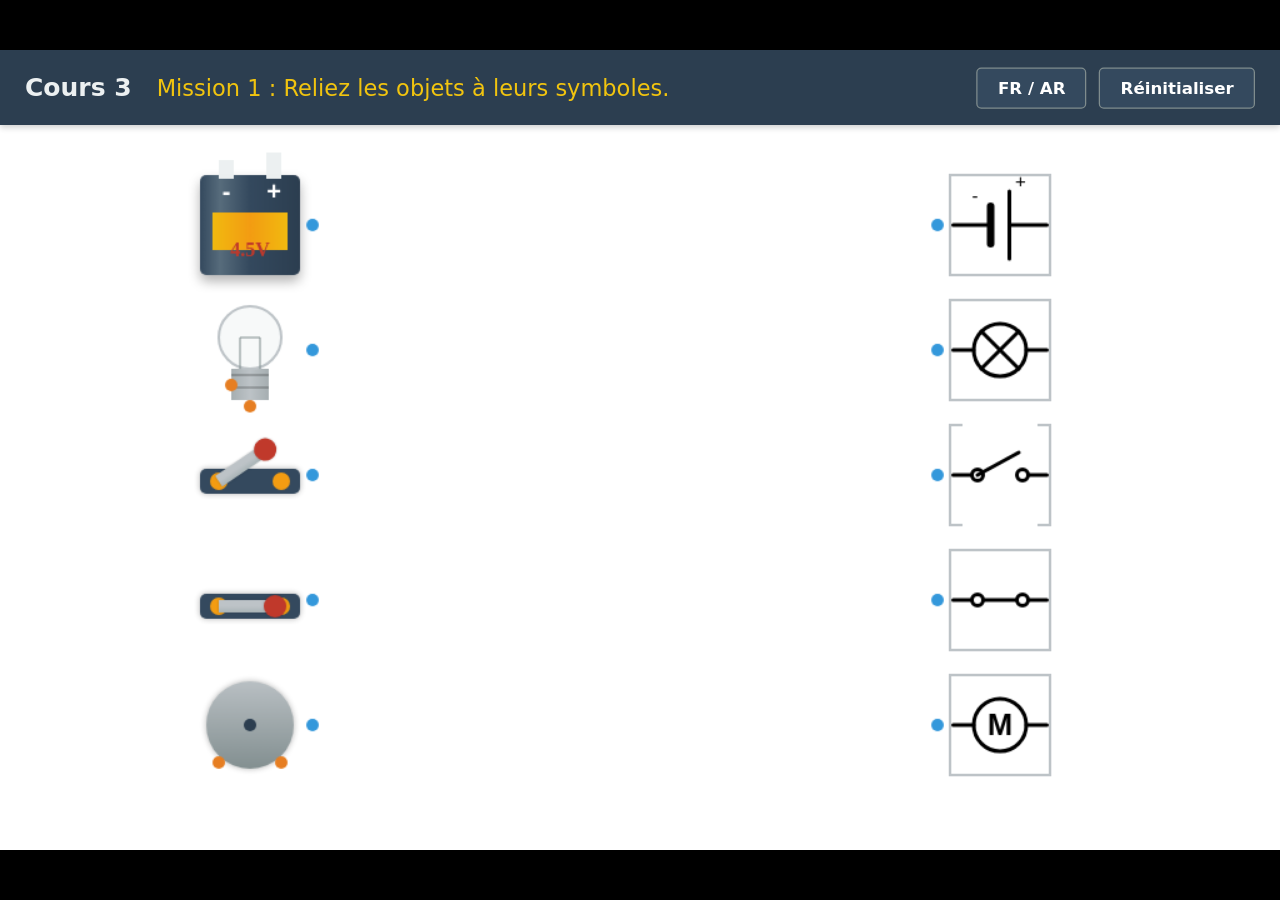
<file: simulations/Schematisation et realisation d un circuit electrique simple.html>
<!DOCTYPE html>
<html lang="fr">

<head>
    <meta charset="UTF-8">
    <meta name="viewport" content="width=device-width, initial-scale=1.0">
    <title>Physique : Du Réel au Schéma (Avancé)</title>

    <style>
        html,
        body {
            margin: 0;
            padding: 0;
            overflow: hidden;
            background: #000;
            width: 100%;
            height: 100%;
            touch-action: none;
            font-family: system-ui, -apple-system, 'Segoe UI', sans-serif;
            user-select: none;
            -webkit-user-select: none;
        }

        #sim-wrapper {
            width: 1024px;
            height: 640px;
            position: absolute;
            transform-origin: top left;
            overflow: hidden;
            background: #fff;
        }

        /* HEADER */
        .ui-header {
            position: absolute;
            top: 0;
            left: 0;
            width: 100%;
            height: 60px;
            background: #2c3e50;
            color: white;
            display: flex;
            justify-content: space-between;
            align-items: center;
            padding: 0 20px;
            box-sizing: border-box;
            z-index: 100;
            box-shadow: 0 2px 5px rgba(0, 0, 0, 0.2);
        }

        .ui-title {
            font-weight: bold;
            font-size: 20px;
            color: #ecf0f1;
        }

        .ui-instr {
            font-family: system-ui, -apple-system, 'Segoe UI', sans-serif;
            color: #f1c40f;
            font-size: 18px;
            margin-left: 20px;
            font-weight: 500;
        }

        .btn {
            background: #34495e;
            color: white;
            border: 1px solid #7f8c8d;
            padding: 8px 16px;
            border-radius: 4px;
            cursor: pointer;
            font-family: system-ui, -apple-system, 'Segoe UI', sans-serif;
            font-weight: bold;
            transition: all 0.2s;
        }

        .btn:hover {
            background: #4b6584;
        }

        .btn-action {
            background: #27ae60;
            border-color: #2ecc71;
        }

        .btn-action:hover {
            background: #2ecc71;
            transform: scale(1.05);
        }

        /* MAIN CANVASES */
        #main-canvas,
        #grid-canvas {
            display: block;
            position: absolute;
            top: 60px;
            left: 0;
        }

        #notebook-layer {
            display: none;
            z-index: 50;
            background: #fff;
            top: 60px;
            height: 580px;
            width: 100%;
            position: absolute;
        }

        #notebook-layer.visible {
            display: block;
        }

        /* TOOLBAR (Niveau 3) */
        .drawing-tools {
            position: absolute;
            bottom: 20px;
            left: 50%;
            transform: translateX(-50%);
            background: white;
            padding: 10px 20px;
            border-radius: 50px;
            box-shadow: 0 5px 20px rgba(0, 0, 0, 0.2);
            display: flex;
            gap: 20px;
        }

        .tool-icon {
            width: 50px;
            height: 50px;
            border-radius: 50%;
            border: 2px solid #bdc3c7;
            display: flex;
            justify-content: center;
            align-items: center;
            cursor: pointer;
            transition: all 0.2s;
            position: relative;
        }

        .tool-icon:hover {
            transform: translateY(-3px);
        }

        .tool-icon.active {
            border-color: #e67e22;
            background: #fff3e0;
            box-shadow: 0 0 10px rgba(230, 126, 34, 0.3);
        }

        .tool-label {
            position: absolute;
            bottom: -25px;
            left: 50%;
            transform: translateX(-50%);
            font-size: 10px;
            color: #7f8c8d;
            white-space: nowrap;
            font-weight: bold;
        }

        /* TOAST */
        .toast {
            position: absolute;
            top: 80px;
            left: 50%;
            transform: translateX(-50%);
            background: #27ae60;
            color: white;
            padding: 15px 40px;
            border-radius: 30px;
            font-weight: bold;
            font-size: 20px;
            box-shadow: 0 5px 15px rgba(0, 0, 0, 0.2);
            opacity: 0;
            transition: all 0.5s;
            pointer-events: none;
            z-index: 200;
            transform: translateX(-50%) translateY(-20px);
        }

        .toast.show {
            opacity: 1;
            transform: translateX(-50%) translateY(0);
        }

        /* SCHEMA CARD (Niveau 2) */
        .schema-card {
            position: absolute;
            top: 80px;
            right: 20px;
            width: 250px;
            height: 180px;
            background: white;
            border: 2px solid #2c3e50;
            border-radius: 8px;
            box-shadow: 0 4px 10px rgba(0, 0, 0, 0.1);
            z-index: 10;
            display: none;
            flex-direction: column;
        }

        .schema-card.visible {
            display: flex;
        }

        .schema-header {
            background: #2c3e50;
            color: white;
            padding: 5px 10px;
            font-size: 14px;
            font-weight: bold;
            text-align: center;
        }

        .schema-body {
            flex: 1;
            position: relative;
            display: flex;
            justify-content: center;
            align-items: center;
        }

        .tip-box {
            position: absolute;
            top: 80px;
            left: 20px;
            width: 200px;
            background: rgba(255, 255, 255, 0.9);
            border-left: 4px solid #f1c40f;
            padding: 10px;
            font-size: 14px;
            color: #555;
            box-shadow: 0 2px 5px rgba(0, 0, 0, 0.1);
            pointer-events: none;
            z-index: 40;
            display: none;
        }

        .tip-box.visible {
            display: block;
        }

        /* RTL */
        body.rtl {
            direction: rtl;
            font-family: 'Segoe UI', Tahoma, sans-serif;
        }

        body.rtl .ui-instr {
            margin-left: 0;
            margin-right: 20px;
        }
    </style>
</head>

<body>

    <div id="sim-wrapper">
        <!-- Header -->
        <div class="ui-header">
            <div style="display:flex; align-items:center;">
                <span class="ui-title">Cours 3</span>
                <span id="instruction" class="ui-instr">...</span>
            </div>
            <div style="display:flex; gap:10px;">
                <button class="btn" onclick="app.toggleLang()">FR / AR</button>
                <button class="btn" onclick="app.resetLevel()">Réinitialiser</button>
                <button class="btn btn-action" id="btn-next" onclick="app.nextLevel()" style="display:none;">Suivant
                    ➔</button>
            </div>
        </div>

        <!-- Canvas Principal (Niv 1 & 2) -->
        <canvas id="main-canvas" width="1024" height="580"></canvas>

        <!-- Schema Overlay (Niv 2) -->
        <div id="schema-card" class="schema-card">
            <div class="schema-header">OBJECTIF : Réalisez ce montage</div>
            <div class="schema-body">
                <canvas id="target-schema-canvas" width="240" height="140"></canvas>
            </div>
        </div>

        <!-- Aide (Niv 3) -->
        <div id="tip-box" class="tip-box">
            <b>Astuce :</b><br>Cliquez sur un symbole placé sur la grille pour le faire pivoter.
        </div>

        <!-- Mode Cahier (Niv 3) -->
        <div id="notebook-layer">
            <canvas id="grid-canvas" width="1024" height="580"></canvas>
            <div class="drawing-tools">
                <div class="tool-icon active" id="tool-wire" onclick="app.setTool('wire')">
                    <svg width="24" height="24" viewBox="0 0 24 24" fill="none" stroke="#2c3e50" stroke-width="3">
                        <path d="M2 12h20" />
                    </svg>
                    <span class="tool-label">Fil</span>
                </div>
                <div class="tool-icon" onclick="app.setTool('bat')">
                    <canvas width="30" height="30" id="icon-bat"></canvas>
                    <span class="tool-label">Pile</span>
                </div>
                <div class="tool-icon" onclick="app.setTool('lamp')">
                    <canvas width="30" height="30" id="icon-lamp"></canvas>
                    <span class="tool-label">Lampe</span>
                </div>
                <div class="tool-icon" onclick="app.setTool('sw_open')">
                    <canvas width="30" height="30" id="icon-sw"></canvas>
                    <span class="tool-label">Inter.</span>
                </div>
                <div class="tool-icon" onclick="app.setTool('motor')">
                    <canvas width="30" height="30" id="icon-mot"></canvas>
                    <span class="tool-label">Moteur</span>
                </div>
                <div class="tool-icon" onclick="app.checkSchema()" style="border-color:#27ae60; background:#f0fcf4;">
                    <span style="color:#27ae60; font-weight:bold; font-size:14px;">OK</span>
                    <span class="tool-label" style="color:#27ae60">Valider</span>
                </div>
            </div>
        </div>

        <div id="toast" class="toast">Bravo !</div>
    </div>

    <script>
        // --- POLYFILL ROUND RECT ---
        if (CanvasRenderingContext2D.prototype.roundRect === undefined) {
            CanvasRenderingContext2D.prototype.roundRect = function (x, y, w, h, r) {
                if (w < 2 * r) r = w / 2;
                if (h < 2 * r) r = h / 2;
                this.beginPath();
                this.moveTo(x + r, y);
                this.arcTo(x + w, y, x + w, y + h, r);
                this.arcTo(x + w, y + h, x, y + h, r);
                this.arcTo(x, y + h, x, y, r);
                this.arcTo(x, y, x + w, y, r);
                this.closePath();
                return this;
            };
        }

        /* --- 1. MOTEUR GRAPHIQUE (Dessin Réaliste & Symboles) --- */

        const Draw = {
            // Composants Réalistes (Style Photo/Vectoriel poussé)
            real: {
                battery: (ctx, x, y, w, h) => {
                    ctx.save(); ctx.translate(x, y);
                    // Ombre portée douce
                    ctx.shadowColor = 'rgba(0,0,0,0.3)'; ctx.shadowBlur = 10; ctx.shadowOffsetY = 5;

                    // Corps Pile (Cylindre)
                    const g = ctx.createLinearGradient(0, 0, w, 0);
                    g.addColorStop(0, '#34495e'); g.addColorStop(0.2, '#576c7c'); g.addColorStop(0.5, '#34495e'); g.addColorStop(1, '#2c3e50');
                    ctx.fillStyle = g;
                    ctx.beginPath(); ctx.roundRect(0, 0, w, h, 5); ctx.fill();
                    ctx.shadowColor = 'transparent'; // Stop shadow

                    // Etiquette Jaune
                    const gLabel = ctx.createLinearGradient(0, 0, w, 0);
                    gLabel.addColorStop(0, '#f1c40f'); gLabel.addColorStop(0.5, '#f39c12'); gLabel.addColorStop(1, '#f1c40f');
                    ctx.fillStyle = gLabel; ctx.fillRect(10, 30, w - 20, h - 50);

                    // Texte
                    ctx.fillStyle = '#c0392b'; ctx.font = '900 16px Roboto'; ctx.textAlign = 'center'; ctx.fillText('4.5V', w / 2, 65);

                    // Languettes (Métal)
                    const gMetal = ctx.createLinearGradient(0, 0, 0, h);
                    gMetal.addColorStop(0, '#ecf0f1'); gMetal.addColorStop(1, '#bdc3c7');

                    // Moins (Court)
                    ctx.fillStyle = gMetal; ctx.fillRect(15, -12, 12, 15);
                    // Plus (Long)
                    ctx.fillStyle = gMetal; ctx.fillRect(w - 27, -18, 12, 21);

                    // Symboles gravés
                    ctx.fillStyle = '#fff'; ctx.font = 'bold 20px sans-serif';
                    ctx.fillText('-', 21, 20); ctx.fillText('+', w - 21, 20);
                    ctx.restore();
                },
                lamp: (ctx, x, y, w, h, on) => {
                    ctx.save(); ctx.translate(x, y);

                    // Douille (Métal strié)
                    const gSocket = ctx.createLinearGradient(0, 0, w, 0);
                    gSocket.addColorStop(0, '#7f8c8d'); gSocket.addColorStop(0.5, '#bdc3c7'); gSocket.addColorStop(1, '#7f8c8d');
                    ctx.fillStyle = gSocket; ctx.fillRect(w / 2 - 15, h - 25, 30, 25);
                    // Stries
                    ctx.strokeStyle = 'rgba(0,0,0,0.2)'; ctx.beginPath();
                    ctx.moveTo(w / 2 - 15, h - 20); ctx.lineTo(w / 2 + 15, h - 20);
                    ctx.moveTo(w / 2 - 15, h - 10); ctx.lineTo(w / 2 + 15, h - 10); ctx.stroke();

                    // Verre (Ampoule)
                    ctx.beginPath(); ctx.arc(w / 2, h / 2 - 10, 25, 0, Math.PI * 2);
                    if (on) {
                        // Glow réaliste
                        const gLight = ctx.createRadialGradient(w / 2, h / 2 - 10, 5, w / 2, h / 2 - 10, 30);
                        gLight.addColorStop(0, '#fff'); gLight.addColorStop(0.5, '#f1c40f'); gLight.addColorStop(1, 'rgba(241, 196, 15, 0)');
                        ctx.fillStyle = gLight;
                        ctx.shadowColor = '#f39c12'; ctx.shadowBlur = 50;
                        ctx.fill(); ctx.shadowBlur = 0;
                        ctx.strokeStyle = 'rgba(255,255,255,0.8)'; ctx.lineWidth = 2; ctx.stroke();
                    } else {
                        ctx.fillStyle = 'rgba(236, 240, 241, 0.4)'; ctx.strokeStyle = '#bdc3c7'; ctx.fill(); ctx.stroke();
                        // Filament éteint
                        ctx.beginPath(); ctx.moveTo(w / 2 - 8, h - 25); ctx.lineTo(w / 2 - 8, h / 2 - 10); ctx.lineTo(w / 2 + 8, h / 2 - 10); ctx.lineTo(w / 2 + 8, h - 25);
                        ctx.strokeStyle = '#7f8c8d'; ctx.lineWidth = 1; ctx.stroke();
                    }

                    // Bornes de connexion (Vis)
                    ctx.fillStyle = '#e67e22';
                    ctx.beginPath(); ctx.arc(w / 2 - 15, h - 12, 5, 0, Math.PI * 2); ctx.fill(); // Coté
                    ctx.beginPath(); ctx.arc(w / 2, h + 5, 5, 0, Math.PI * 2); ctx.fill(); // Bas
                    ctx.restore();
                },
                switchComp: (ctx, x, y, w, h, closed) => {
                    ctx.save(); ctx.translate(x, y);
                    // Socle
                    ctx.shadowColor = 'rgba(0,0,0,0.3)'; ctx.shadowBlur = 5;
                    ctx.fillStyle = '#34495e'; ctx.beginPath(); ctx.roundRect(0, 15, w, 20, 5); ctx.fill();
                    ctx.shadowColor = 'transparent';

                    // Bornes
                    ctx.fillStyle = '#f39c12';
                    ctx.beginPath(); ctx.arc(15, 25, 7, 0, Math.PI * 2); ctx.fill();
                    ctx.beginPath(); ctx.arc(w - 15, 25, 7, 0, Math.PI * 2); ctx.fill();

                    // Levier (Lame de cuivre)
                    ctx.save(); ctx.translate(15, 25);
                    ctx.rotate(closed ? 0 : -0.6); // Angle plus prononcé

                    const gBlade = ctx.createLinearGradient(0, 0, 0, 10);
                    gBlade.addColorStop(0, '#bdc3c7'); gBlade.addColorStop(1, '#95a5a6');
                    ctx.fillStyle = gBlade;
                    ctx.shadowColor = 'rgba(0,0,0,0.2)'; ctx.shadowBlur = 2;
                    ctx.fillRect(0, -5, w - 30, 10);

                    // Poignée isolante
                    ctx.fillStyle = '#c0392b'; ctx.beginPath(); ctx.arc(w - 35, 0, 9, 0, Math.PI * 2); ctx.fill();
                    ctx.restore();
                    ctx.restore();
                },
                motor: (ctx, x, y, w, h) => {
                    ctx.save(); ctx.translate(x, y);
                    // Corps Moteur
                    ctx.shadowColor = 'rgba(0,0,0,0.3)'; ctx.shadowBlur = 5;
                    const g = ctx.createLinearGradient(0, 0, 0, h);
                    g.addColorStop(0, '#bdc3c7'); g.addColorStop(1, '#7f8c8d');
                    ctx.fillStyle = g; ctx.beginPath(); ctx.arc(w / 2, h / 2, 35, 0, Math.PI * 2); ctx.fill();
                    ctx.shadowColor = 'transparent';

                    // Axe
                    ctx.fillStyle = '#2c3e50'; ctx.beginPath(); ctx.arc(w / 2, h / 2, 5, 0, Math.PI * 2); ctx.fill();

                    // Bornes
                    ctx.fillStyle = '#e67e22';
                    ctx.beginPath(); ctx.arc(w / 2 - 25, h - 10, 5, 0, Math.PI * 2); ctx.fill();
                    ctx.beginPath(); ctx.arc(w / 2 + 25, h - 10, 5, 0, Math.PI * 2); ctx.fill();
                    ctx.restore();
                },
                wire: (ctx, p1, p2) => {
                    ctx.beginPath(); ctx.moveTo(p1.x, p1.y);
                    const cx = (p1.x + p2.x) / 2; const cy = (p1.y + p2.y) / 2 + 60; // Plus de "mou" réaliste
                    ctx.quadraticCurveTo(cx, cy, p2.x, p2.y);

                    // Gaine rouge
                    ctx.strokeStyle = '#c0392b'; ctx.lineWidth = 6; ctx.lineCap = 'round'; ctx.stroke();
                    // Reflet
                    ctx.strokeStyle = 'rgba(255,255,255,0.3)'; ctx.lineWidth = 2; ctx.stroke();

                    // Extrémités dénudées (Cuivre)
                    ctx.fillStyle = '#d35400';
                    ctx.beginPath(); ctx.arc(p1.x, p1.y, 4, 0, Math.PI * 2); ctx.fill();
                    ctx.beginPath(); ctx.arc(p2.x, p2.y, 4, 0, Math.PI * 2); ctx.fill();
                }
            },

            // Symboles Normalisés
            symbol: {
                // rotation en radians (0 = horizontal, -PI/2 = vertical)
                draw: (ctx, type, x, y, scale = 1, rotation = 0) => {
                    ctx.save();
                    ctx.translate(x, y);
                    ctx.rotate(rotation); // Rotation appliquée ici
                    ctx.scale(scale, scale);

                    ctx.strokeStyle = '#000'; ctx.lineWidth = 2; ctx.lineCap = 'round';

                    // Effacer la zone derrière le symbole pour ne pas voir la grille
                    if (type !== 'wire') {
                        ctx.fillStyle = '#fff';
                        ctx.clearRect(-20, -20, 40, 40);
                        if (type.startsWith('sw_open')) ctx.clearRect(-20, -30, 40, 60); // Plus large pour sw_open
                    }

                    if (type === 'bat') {
                        // Pile: | | (Perpendiculaire au fil)
                        ctx.beginPath();
                        ctx.moveTo(-25, 0); ctx.lineTo(-5, 0);
                        ctx.moveTo(5, 0); ctx.lineTo(25, 0);
                        ctx.stroke();

                        ctx.beginPath();
                        // Pole - (Court épais)
                        ctx.moveTo(-5, -10); ctx.lineTo(-5, 10); ctx.lineWidth = 4; ctx.stroke(); ctx.lineWidth = 2;
                        // Pole + (Long fin)
                        ctx.moveTo(5, -18); ctx.lineTo(5, 18); ctx.stroke();

                        ctx.font = '10px sans-serif'; ctx.fillStyle = '#000'; ctx.fillText('+', 8, -20); ctx.fillText('-', -15, -12);
                    }
                    else if (type === 'lamp') {
                        ctx.beginPath(); ctx.arc(0, 0, 14, 0, Math.PI * 2); ctx.fillStyle = '#fff'; ctx.fill(); ctx.stroke();
                        ctx.beginPath(); ctx.moveTo(-10, -10); ctx.lineTo(10, 10); ctx.stroke();
                        ctx.beginPath(); ctx.moveTo(10, -10); ctx.lineTo(-10, 10); ctx.stroke();
                        ctx.beginPath(); ctx.moveTo(-25, 0); ctx.lineTo(-14, 0); ctx.stroke();
                        ctx.beginPath(); ctx.moveTo(14, 0); ctx.lineTo(25, 0); ctx.stroke();
                    }
                    else if (type.startsWith('sw')) {
                        const open = type.includes('open');
                        ctx.beginPath(); ctx.arc(-12, 0, 3, 0, Math.PI * 2); ctx.fillStyle = '#fff'; ctx.fill(); ctx.stroke();
                        ctx.beginPath(); ctx.arc(12, 0, 3, 0, Math.PI * 2); ctx.fill(); ctx.stroke();
                        ctx.beginPath(); ctx.moveTo(-25, 0); ctx.lineTo(-15, 0); ctx.stroke();
                        ctx.beginPath(); ctx.moveTo(15, 0); ctx.lineTo(25, 0); ctx.stroke();
                        ctx.beginPath();
                        if (open) {
                            ctx.moveTo(-12, 0); ctx.lineTo(10, -12); // Levier levé
                        } else {
                            ctx.moveTo(-9, 0); ctx.lineTo(9, 0); // Levier plat
                        }
                        ctx.stroke();
                    }
                    else if (type === 'motor') {
                        ctx.beginPath(); ctx.arc(0, 0, 14, 0, Math.PI * 2); ctx.fillStyle = '#fff'; ctx.fill(); ctx.stroke();
                        ctx.font = 'bold 16px sans-serif'; ctx.textAlign = 'center'; ctx.textBaseline = 'middle'; ctx.fillStyle = '#000';
                        ctx.fillText('M', 0, 1);
                        ctx.beginPath(); ctx.moveTo(-25, 0); ctx.lineTo(-14, 0); ctx.stroke();
                        ctx.beginPath(); ctx.moveTo(14, 0); ctx.lineTo(25, 0); ctx.stroke();
                    }
                    ctx.restore();
                }
            }
        };

        /* --- 2. LOGIQUE NIVEAU 2 : SIMULATION --- */

        class CircuitEntity {
            constructor(type, x, y) {
                this.type = type;
                this.x = x; this.y = y;
                this.w = type === 'bat' ? 80 : (type === 'lamp' ? 60 : 100);
                this.h = type === 'bat' ? 80 : (type === 'lamp' ? 80 : 50);
                this.terminals = [];
                this.isOn = false;
                this.isClosed = false;

                if (type === 'bat') this.terminals = [{ id: 'b-', x: 20, y: -10 }, { id: 'b+', x: 60, y: -10 }];
                else if (type === 'lamp') this.terminals = [{ id: 'l1', x: 15, y: 68 }, { id: 'l2', x: 30, y: 85 }];
                else if (type === 'sw') this.terminals = [{ id: 's1', x: 15, y: 25 }, { id: 's2', x: 85, y: 25 }];
            }

            getAbsTerminals() {
                return this.terminals.map(t => ({ id: t.id, x: this.x + t.x, y: this.y + t.y, parent: this }));
            }

            draw(ctx) {
                if (this.type === 'bat') Draw.real.battery(ctx, this.x, this.y, this.w, this.h);
                else if (this.type === 'lamp') Draw.real.lamp(ctx, this.x, this.y, this.w, this.h, this.isOn);
                else if (this.type === 'sw') Draw.real.switchComp(ctx, this.x, this.y, this.w, this.h, this.isClosed);
            }

            contains(mx, my) { return mx >= this.x && mx <= this.x + this.w && my >= this.y && my <= this.y + this.h; }
        }

        class Wire {
            constructor(t1, t2) {
                this.p1 = { ...t1 }; this.p2 = { ...t2 };
                this.conn1 = null; this.conn2 = null;
            }
        }

        /* --- 3. APPLICATION PRINCIPALE --- */

        class Application {
            constructor() {
                this.level = 1;
                this.lang = 'fr';
                this.canvas = document.getElementById('main-canvas');
                this.ctx = this.canvas.getContext('2d');
                this.gridCanvas = document.getElementById('grid-canvas');
                this.gridCtx = this.gridCanvas.getContext('2d');

                // State global
                this.items = [];
                this.circuitItems = [];
                this.circuitWires = [];
                this.dragData = null;

                // Niv 3 Data
                this.schemaElements = [];
                this.schemaWires = [];
                this.currentTool = 'wire';

                this.initLevel();
                this.setupEvents();
                this.renderIcons();
                this.loop();
            }

            nextLevel() {
                this.level++;
                if (this.level > 3) this.level = 1;
                this.initLevel();
            }
            resetLevel() { this.initLevel(); }

            toggleLang() {
                this.lang = this.lang === 'fr' ? 'ar' : 'fr';
                document.body.classList.toggle('rtl', this.lang === 'ar');
                this.updateInstructions();
            }

            initLevel() {
                this.items = []; this.circuitItems = []; this.circuitWires = [];
                document.getElementById('btn-next').style.display = 'none';
                document.getElementById('schema-card').classList.remove('visible');
                document.getElementById('notebook-layer').classList.remove('visible');
                document.getElementById('tip-box').classList.remove('visible');
                document.getElementById('toast').classList.remove('show');

                if (this.level === 1) {
                    const types = ['bat', 'lamp', 'sw_open', 'sw_closed', 'motor'];
                    types.forEach((t, i) => this.items.push({ type: t, mode: 'real', x: 200, y: 80 + i * 100, connected: false }));
                    const shuffled = [...types].sort(() => Math.random() - 0.5);
                    shuffled.forEach((t, i) => this.items.push({ type: t, mode: 'symbol', x: 800, y: 80 + i * 100, target: false }));
                    this.lines = [];
                }
                else if (this.level === 2) {
                    document.getElementById('schema-card').classList.add('visible');
                    this.drawTargetSchema();
                    this.circuitItems.push(new CircuitEntity('bat', 100, 400));
                    this.circuitItems.push(new CircuitEntity('lamp', 300, 400));
                    this.circuitItems.push(new CircuitEntity('sw', 500, 420));
                    this.circuitWires.push(new Wire({ x: 200, y: 200 }, { x: 400, y: 200 }));
                    this.circuitWires.push(new Wire({ x: 500, y: 200 }, { x: 700, y: 200 }));
                    this.circuitWires.push(new Wire({ x: 300, y: 300 }, { x: 500, y: 300 }));
                }
                else if (this.level === 3) {
                    document.getElementById('notebook-layer').classList.add('visible');
                    document.getElementById('tip-box').classList.add('visible');
                    this.schemaElements = []; this.schemaWires = [];
                    this.drawGrid();
                }
                this.updateInstructions();
            }

            updateInstructions() {
                const TEXTS = {
                    fr: [
                        "Mission 1 : Reliez les objets à leurs symboles.",
                        "Mission 2 : Construisez le circuit et vérifiez s'il fonctionne.",
                        "Mission 3 : Dessinez le schéma sur le cahier."
                    ],
                    ar: [
                        "المهمة 1: صل الأشياء برموزها.",
                        "المهمة 2: أنشئ الدارة وتحقق من عملها.",
                        "المهمة 3: ارسم التبيانة على الدفتر."
                    ]
                };
                document.getElementById('instruction').innerText = TEXTS[this.lang][this.level - 1];
            }

            // --- LOGIQUE NIVEAU 2 ---
            updateCircuit() {
                const lamp = this.circuitItems.find(i => i.type === 'lamp');
                if (lamp) lamp.isOn = false;

                const sw = this.circuitItems.find(i => i.type === 'sw');
                let connectedCount = 0;
                this.circuitWires.forEach(w => {
                    if (w.conn1 && w.conn2) connectedCount++;
                });

                if (connectedCount === 3) {
                    if (sw && sw.isClosed) {
                        if (lamp) lamp.isOn = true;
                        if (document.getElementById('btn-next').style.display === 'none') {
                            this.showSuccess("Circuit Fonctionnel !");
                        }
                    }
                }
            }

            // --- LOGIQUE NIVEAU 1 ---
            checkMatching() {
                // Maintenant on a 5 paires
                if (this.lines.length === 5) {
                    const correct = this.lines.every(l => {
                        const t1 = l.from.type; const t2 = l.to.type;
                        if (t1 === 'bat' && t2 === 'bat') return true;
                        if (t1 === 'lamp' && t2 === 'lamp') return true;
                        if (t1 === 'motor' && t2 === 'motor') return true;
                        if (t1 === 'sw_open' && t2 === 'sw_open') return true;
                        if (t1 === 'sw_closed' && t2 === 'sw_closed') return true;
                        return false;
                    });
                    if (correct) this.showSuccess("Parfait !");
                }
            }

            // --- RENDU LOOP ---
            loop() {
                const ctx = this.ctx;
                ctx.clearRect(0, 0, 1024, 640);

                if (this.level === 1) {
                    this.items.forEach(i => {
                        if (i.mode === 'real') {
                            if (i.type === 'bat') Draw.real.battery(ctx, i.x - 40, i.y - 40, 80, 80);
                            else if (i.type === 'lamp') Draw.real.lamp(ctx, i.x - 40, i.y - 40, 80, 80);
                            else if (i.type === 'sw_open') Draw.real.switchComp(ctx, i.x - 40, i.y - 20, 80, 40, false);
                            else if (i.type === 'sw_closed') Draw.real.switchComp(ctx, i.x - 40, i.y - 20, 80, 40, true);
                            else if (i.type === 'motor') Draw.real.motor(ctx, i.x - 40, i.y - 40, 80, 80);

                            ctx.beginPath(); ctx.arc(i.x + 50, i.y, 5, 0, Math.PI * 2); ctx.fillStyle = '#3498db'; ctx.fill();
                        } else {
                            ctx.fillStyle = '#fff'; ctx.strokeStyle = '#bdc3c7'; ctx.lineWidth = 2;
                            ctx.fillRect(i.x - 40, i.y - 40, 80, 80); ctx.strokeRect(i.x - 40, i.y - 40, 80, 80);
                            Draw.symbol.draw(ctx, i.type, i.x, i.y, 1.5);
                            ctx.beginPath(); ctx.arc(i.x - 50, i.y, 5, 0, Math.PI * 2); ctx.fillStyle = '#3498db'; ctx.fill();
                        }
                    });
                    this.lines.forEach(l => {
                        ctx.beginPath(); ctx.moveTo(l.from.x + 50, l.from.y); ctx.lineTo(l.to.x - 50, l.to.y);
                        ctx.strokeStyle = l.correct ? '#2ecc71' : '#e74c3c'; ctx.lineWidth = 4; ctx.stroke();
                    });
                    if (this.dragData && this.dragData.mode === 'line') {
                        ctx.beginPath(); ctx.moveTo(this.dragData.start.x + 50, this.dragData.start.y);
                        ctx.lineTo(this.dragData.curr.x, this.dragData.curr.y);
                        ctx.strokeStyle = '#3498db'; ctx.lineWidth = 2; ctx.setLineDash([5, 5]); ctx.stroke(); ctx.setLineDash([]);
                    }
                }
                else if (this.level === 2) {
                    this.circuitWires.forEach(w => {
                        Draw.real.wire(ctx, w.p1, w.p2);
                        if (w.conn1) { ctx.beginPath(); ctx.arc(w.p1.x, w.p1.y, 8, 0, Math.PI * 2); ctx.fillStyle = '#2ecc71'; ctx.fill(); }
                        if (w.conn2) { ctx.beginPath(); ctx.arc(w.p2.x, w.p2.y, 8, 0, Math.PI * 2); ctx.fillStyle = '#2ecc71'; ctx.fill(); }
                    });
                    this.circuitItems.forEach(c => c.draw(ctx));
                }
                requestAnimationFrame(() => this.loop());
            }

            // --- EVENTS ---
            setupEvents() {
                const getMousePos = (e, c) => {
                    const r = c.getBoundingClientRect();
                    return { x: (e.clientX - r.left) * (c.width / r.width), y: (e.clientY - r.top) * (c.height / r.height) };
                };
                const getTouchPos = (e, c) => {
                    const t = e.touches[0] || e.changedTouches[0];
                    const r = c.getBoundingClientRect();
                    return { x: (t.clientX - r.left) * (c.width / r.width), y: (t.clientY - r.top) * (c.height / r.height) };
                };
                const cvs = this.canvas;
                const gCvs = this.gridCanvas;

                // ======= Unified handlers =======
                const onDown = (p) => {
                    if (this.level === 1) {
                        const hit = this.items.find(i => i.mode === 'real' && Math.hypot(p.x - (i.x + 50), p.y - i.y) < 20);
                        if (hit && !hit.connected) this.dragData = { mode: 'line', start: hit, curr: p };
                    }
                    else if (this.level === 2) {
                        const sw = this.circuitItems.find(i => i.type === 'sw');
                        if (sw && sw.contains(p.x, p.y)) { sw.isClosed = !sw.isClosed; this.updateCircuit(); return; }

                        for (let w of this.circuitWires) {
                            if (Math.hypot(p.x - w.p1.x, p.y - w.p1.y) < 20) { this.dragData = { mode: 'wire', obj: w, point: 'p1' }; w.conn1 = null; this.updateCircuit(); return; }
                            if (Math.hypot(p.x - w.p2.x, p.y - w.p2.y) < 20) { this.dragData = { mode: 'wire', obj: w, point: 'p2' }; w.conn2 = null; this.updateCircuit(); return; }
                        }

                        for (let c of this.circuitItems) {
                            if (c.contains(p.x, p.y)) {
                                this.dragData = { mode: 'comp', obj: c, offX: p.x - c.x, offY: p.y - c.y };
                                return;
                            }
                        }

                        for (let w of this.circuitWires) {
                            const cx = (w.p1.x + w.p2.x) / 2; const cy = (w.p1.y + w.p2.y) / 2 + 20;
                            if (Math.hypot(p.x - cx, p.y - cy) < 30) { this.dragData = { mode: 'wireMove', obj: w, offX: p.x - w.p1.x, offY: p.y - w.p1.y }; return; }
                        }
                    }
                };

                const onMove = (p) => {
                    if (!this.dragData) return;
                    if (this.dragData.mode === 'line') this.dragData.curr = p;
                    else if (this.dragData.mode === 'wire') {
                        const w = this.dragData.obj;
                        if (this.dragData.point === 'p1') { w.p1.x = p.x; w.p1.y = p.y; } else { w.p2.x = p.x; w.p2.y = p.y; }
                    }
                    else if (this.dragData.mode === 'comp') {
                        const c = this.dragData.obj;
                        const dx = p.x - this.dragData.offX - c.x;
                        const dy = p.y - this.dragData.offY - c.y;
                        c.x += dx; c.y += dy;

                        this.circuitWires.forEach(w => {
                            const terms = c.getAbsTerminals();
                            const t1 = terms.find(t => (c.type + '_' + t.id) === w.conn1);
                            if (t1) { w.p1.x = t1.x; w.p1.y = t1.y; }
                            const t2 = terms.find(t => (c.type + '_' + t.id) === w.conn2);
                            if (t2) { w.p2.x = t2.x; w.p2.y = t2.y; }
                        });
                    }
                    else if (this.dragData.mode === 'wireMove') {
                        const w = this.dragData.obj;
                        const dx = w.p2.x - w.p1.x; const dy = w.p2.y - w.p1.y;
                        w.p1.x = p.x - this.dragData.offX; w.p1.y = p.y - this.dragData.offY;
                        w.p2.x = w.p1.x + dx; w.p2.y = w.p1.y + dy;
                    }
                };

                const onUp = (p) => {
                    if (!this.dragData) return;
                    if (this.level === 1 && this.dragData.mode === 'line') {
                        const hit = this.items.find(i => i.mode === 'symbol' && Math.hypot(p.x - (i.x - 50), p.y - i.y) < 30);
                        if (hit && !hit.target) {
                            let match = false;
                            if (this.dragData.start.type === hit.type) match = true;
                            if (match) {
                                this.lines.push({ from: this.dragData.start, to: hit, correct: true });
                                this.dragData.start.connected = true; hit.target = true; this.checkMatching();
                            }
                        }
                    }
                    else if (this.level === 2 && this.dragData.mode === 'wire') {
                        let bestD = 30; let snapT = null;
                        this.circuitItems.forEach(c => {
                            c.getAbsTerminals().forEach(t => {
                                const d = Math.hypot(p.x - t.x, p.y - t.y);
                                if (d < bestD) { bestD = d; snapT = t; }
                            });
                        });
                        if (snapT) {
                            const uid = snapT.parent.type + '_' + snapT.id;
                            const w = this.dragData.obj;
                            if (this.dragData.point === 'p1') { w.p1.x = snapT.x; w.p1.y = snapT.y; w.conn1 = uid; }
                            else { w.p2.x = snapT.x; w.p2.y = snapT.y; w.conn2 = uid; }
                            this.updateCircuit();
                        }
                    }
                    this.dragData = null;
                };

                // ======= Grid (Level 3) handlers =======
                const onGridDown = (p) => {
                    const gx = Math.round(p.x / 40); const gy = Math.round(p.y / 40);
                    const clickedElIndex = this.schemaElements.findIndex(el => el.x === gx && el.y === gy);
                    if (clickedElIndex !== -1 && this.currentTool !== 'wire') {
                        this.schemaElements[clickedElIndex].rotation = (this.schemaElements[clickedElIndex].rotation || 0) + Math.PI / 2;
                        this.drawGrid();
                        return;
                    }
                    if (this.currentTool === 'wire') {
                        this.dragSchema = { start: { x: gx, y: gy }, curr: p };
                    } else {
                        this.schemaElements.push({ type: this.currentTool, x: gx, y: gy, rotation: 0 });
                        this.drawGrid();
                    }
                };

                const onGridMove = (p) => {
                    if (this.level === 3 && this.dragSchema) {
                        this.dragSchema.curr = p;
                        this.drawGrid();
                    }
                };

                const onGridUp = (p) => {
                    if (this.level === 3 && this.dragSchema) {
                        const gx = Math.round(p.x / 40); const gy = Math.round(p.y / 40);
                        const dx = Math.abs(gx - this.dragSchema.start.x);
                        const dy = Math.abs(gy - this.dragSchema.start.y);
                        if (dx > dy) this.schemaWires.push({ x1: this.dragSchema.start.x, y1: this.dragSchema.start.y, x2: gx, y2: this.dragSchema.start.y });
                        else this.schemaWires.push({ x1: this.dragSchema.start.x, y1: this.dragSchema.start.y, x2: this.dragSchema.start.x, y2: gy });
                        this.dragSchema = null;
                        this.drawGrid();
                    }
                };

                // ======= MOUSE events =======
                cvs.addEventListener('mousedown', e => onDown(getMousePos(e, cvs)));
                window.addEventListener('mousemove', e => { onMove(getMousePos(e, cvs)); onGridMove(getMousePos(e, gCvs)); });
                window.addEventListener('mouseup', e => { onUp(getMousePos(e, cvs)); onGridUp(getMousePos(e, gCvs)); });
                gCvs.addEventListener('mousedown', e => onGridDown(getMousePos(e, gCvs)));

                // ======= TOUCH events (single-finger only) =======
                cvs.addEventListener('touchstart', e => {
                    if (e.touches.length === 1) { e.preventDefault(); onDown(getTouchPos(e, cvs)); }
                }, { passive: false });
                window.addEventListener('touchmove', e => {
                    if (this.dragData && e.touches.length === 1) { e.preventDefault(); onMove(getTouchPos(e, cvs)); }
                    if (this.dragSchema && e.touches.length === 1) { e.preventDefault(); onGridMove(getTouchPos(e, gCvs)); }
                }, { passive: false });
                window.addEventListener('touchend', e => {
                    if (this.dragData) { onUp(getTouchPos(e, cvs)); }
                    if (this.dragSchema) { onGridUp(getTouchPos(e, gCvs)); }
                });
                gCvs.addEventListener('touchstart', e => {
                    if (e.touches.length === 1) { e.preventDefault(); onGridDown(getTouchPos(e, gCvs)); }
                }, { passive: false });
            }

            // --- UTILS NIV 2 ---
            drawTargetSchema() {
                const cvs = document.getElementById('target-schema-canvas');
                const ctx = cvs.getContext('2d');
                ctx.clearRect(0, 0, 250, 150);
                ctx.save(); ctx.translate(120, 70); ctx.scale(0.8, 0.8);
                ctx.beginPath(); ctx.rect(-80, -50, 160, 100); ctx.strokeStyle = '#000'; ctx.lineWidth = 2; ctx.stroke();
                Draw.symbol.draw(ctx, 'bat', -80, 0, 1, -Math.PI / 2);
                Draw.symbol.draw(ctx, 'lamp', 80, 0, 1, Math.PI / 2);
                Draw.symbol.draw(ctx, 'sw_open', 0, -50);
                ctx.restore();
            }

            // --- UTILS NIV 3 ---
            setTool(t) {
                this.currentTool = t;
                document.querySelectorAll('.tool-icon').forEach(el => el.classList.remove('active'));
                const els = document.querySelectorAll('.tool-icon');
                for (let el of els) { if (el.getAttribute('onclick').includes(t)) el.classList.add('active'); }
            }

            drawGrid() {
                const ctx = this.gridCtx;
                ctx.clearRect(0, 0, 1024, 580);

                ctx.strokeStyle = '#e0e0e0'; ctx.lineWidth = 1;
                ctx.beginPath();
                for (let x = 0; x <= 1024; x += 40) { ctx.moveTo(x, 0); ctx.lineTo(x, 580); }
                for (let y = 0; y <= 580; y += 40) { ctx.moveTo(0, y); ctx.lineTo(1024, y); }
                ctx.stroke();

                ctx.strokeStyle = '#000'; ctx.lineWidth = 3; ctx.lineCap = 'round';
                this.schemaWires.forEach(w => {
                    ctx.beginPath(); ctx.moveTo(w.x1 * 40, w.y1 * 40); ctx.lineTo(w.x2 * 40, w.y2 * 40); ctx.stroke();
                });

                if (this.dragSchema) {
                    const sx = this.dragSchema.start.x * 40; const sy = this.dragSchema.start.y * 40;
                    const ex = this.dragSchema.curr.x; const ey = this.dragSchema.curr.y;
                    ctx.strokeStyle = 'rgba(0,0,0,0.5)'; ctx.setLineDash([5, 5]);
                    ctx.beginPath(); ctx.moveTo(sx, sy);
                    if (Math.abs(ex - sx) > Math.abs(ey - sy)) ctx.lineTo(ex, sy); else ctx.lineTo(sx, ey);
                    ctx.stroke(); ctx.setLineDash([]);
                }

                this.schemaElements.forEach(el => {
                    Draw.symbol.draw(ctx, el.type, el.x * 40, el.y * 40, 1.0, el.rotation || 0);
                });
            }

            analyzeCircuit() {
                let segments = [];
                this.schemaWires.forEach(w => {
                    let x1 = w.x1, y1 = w.y1, x2 = w.x2, y2 = w.y2;
                    if (x1 === x2) {
                        let min = Math.min(y1, y2), max = Math.max(y1, y2);
                        for (let y = min; y < max; y++) segments.push({ x1: x1, y1: y, x2: x1, y2: y + 1 });
                    } else if (y1 === y2) {
                        let min = Math.min(x1, x2), max = Math.max(x1, x2);
                        for (let x = min; x < max; x++) segments.push({ x1: x, y1: y1, x2: x + 1, y2: y1 });
                    }
                });

                let uniqueSegments = [];
                let seenSegs = new Set();
                segments.forEach(s => {
                    let key = `${s.x1},${s.y1}-${s.x2},${s.y2}`;
                    if (!seenSegs.has(key)) { seenSegs.add(key); uniqueSegments.push(s); }
                });

                let elMap = {};
                this.schemaElements.forEach((el, index) => {
                    let rot = el.rotation || 0;
                    let isHoriz = Math.abs(Math.cos(rot)) > 0.5;
                    let uid = `elem_${el.x}_${el.y}`;
                    elMap[`${el.x},${el.y}`] = Object.assign({}, el, { isHoriz, uid });
                });

                function getTerminal(x, y, side) {
                    let el = elMap[`${x},${y}`];
                    if (!el) return `node_${x}_${y}`;
                    if (el.isHoriz) {
                        if (side === 'LEFT') return `${el.uid}_1`;
                        if (side === 'RIGHT') return `${el.uid}_2`;
                        return null;
                    } else {
                        if (side === 'TOP') return `${el.uid}_1`;
                        if (side === 'BOTTOM') return `${el.uid}_2`;
                        return null;
                    }
                }

                let adj = {};
                function addEdge(u, v) {
                    if (!u || !v) return;
                    if (!adj[u]) adj[u] = [];
                    if (!adj[v]) adj[v] = [];
                    adj[u].push(v);
                    adj[v].push(u);
                }

                uniqueSegments.forEach(s => {
                    if (s.y1 === s.y2) {
                        addEdge(getTerminal(s.x1, s.y1, 'RIGHT'), getTerminal(s.x2, s.y2, 'LEFT'));
                    } else {
                        addEdge(getTerminal(s.x1, s.y1, 'BOTTOM'), getTerminal(s.x2, s.y2, 'TOP'));
                    }
                });

                let batteries = Object.values(elMap).filter(e => e.type === 'bat');
                let lamps = Object.values(elMap).filter(e => e.type === 'lamp');
                let sws = Object.values(elMap).filter(e => e.type.startsWith('sw'));

                if (batteries.length === 0 || lamps.length === 0 || sws.length === 0)
                    return { valid: false, reason: "Il manque des composants (pile, lampe ou interrupteur)." };

                let visited = new Set();
                let compId = 0;
                let nodeToComp = {};
                for (let node in adj) {
                    if (!visited.has(node)) {
                        compId++;
                        let q = [node];
                        visited.add(node);
                        while (q.length > 0) {
                            let curr = q.shift();
                            nodeToComp[curr] = compId;
                            (adj[curr] || []).forEach(n => {
                                if (!visited.has(n)) {
                                    visited.add(n);
                                    q.push(n);
                                }
                            });
                        }
                    }
                }

                let getComp = (node) => {
                    if (nodeToComp[node]) return nodeToComp[node];
                    compId++;
                    nodeToComp[node] = compId;
                    return compId;
                };

                let absEdges = [];
                Object.values(elMap).forEach(el => {
                    let u = `${el.uid}_1`;
                    let v = `${el.uid}_2`;
                    let c1 = getComp(u);
                    let c2 = getComp(v);
                    absEdges.push({ el: el, c1: c1, c2: c2 });
                });

                for (let edge of absEdges) {
                    if (edge.c1 === edge.c2) {
                        if (edge.el.type === 'lamp') return { valid: false, reason: "Attention, la lampe est court-circuitée !" };
                        if (edge.el.type === 'bat') return { valid: false, reason: "Attention, la pile est en court-circuit (danger) !" };
                    }
                }

                let netAdj = {};
                absEdges.forEach(edge => {
                    if (!netAdj[edge.c1]) netAdj[edge.c1] = [];
                    if (!netAdj[edge.c2]) netAdj[edge.c2] = [];
                    netAdj[edge.c1].push({ to: edge.c2, el: edge.el });
                    netAdj[edge.c2].push({ to: edge.c1, el: edge.el });
                });

                let validCycleFound = false;

                for (let bat of batteries) {
                    let batC1 = getComp(`${bat.uid}_1`);
                    let batC2 = getComp(`${bat.uid}_2`);

                    let dfs = (curr, pathElems) => {
                        if (validCycleFound) return;
                        if (curr === batC2) {
                            let hasL = pathElems.some(e => e.type === 'lamp');
                            let hasS = pathElems.some(e => e.type.startsWith('sw'));
                            if (hasL && hasS) {
                                validCycleFound = true;
                            }
                            return;
                        }
                        if (!netAdj[curr]) return;
                        netAdj[curr].forEach(edge => {
                            if (edge.el.type === 'bat') return;
                            if (!pathElems.includes(edge.el)) {
                                dfs(edge.to, [...pathElems, edge.el]);
                            }
                        });
                    };

                    dfs(batC1, []);
                    if (validCycleFound) break;
                }

                if (validCycleFound) return { valid: true };
                return { valid: false, reason: "Le circuit n'est pas correctement fermé en une seule boucle." };
            }

            checkSchema() {
                const result = this.analyzeCircuit();
                if (result.valid) {
                    this.showSuccess("Schéma Correct !");
                } else {
                    alert(result.reason);
                }
            }

            showSuccess(msg) {
                const t = document.getElementById('toast');
                t.innerText = msg; t.classList.add('show');
                document.getElementById('btn-next').style.display = 'block';
                setTimeout(() => t.classList.remove('show'), 3000);
            }

            renderIcons() {
                ['bat', 'lamp', 'sw', 'mot'].forEach(id => {
                    const cvs = document.getElementById('icon-' + id);
                    if (cvs) {
                        const type = id === 'sw' ? 'sw_open' : (id === 'mot' ? 'motor' : id);
                        Draw.symbol.draw(cvs.getContext('2d'), type, 15, 15, 0.8);
                    }
                });
            }
        }

        const app = new Application();

        document.querySelectorAll('.tool-icon').forEach(el => {
            el.addEventListener('click', function () {
                if (this.getAttribute('onclick').includes('check')) return;
                document.querySelectorAll('.tool-icon').forEach(i => i.classList.remove('active'));
                this.classList.add('active');
            });
        });

        // ---- Standard scaleToFit (CLAUDE.md) ----
        const DESIGN_W = 1024, DESIGN_H = 640;
        const wrapper = document.getElementById('sim-wrapper');
        let userZoom = 1, panX = 0, panY = 0;

        function scaleToFit() {
            const vw = window.innerWidth, vh = window.innerHeight;
            const baseScale = Math.min(vw / DESIGN_W, vh / DESIGN_H);
            const totalScale = baseScale * userZoom;
            wrapper.style.transform = 'translate(' + panX + 'px,' + panY + 'px) scale(' + totalScale + ')';
            wrapper.style.left = ((vw - DESIGN_W * baseScale) / 2) + 'px';
            wrapper.style.top = ((vh - DESIGN_H * baseScale) / 2) + 'px';
        }
        scaleToFit();
        window.addEventListener('resize', function () { userZoom = 1; panX = 0; panY = 0; scaleToFit(); });

        // ---- Pinch-to-zoom (mandatory) ----
        (function () {
            var pinching = false, lastDist = 0, lastMidX = 0, lastMidY = 0, lastTap = 0;
            document.addEventListener('touchstart', function (e) {
                if (e.touches.length === 2) {
                    e.preventDefault(); pinching = true;
                    var t1 = e.touches[0], t2 = e.touches[1];
                    lastDist = Math.hypot(t2.clientX - t1.clientX, t2.clientY - t1.clientY);
                    lastMidX = (t1.clientX + t2.clientX) / 2;
                    lastMidY = (t1.clientY + t2.clientY) / 2;
                }
            }, { passive: false });
            document.addEventListener('touchmove', function (e) {
                if (!pinching || e.touches.length !== 2) return;
                e.preventDefault();
                var t1 = e.touches[0], t2 = e.touches[1];
                var dist = Math.hypot(t2.clientX - t1.clientX, t2.clientY - t1.clientY);
                var midX = (t1.clientX + t2.clientX) / 2, midY = (t1.clientY + t2.clientY) / 2;
                var oldZoom = userZoom;
                userZoom = Math.max(1, Math.min(5, userZoom * (dist / lastDist)));
                var vw = window.innerWidth, vh = window.innerHeight;
                var baseScale = Math.min(vw / DESIGN_W, vh / DESIGN_H);
                var cx = (vw - DESIGN_W * baseScale) / 2, cy = (vh - DESIGN_H * baseScale) / 2;
                var ratio = userZoom / oldZoom;
                panX = panX * ratio + (1 - ratio) * (midX - cx);
                panY = panY * ratio + (1 - ratio) * (midY - cy);
                panX += midX - lastMidX; panY += midY - lastMidY;
                lastDist = dist; lastMidX = midX; lastMidY = midY;
                scaleToFit();
            }, { passive: false });
            document.addEventListener('touchend', function (e) {
                if (e.touches.length < 2) pinching = false;
                if (userZoom <= 1.05) { userZoom = 1; panX = 0; panY = 0; scaleToFit(); }
                if (e.touches.length === 0) {
                    var now = Date.now();
                    if (now - lastTap < 300 && userZoom > 1) { userZoom = 1; panX = 0; panY = 0; scaleToFit(); }
                    lastTap = now;
                }
            });
        })();

    </script>
</body>

</html>
</file>
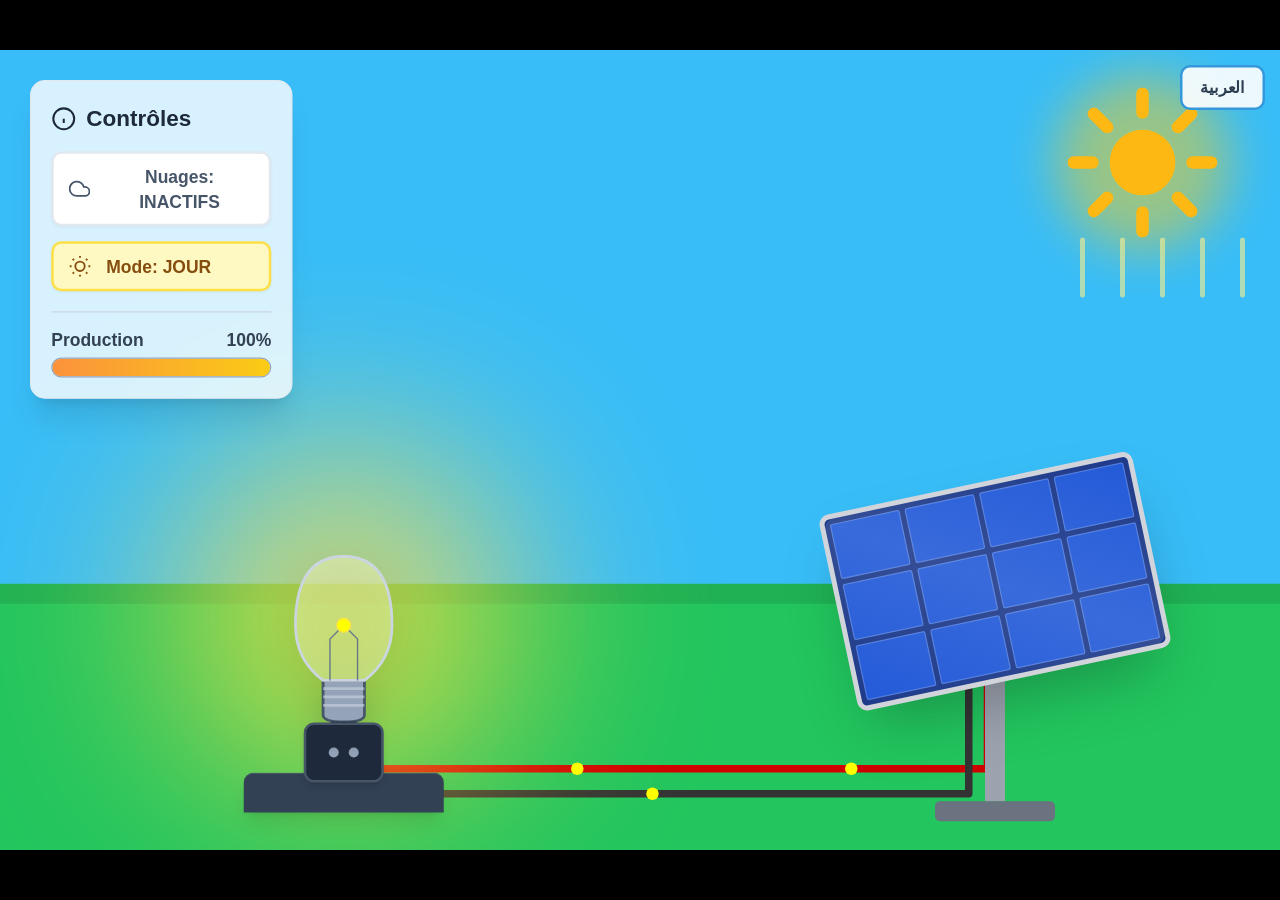
<file: simulations/solaire_sim - Copie.html>
<!DOCTYPE html>
<html lang="fr" dir="ltr">
<head>
    <meta charset="UTF-8">
    <meta name="viewport" content="width=device-width, initial-scale=1.0, maximum-scale=1.0, user-scalable=no">
    <title>Simulation Énergie Solaire | محاكاة الطاقة الشمسية</title>
    <script src="../libs/tailwindcss.js"></script>
    <style>
        html, body { margin: 0; overflow: hidden; background: #000; width: 100%; height: 100%; }
        body { font-family: 'Segoe UI', Tahoma, Geneva, Verdana, sans-serif; }

        /* === FIXED DESIGN SIZE === */
        #sim-wrapper {
            width: 1024px;
            height: 640px;
            position: absolute;
            transform-origin: top left;
            overflow: hidden;
        }

        /* Animations */
        @keyframes rain {
            0% { transform: translateY(-20px); opacity: 0; }
            50% { opacity: 1; }
            100% { transform: translateY(380px); opacity: 0; }
        }
        @keyframes drift {
            0% { transform: translateX(0px); }
            50% { transform: translateX(-40px); }
            100% { transform: translateX(0px); }
        }
        @keyframes spin-slow {
            from { transform: rotate(0deg); }
            to { transform: rotate(360deg); }
        }
        @keyframes twinkle {
            0%, 100% { opacity: 0.3; }
            50% { opacity: 1; }
        }

        .animate-rain { animation: rain 1.5s linear infinite; }
        .animate-drift-1 { animation: drift 6s ease-in-out infinite; }
        .animate-drift-2 { animation: drift 8s ease-in-out infinite reverse; }
        .animate-drift-3 { animation: drift 7s ease-in-out infinite; }
        .animate-spin-slow { animation: spin-slow 10s linear infinite; }
        .animate-twinkle { animation: twinkle 2s ease-in-out infinite; }

        /* Sky transition */
        #sky { transition: background-color 1s ease; }
        #ground { transition: background-color 1s ease; }

        /* Sun/Moon transitions */
        #sun-area { transition: transform 1s ease, opacity 1s ease; }
        #moon-area { transition: transform 1s ease, opacity 1s ease; }
        #clouds-area { transition: opacity 1s ease; }
        #sun-svg { transition: opacity 0.5s, transform 0.5s; }

        /* Language Switcher */
        #btn-lang {
            position: absolute;
            top: 12px;
            right: 12px;
            background: rgba(255,255,255,0.9);
            border: 2px solid #3498db;
            border-radius: 8px;
            padding: 6px 14px;
            cursor: pointer;
            font-weight: 600;
            font-size: 13px;
            color: #2c3e50;
            z-index: 50;
        }
        #btn-lang:hover { background: #3498db; color: white; }
        html[dir="rtl"] #btn-lang { right: auto; left: 12px; }
        html[dir="rtl"] .controls-panel { left: auto !important; right: 24px; }
    </style>
</head>
<body>
<div id="sim-wrapper">

    <!-- Language Switcher -->
    <button id="btn-lang" onclick="toggleLanguage()">
        <span id="lang-label">العربية</span>
    </button>

    <!-- ===== SKY ===== -->
    <div id="sky" class="absolute inset-0 bg-sky-400 select-none">

        <!-- SUN -->
        <div id="sun-area" class="absolute" style="top:30px; right:50px;">
            <div class="relative">
                <!-- Glow -->
                <div id="sun-glow" class="absolute rounded-full bg-yellow-400" style="width:140px;height:140px;top:-10px;left:-10px;filter:blur(20px);opacity:0.5;animation:twinkle 2s ease-in-out infinite;"></div>
                <!-- Sun SVG -->
                <svg id="sun-svg" width="120" height="120" viewBox="0 0 24 24" fill="#FDB813" stroke="#FDB813" stroke-width="0.5" class="animate-spin-slow">
                    <circle cx="12" cy="12" r="5"/>
                    <line x1="12" y1="1" x2="12" y2="4" stroke-width="2" stroke-linecap="round"/>
                    <line x1="12" y1="20" x2="12" y2="23" stroke-width="2" stroke-linecap="round"/>
                    <line x1="1" y1="12" x2="4" y2="12" stroke-width="2" stroke-linecap="round"/>
                    <line x1="20" y1="12" x2="23" y2="12" stroke-width="2" stroke-linecap="round"/>
                    <line x1="4.22" y1="4.22" x2="6.34" y2="6.34" stroke-width="2" stroke-linecap="round"/>
                    <line x1="17.66" y1="17.66" x2="19.78" y2="19.78" stroke-width="2" stroke-linecap="round"/>
                    <line x1="4.22" y1="19.78" x2="6.34" y2="17.66" stroke-width="2" stroke-linecap="round"/>
                    <line x1="17.66" y1="6.34" x2="19.78" y2="4.22" stroke-width="2" stroke-linecap="round"/>
                </svg>
                <!-- Sun rays (light particles falling) -->
                <div id="sun-rays" class="absolute overflow-hidden pointer-events-none" style="top:120px;left:10px;width:160px;height:300px;">
                    <div class="absolute bg-yellow-200 rounded-full animate-rain" style="width:4px;height:48px;left:0%;opacity:0.6;"></div>
                    <div class="absolute bg-yellow-200 rounded-full animate-rain" style="width:4px;height:48px;left:20%;opacity:0.6;animation-delay:0.2s;"></div>
                    <div class="absolute bg-yellow-200 rounded-full animate-rain" style="width:4px;height:48px;left:40%;opacity:0.6;animation-delay:0.4s;"></div>
                    <div class="absolute bg-yellow-200 rounded-full animate-rain" style="width:4px;height:48px;left:60%;opacity:0.6;animation-delay:0.6s;"></div>
                    <div class="absolute bg-yellow-200 rounded-full animate-rain" style="width:4px;height:48px;left:80%;opacity:0.6;animation-delay:0.8s;"></div>
                </div>
            </div>
        </div>

        <!-- MOON -->
        <div id="moon-area" class="absolute" style="top:30px; right:80px; opacity:0; transform:translateY(-40px);">
            <svg width="80" height="80" viewBox="0 0 24 24" style="filter:drop-shadow(0 0 15px rgba(255,255,255,0.5));">
                <path d="M21 12.79A9 9 0 1 1 11.21 3 7 7 0 0 0 21 12.79z" fill="#F8FAFC" stroke="#F8FAFC" stroke-width="0.5"/>
            </svg>
        </div>

        <!-- CLOUDS -->
        <div id="clouds-area" class="absolute pointer-events-none" style="top:0;right:0;width:512px;height:320px;opacity:0;z-index:20;">
            <div class="absolute animate-drift-1" style="top:30px;right:64px;">
                <svg id="cloud1" width="150" height="100" viewBox="0 0 24 24"><path d="M18 10h-1.26A8 8 0 1 0 9 20h9a5 5 0 0 0 0-10z" fill="#FFFFFF" stroke="#FFFFFF" stroke-width="0.5"/></svg>
            </div>
            <div class="absolute animate-drift-2" style="top:10px;right:192px;">
                <svg id="cloud2" width="110" height="75" viewBox="0 0 24 24"><path d="M18 10h-1.26A8 8 0 1 0 9 20h9a5 5 0 0 0 0-10z" fill="#e2e8f0" stroke="#e2e8f0" stroke-width="0.5"/></svg>
            </div>
            <div class="absolute animate-drift-3" style="top:100px;right:32px;">
                <svg id="cloud3" width="90" height="60" viewBox="0 0 24 24"><path d="M18 10h-1.26A8 8 0 1 0 9 20h9a5 5 0 0 0 0-10z" fill="#f1f5f9" stroke="#f1f5f9" stroke-width="0.5"/></svg>
            </div>
        </div>

        <!-- STARS -->
        <div id="stars-container" class="absolute inset-0 pointer-events-none" style="display:none;"></div>

        <!-- ===== CONTROLS ===== -->
        <div class="controls-panel absolute bg-white/80 rounded-xl shadow-xl backdrop-blur-sm border border-slate-200" style="top:24px;left:24px;padding:16px;z-index:30;width:210px;">
            <h1 class="text-slate-800 font-bold text-lg mb-3 flex items-center gap-2">
                <svg width="20" height="20" viewBox="0 0 24 24" fill="none" stroke="currentColor" stroke-width="2"><circle cx="12" cy="12" r="10"/><line x1="12" y1="16" x2="12" y2="12"/><line x1="12" y1="8" x2="12.01" y2="8"/></svg>
                <span data-fr="Contrôles" data-ar="التحكم">Contrôles</span>
            </h1>

            <!-- Clouds button -->
            <button id="btn-clouds" onclick="toggleClouds()" class="flex items-center gap-3 px-3 py-2 rounded-lg font-semibold shadow-sm border-2 bg-white border-slate-200 text-slate-600 cursor-pointer w-full mb-3 text-sm" style="transition:all 0.2s;">
                <svg width="18" height="18" viewBox="0 0 24 24" fill="none" stroke="currentColor" stroke-width="2"><path d="M18 10h-1.26A8 8 0 1 0 9 20h9a5 5 0 0 0 0-10z"/></svg>
                <span data-fr-on="Nuages: ACTIFS" data-fr-off="Nuages: INACTIFS" data-ar-on="غيوم: مفعّلة" data-ar-off="غيوم: غير مفعّلة">Nuages: INACTIFS</span>
            </button>

            <!-- Night button -->
            <button id="btn-night" onclick="toggleNight()" class="flex items-center gap-3 px-3 py-2 rounded-lg font-semibold shadow-sm border-2 bg-yellow-100 border-yellow-300 text-yellow-800 cursor-pointer w-full mb-4 text-sm" style="transition:all 0.2s;">
                <svg id="night-icon" width="18" height="18" viewBox="0 0 24 24" fill="none" stroke="currentColor" stroke-width="2"><circle cx="12" cy="12" r="5"/><line x1="12" y1="1" x2="12" y2="3"/><line x1="12" y1="21" x2="12" y2="23"/><line x1="4.22" y1="4.22" x2="5.64" y2="5.64"/><line x1="18.36" y1="18.36" x2="19.78" y2="19.78"/><line x1="1" y1="12" x2="3" y2="12"/><line x1="21" y1="12" x2="23" y2="12"/><line x1="4.22" y1="19.78" x2="5.64" y2="18.36"/><line x1="18.36" y1="5.64" x2="19.78" y2="4.22"/></svg>
                <span data-fr-on="Mode: NUIT" data-fr-off="Mode: JOUR" data-ar-on="الوضع: ليل" data-ar-off="الوضع: نهار">Mode: JOUR</span>
            </button>

            <!-- Energy bar -->
            <div class="border-t pt-3 border-slate-300">
                <div class="flex justify-between text-sm font-bold text-slate-700 mb-1">
                    <span data-fr="Production" data-ar="الإنتاج">Production</span>
                    <span id="energy-text">100%</span>
                </div>
                <div class="w-full h-4 bg-slate-300 rounded-full overflow-hidden border border-slate-400">
                    <div id="energy-bar" class="h-full bg-gradient-to-r from-orange-400 to-yellow-400" style="width:100%;transition:width 0.7s ease-out;"></div>
                </div>
            </div>
        </div>

        <!-- ===== GROUND ===== -->
        <div id="ground" class="absolute w-full bg-green-500" style="bottom:0;height:213px;">
            <div class="w-full bg-black/10" style="height:16px;"></div>
        </div>

        <!-- ===== MAIN SYSTEM (wires + panel + lamp) ===== -->
        <div class="absolute inset-0 pointer-events-none" style="z-index:10;">

            <!-- WIRES SVG -->
            <svg class="absolute pointer-events-none" style="width:1024px;height:640px;" viewBox="0 0 1024 640">
                <!-- Positive wire (Red) — panel → down → left → up to socket -->
                <path id="wirePos" d="M 790 410 L 790 575 L 285 575 L 285 560" fill="none" stroke="#D00000" stroke-width="6" stroke-linecap="round" stroke-linejoin="round"/>
                <!-- Negative wire (Black) — socket → down → right → up to panel -->
                <path id="wireNeg" d="M 265 560 L 265 595 L 775 595 L 775 410" fill="none" stroke="#333" stroke-width="6" stroke-linecap="round" stroke-linejoin="round"/>

                <!-- Electrons (positive wire) -->
                <g id="electrons-pos">
                    <circle r="5" fill="#FFFF00"><animateMotion repeatCount="indefinite" dur="2.5s"><mpath href="#wirePos"/></animateMotion></circle>
                    <circle r="5" fill="#FFFF00"><animateMotion repeatCount="indefinite" dur="2.5s" begin="-0.8s"><mpath href="#wirePos"/></animateMotion></circle>
                    <circle r="5" fill="#FFFF00"><animateMotion repeatCount="indefinite" dur="2.5s" begin="-1.6s"><mpath href="#wirePos"/></animateMotion></circle>
                </g>
                <!-- Electrons (negative wire) -->
                <g id="electrons-neg">
                    <circle r="5" fill="#FFFF00"><animateMotion repeatCount="indefinite" dur="2.5s"><mpath href="#wireNeg"/></animateMotion></circle>
                    <circle r="5" fill="#FFFF00"><animateMotion repeatCount="indefinite" dur="2.5s" begin="-1.2s"><mpath href="#wireNeg"/></animateMotion></circle>
                </g>
            </svg>

            <!-- SOLAR PANEL -->
            <div class="absolute pointer-events-auto cursor-pointer" id="panel-group" style="bottom:135px;right:100px;">
                <!-- Support post -->
                <div class="bg-gray-400 absolute" style="width:16px;height:96px;left:50%;transform:translateX(-50%);top:160px;"></div>
                <!-- Support base -->
                <div class="bg-gray-500 rounded absolute" style="width:96px;height:16px;left:50%;transform:translateX(-50%);top:256px;"></div>
                <!-- Panel body -->
                <div id="solar-panel" class="relative bg-blue-900 border-4 border-gray-300 rounded-lg shadow-2xl" style="width:256px;height:160px;transform:rotate(-12deg);transition:filter 0.5s;">
                    <!-- Photovoltaic grid (4x3 = 12 cells) -->
                    <div id="pv-grid" class="grid grid-cols-4 grid-rows-3 w-full h-full gap-1 p-1">
                        <div class="pv-cell border border-white/20 rounded-sm bg-blue-600/80"></div>
                        <div class="pv-cell border border-white/20 rounded-sm bg-blue-600/80"></div>
                        <div class="pv-cell border border-white/20 rounded-sm bg-blue-600/80"></div>
                        <div class="pv-cell border border-white/20 rounded-sm bg-blue-600/80"></div>
                        <div class="pv-cell border border-white/20 rounded-sm bg-blue-600/80"></div>
                        <div class="pv-cell border border-white/20 rounded-sm bg-blue-600/80"></div>
                        <div class="pv-cell border border-white/20 rounded-sm bg-blue-600/80"></div>
                        <div class="pv-cell border border-white/20 rounded-sm bg-blue-600/80"></div>
                        <div class="pv-cell border border-white/20 rounded-sm bg-blue-600/80"></div>
                        <div class="pv-cell border border-white/20 rounded-sm bg-blue-600/80"></div>
                        <div class="pv-cell border border-white/20 rounded-sm bg-blue-600/80"></div>
                        <div class="pv-cell border border-white/20 rounded-sm bg-blue-600/80"></div>
                    </div>
                    <!-- Reflection -->
                    <div class="absolute inset-0 bg-gradient-to-tr from-transparent via-white/10 to-transparent pointer-events-none rounded-lg"></div>
                </div>
            </div>

            <!-- LAMP -->
            <div class="absolute flex flex-col items-center" style="bottom:30px;left:195px;z-index:10;">
                <!-- Halo -->
                <div id="lamp-halo" class="absolute rounded-full bg-yellow-300 pointer-events-none" style="top:-80px;width:280px;height:280px;filter:blur(80px);opacity:0.8;transition:opacity 0.3s;"></div>

                <!-- Bulb SVG -->
                <div class="relative" style="width:128px;height:160px;margin-bottom:-16px;z-index:0;">
                    <svg viewBox="0 0 100 145" class="w-full h-full overflow-visible" style="filter:drop-shadow(0 10px 15px rgba(0,0,0,0.2));">
                        <!-- Socket (screw base) -->
                        <path d="M 35 100 L 35 125 Q 35 130 50 130 Q 65 130 65 125 L 65 100 Z" fill="#94a3b8" stroke="#475569" stroke-width="2"/>
                        <!-- Threading -->
                        <line x1="35" y1="106" x2="65" y2="106" stroke="#cbd5e1" stroke-width="2" opacity="0.6"/>
                        <line x1="35" y1="112" x2="65" y2="112" stroke="#cbd5e1" stroke-width="2" opacity="0.6"/>
                        <line x1="35" y1="118" x2="65" y2="118" stroke="#cbd5e1" stroke-width="2" opacity="0.6"/>
                        <!-- Insulator -->
                        <path d="M 40 130 L 60 130 L 55 135 L 45 135 Z" fill="#1e293b"/>
                        <!-- Contact point -->
                        <path d="M 45 135 L 55 135 L 50 142 Z" fill="#fbbf24" stroke="#d97706" stroke-width="1"/>
                        <!-- Globe -->
                        <path id="bulb-globe" d="M 15 60 Q 15 10 50 10 Q 85 10 85 60 Q 85 85 65 100 L 35 100 Q 15 85 15 60 Z"
                              fill="rgba(255,255,200,0.4)" stroke="#cbd5e1" stroke-width="2"/>
                        <!-- Filament wires -->
                        <path d="M 40 100 L 40 70 L 50 60 L 60 70 L 60 100" fill="none" stroke="#64748b" stroke-width="1"/>
                        <!-- Filament glow -->
                        <circle id="filament-glow" cx="50" cy="60" r="5" fill="#FFFF00" stroke="#FDE047"
                                style="transition:all 0.3s;filter:drop-shadow(0 0 20px yellow);"/>
                    </svg>
                </div>

                <!-- Socket holder -->
                <div class="bg-slate-800 rounded-lg border-2 border-slate-600 shadow-md flex items-center justify-center" style="width:64px;height:48px;z-index:10;position:relative;">
                    <div class="rounded-full bg-slate-400 shadow-inner" style="width:8px;height:8px;margin:0 4px;"></div>
                    <div class="rounded-full bg-slate-400 shadow-inner" style="width:8px;height:8px;margin:0 4px;"></div>
                </div>

                <!-- Base -->
                <div class="bg-slate-700 rounded-t-lg shadow-lg border-t border-slate-600" style="width:160px;height:32px;margin-top:-8px;z-index:0;"></div>
            </div>

        </div><!-- end main system -->

    </div><!-- end sky -->

</div><!-- end #sim-wrapper -->

<script>
    // ========== STATE ==========
    let isNight = false;
    let isCloudy = false;
    let energyLevel = 100;
    let currentLang = 'fr';

    // ========== FIXED DESIGN SIZE ==========
    const DESIGN_W = 1024, DESIGN_H = 640;
    const wrapper = document.getElementById('sim-wrapper');

    function scaleToFit() {
        const vw = window.innerWidth, vh = window.innerHeight;
        const scale = Math.min(vw / DESIGN_W, vh / DESIGN_H);
        wrapper.style.transform = 'scale(' + scale + ')';
        wrapper.style.left = ((vw - DESIGN_W * scale) / 2) + 'px';
        wrapper.style.top = ((vh - DESIGN_H * scale) / 2) + 'px';
    }
    scaleToFit();
    window.addEventListener('resize', scaleToFit);

    // ========== STARS (generated once) ==========
    const starsContainer = document.getElementById('stars-container');
    for (let i = 0; i < 20; i++) {
        const star = document.createElement('div');
        star.className = 'absolute bg-white rounded-full animate-twinkle';
        star.style.top = (Math.random() * 40) + '%';
        star.style.left = (Math.random() * 100) + '%';
        const size = (Math.random() * 3 + 1) + 'px';
        star.style.width = size;
        star.style.height = size;
        star.style.animationDelay = (Math.random() * 2) + 's';
        starsContainer.appendChild(star);
    }

    // ========== UPDATE SIMULATION ==========
    function updateSimulation() {
        // --- Energy logic (from React useEffect) ---
        if (isNight) energyLevel = 0;
        else if (isCloudy) energyLevel = 40;
        else energyLevel = 100;

        // --- Sky color ---
        const sky = document.getElementById('sky');
        const ground = document.getElementById('ground');
        if (isNight) {
            sky.style.backgroundColor = '#0f172a';       // slate-900
            ground.style.backgroundColor = '#064e3b';     // emerald-900
        } else if (isCloudy) {
            sky.style.backgroundColor = '#cbd5e1';       // slate-300
            ground.style.backgroundColor = '#22c55e';     // green-500
        } else {
            sky.style.backgroundColor = '#38bdf8';       // sky-400
            ground.style.backgroundColor = '#22c55e';     // green-500
        }

        // --- Sun ---
        const sunArea = document.getElementById('sun-area');
        const sunGlow = document.getElementById('sun-glow');
        const sunRays = document.getElementById('sun-rays');
        const sunSvg = document.getElementById('sun-svg');

        if (isNight) {
            sunArea.style.transform = 'translateY(384px)';
            sunArea.style.opacity = '0';
        } else {
            sunArea.style.transform = 'translateY(0)';
            sunArea.style.opacity = '1';
        }

        if (isCloudy) {
            sunGlow.style.display = 'none';
            sunRays.style.display = 'none';
            sunSvg.style.opacity = '0.5';
            sunSvg.style.transform = 'scale(0.9)';
            sunSvg.classList.remove('animate-spin-slow');
        } else {
            sunGlow.style.display = 'block';
            sunRays.style.display = isNight ? 'none' : 'block';
            sunSvg.style.opacity = '1';
            sunSvg.style.transform = 'scale(1)';
            if (!isNight) sunSvg.classList.add('animate-spin-slow');
        }

        // --- Moon ---
        const moonArea = document.getElementById('moon-area');
        if (isNight) {
            moonArea.style.opacity = '1';
            moonArea.style.transform = 'translateY(0)';
        } else {
            moonArea.style.opacity = '0';
            moonArea.style.transform = 'translateY(-40px)';
        }

        // --- Clouds ---
        document.getElementById('clouds-area').style.opacity = isCloudy ? '1' : '0';

        // Cloud colors at night
        const cloudColors = isNight
            ? ['#475569', '#64748b', '#334155']
            : ['#FFFFFF', '#e2e8f0', '#f1f5f9'];
        ['cloud1', 'cloud2', 'cloud3'].forEach((id, i) => {
            const path = document.getElementById(id).querySelector('path');
            path.setAttribute('fill', cloudColors[i]);
            path.setAttribute('stroke', cloudColors[i]);
        });

        // --- Stars ---
        starsContainer.style.display = isNight ? 'block' : 'none';

        // --- Wires ---
        document.getElementById('wirePos').setAttribute('stroke', isNight ? '#550000' : '#D00000');
        document.getElementById('wireNeg').setAttribute('stroke', isNight ? '#222' : '#333');

        // --- Electrons ---
        document.getElementById('electrons-pos').style.display = energyLevel > 0 ? '' : 'none';
        document.getElementById('electrons-neg').style.display = energyLevel > 0 ? '' : 'none';

        // --- Solar panel ---
        document.getElementById('solar-panel').style.filter = isNight ? 'brightness(0.5)' : 'brightness(1)';
        document.querySelectorAll('.pv-cell').forEach(cell => {
            if (energyLevel > 0) {
                cell.classList.remove('bg-blue-950');
                cell.classList.add('bg-blue-600/80');
            } else {
                cell.classList.remove('bg-blue-600/80');
                cell.classList.add('bg-blue-950');
            }
        });

        // --- Lamp ---
        const lightOpacity = energyLevel / 100;
        document.getElementById('lamp-halo').style.opacity = (lightOpacity * 0.8).toString();

        const globe = document.getElementById('bulb-globe');
        globe.setAttribute('fill', energyLevel > 0 ? 'rgba(255,255,200,0.4)' : 'rgba(255,255,255,0.1)');

        const filament = document.getElementById('filament-glow');
        filament.setAttribute('fill', energyLevel > 0 ? '#FFFF00' : '#333');
        filament.setAttribute('stroke', energyLevel > 0 ? '#FDE047' : '#555');
        filament.style.filter = energyLevel > 0 ? 'drop-shadow(0 0 ' + (energyLevel / 5) + 'px yellow)' : 'none';

        // --- Energy bar ---
        document.getElementById('energy-bar').style.width = energyLevel + '%';
        document.getElementById('energy-text').textContent = energyLevel + '%';

        // --- Buttons visual state ---
        updateButtons();
    }

    // ========== BUTTON STATES ==========
    function updateButtons() {
        const lang = currentLang;
        const btnClouds = document.getElementById('btn-clouds');
        const btnNight = document.getElementById('btn-night');
        const cloudsSpan = btnClouds.querySelector('span');
        const nightSpan = btnNight.querySelector('span');
        const nightIcon = document.getElementById('night-icon');

        // Clouds button
        if (isCloudy) {
            btnClouds.className = 'flex items-center gap-3 px-3 py-2 rounded-lg font-semibold shadow-sm border-2 bg-slate-200 border-slate-400 text-slate-700 cursor-pointer w-full mb-3 text-sm';
            cloudsSpan.textContent = cloudsSpan.dataset[lang + 'On'];
        } else {
            btnClouds.className = 'flex items-center gap-3 px-3 py-2 rounded-lg font-semibold shadow-sm border-2 bg-white border-slate-200 text-slate-600 cursor-pointer w-full mb-3 text-sm';
            cloudsSpan.textContent = cloudsSpan.dataset[lang + 'Off'];
        }

        // Night button
        if (isNight) {
            btnNight.className = 'flex items-center gap-3 px-3 py-2 rounded-lg font-semibold shadow-sm border-2 bg-indigo-900 border-indigo-700 text-white cursor-pointer w-full mb-4 text-sm';
            nightSpan.textContent = nightSpan.dataset[lang + 'On'];
            nightIcon.innerHTML = '<path d="M21 12.79A9 9 0 1 1 11.21 3 7 7 0 0 0 21 12.79z"/>';
        } else {
            btnNight.className = 'flex items-center gap-3 px-3 py-2 rounded-lg font-semibold shadow-sm border-2 bg-yellow-100 border-yellow-300 text-yellow-800 cursor-pointer w-full mb-4 text-sm';
            nightSpan.textContent = nightSpan.dataset[lang + 'Off'];
            nightIcon.innerHTML = '<circle cx="12" cy="12" r="5"/><line x1="12" y1="1" x2="12" y2="3"/><line x1="12" y1="21" x2="12" y2="23"/><line x1="4.22" y1="4.22" x2="5.64" y2="5.64"/><line x1="18.36" y1="18.36" x2="19.78" y2="19.78"/><line x1="1" y1="12" x2="3" y2="12"/><line x1="21" y1="12" x2="23" y2="12"/><line x1="4.22" y1="19.78" x2="5.64" y2="18.36"/><line x1="18.36" y1="5.64" x2="19.78" y2="4.22"/>';
        }
    }

    // ========== ACTIONS ==========
    function toggleClouds() {
        isCloudy = !isCloudy;
        updateSimulation();
    }

    function toggleNight() {
        isNight = !isNight;
        updateSimulation();
    }

    // ========== LANGUAGE ==========
    function toggleLanguage() {
        currentLang = currentLang === 'fr' ? 'ar' : 'fr';
        const html = document.documentElement;

        if (currentLang === 'ar') {
            html.setAttribute('dir', 'rtl');
            html.setAttribute('lang', 'ar');
            document.getElementById('lang-label').textContent = 'Français';
        } else {
            html.setAttribute('dir', 'ltr');
            html.setAttribute('lang', 'fr');
            document.getElementById('lang-label').textContent = 'العربية';
        }

        // Simple data-fr / data-ar texts
        document.querySelectorAll('[data-fr]').forEach(el => {
            if (el.dataset[currentLang]) el.textContent = el.dataset[currentLang];
        });

        updateButtons();
    }

    // ========== INIT ==========
    updateSimulation();
</script>
</body>
</html>
</file>
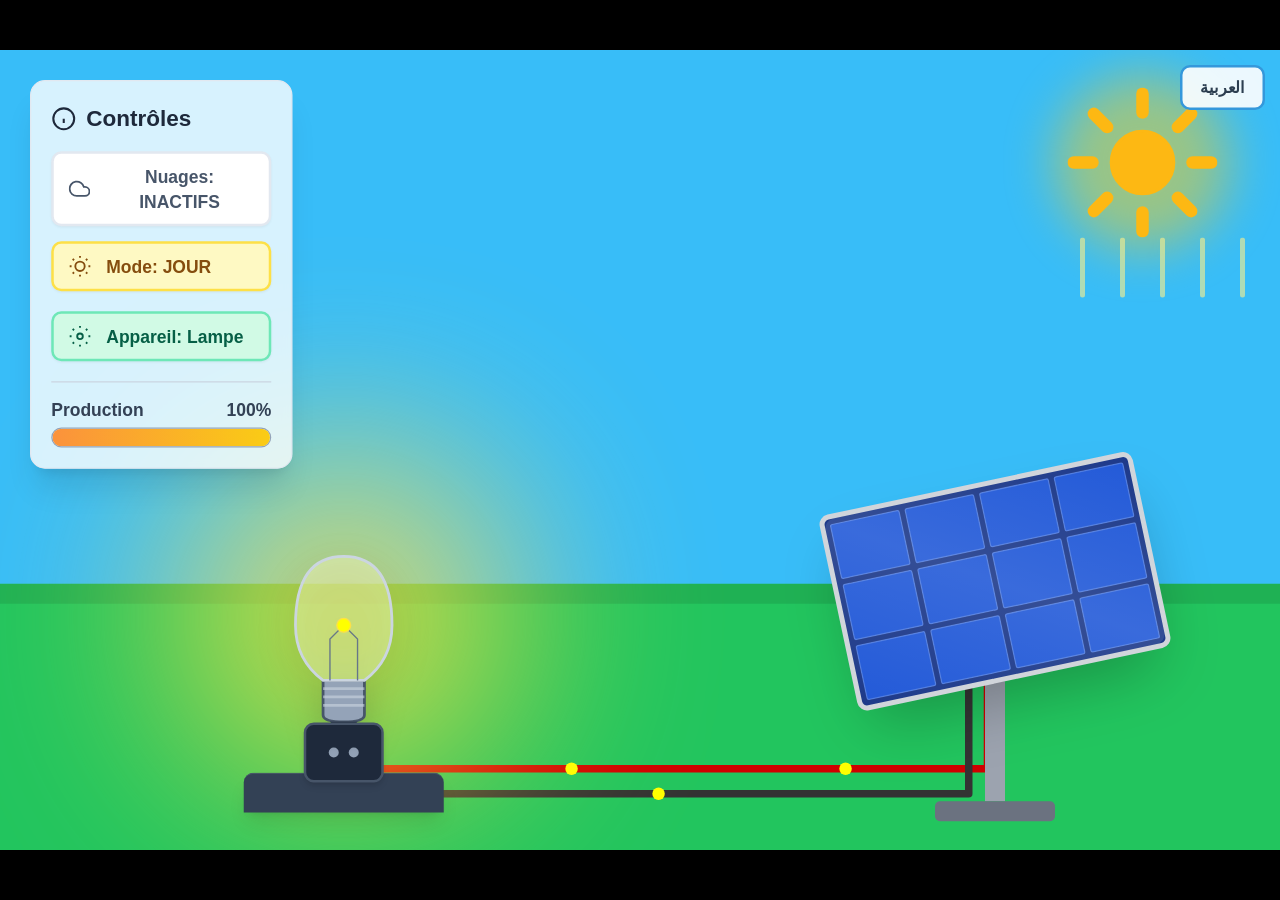
<file: simulations/solaire_sim.html>
<!DOCTYPE html>
<html lang="fr" dir="ltr">
<head>
    <meta charset="UTF-8">
    <meta name="viewport" content="width=device-width, initial-scale=1.0">
    <title>Simulation Énergie Solaire | محاكاة الطاقة الشمسية</title>
    <script src="../libs/tailwindcss.js"></script>
    <style>
        html, body { margin: 0; overflow: hidden; background: #000; width: 100%; height: 100%; }
        body { font-family: 'Segoe UI', Tahoma, Geneva, Verdana, sans-serif; }

        /* === FIXED DESIGN SIZE === */
        #sim-wrapper {
            width: 1024px;
            height: 640px;
            position: absolute;
            transform-origin: top left;
            overflow: hidden;
        }

        /* Animations */
        @keyframes rain {
            0% { transform: translateY(-20px); opacity: 0; }
            50% { opacity: 1; }
            100% { transform: translateY(380px); opacity: 0; }
        }
        @keyframes drift {
            0% { transform: translateX(0px); }
            50% { transform: translateX(-40px); }
            100% { transform: translateX(0px); }
        }
        @keyframes spin-slow {
            from { transform: rotate(0deg); }
            to { transform: rotate(360deg); }
        }
        @keyframes twinkle {
            0%, 100% { opacity: 0.3; }
            50% { opacity: 1; }
        }

        .animate-rain { animation: rain 1.5s linear infinite; }
        .animate-drift-1 { animation: drift 6s ease-in-out infinite; }
        .animate-drift-2 { animation: drift 8s ease-in-out infinite reverse; }
        .animate-drift-3 { animation: drift 7s ease-in-out infinite; }
        .animate-spin-slow { animation: spin-slow 10s linear infinite; }
        .animate-twinkle { animation: twinkle 2s ease-in-out infinite; }

        /* Fan blade spin */
        @keyframes fan-spin {
            from { transform: rotate(0deg); }
            to { transform: rotate(360deg); }
        }
        #fan-blades {
            transform-box: fill-box;
            transform-origin: center;
        }
        .fan-spinning { animation: fan-spin var(--fan-speed, 2s) linear infinite; }
        .fan-stopped { animation: none; }

        /* Sky transition */
        #sky { transition: background-color 1s ease; }
        #ground { transition: background-color 1s ease; }

        /* Sun/Moon transitions */
        #sun-area { transition: transform 1s ease, opacity 1s ease; }
        #moon-area { transition: transform 1s ease, opacity 1s ease; }
        #clouds-area { transition: opacity 1s ease; }
        #sun-svg { transition: opacity 0.5s, transform 0.5s; }

        /* Language Switcher */
        #btn-lang {
            position: absolute;
            top: 12px;
            right: 12px;
            background: rgba(255,255,255,0.9);
            border: 2px solid #3498db;
            border-radius: 8px;
            padding: 6px 14px;
            cursor: pointer;
            font-weight: 600;
            font-size: 13px;
            color: #2c3e50;
            z-index: 50;
        }
        #btn-lang:hover { background: #3498db; color: white; }
        html[dir="rtl"] #btn-lang { right: auto; left: 12px; }
        html[dir="rtl"] .controls-panel { left: auto !important; right: 24px; }
    </style>
</head>
<body>
<div id="sim-wrapper">

    <!-- Language Switcher -->
    <button id="btn-lang" onclick="toggleLanguage()">
        <span id="lang-label">العربية</span>
    </button>

    <!-- ===== SKY ===== -->
    <div id="sky" class="absolute inset-0 bg-sky-400 select-none">

        <!-- SUN -->
        <div id="sun-area" class="absolute" style="top:30px; right:50px;">
            <div class="relative">
                <!-- Glow -->
                <div id="sun-glow" class="absolute rounded-full bg-yellow-400" style="width:140px;height:140px;top:-10px;left:-10px;filter:blur(20px);opacity:0.5;animation:twinkle 2s ease-in-out infinite;"></div>
                <!-- Sun SVG -->
                <svg id="sun-svg" width="120" height="120" viewBox="0 0 24 24" fill="#FDB813" stroke="#FDB813" stroke-width="0.5" class="animate-spin-slow">
                    <circle cx="12" cy="12" r="5"/>
                    <line x1="12" y1="1" x2="12" y2="4" stroke-width="2" stroke-linecap="round"/>
                    <line x1="12" y1="20" x2="12" y2="23" stroke-width="2" stroke-linecap="round"/>
                    <line x1="1" y1="12" x2="4" y2="12" stroke-width="2" stroke-linecap="round"/>
                    <line x1="20" y1="12" x2="23" y2="12" stroke-width="2" stroke-linecap="round"/>
                    <line x1="4.22" y1="4.22" x2="6.34" y2="6.34" stroke-width="2" stroke-linecap="round"/>
                    <line x1="17.66" y1="17.66" x2="19.78" y2="19.78" stroke-width="2" stroke-linecap="round"/>
                    <line x1="4.22" y1="19.78" x2="6.34" y2="17.66" stroke-width="2" stroke-linecap="round"/>
                    <line x1="17.66" y1="6.34" x2="19.78" y2="4.22" stroke-width="2" stroke-linecap="round"/>
                </svg>
                <!-- Sun rays (light particles falling) -->
                <div id="sun-rays" class="absolute overflow-hidden pointer-events-none" style="top:120px;left:10px;width:160px;height:300px;">
                    <div class="absolute bg-yellow-200 rounded-full animate-rain" style="width:4px;height:48px;left:0%;opacity:0.6;"></div>
                    <div class="absolute bg-yellow-200 rounded-full animate-rain" style="width:4px;height:48px;left:20%;opacity:0.6;animation-delay:0.2s;"></div>
                    <div class="absolute bg-yellow-200 rounded-full animate-rain" style="width:4px;height:48px;left:40%;opacity:0.6;animation-delay:0.4s;"></div>
                    <div class="absolute bg-yellow-200 rounded-full animate-rain" style="width:4px;height:48px;left:60%;opacity:0.6;animation-delay:0.6s;"></div>
                    <div class="absolute bg-yellow-200 rounded-full animate-rain" style="width:4px;height:48px;left:80%;opacity:0.6;animation-delay:0.8s;"></div>
                </div>
            </div>
        </div>

        <!-- MOON -->
        <div id="moon-area" class="absolute" style="top:30px; right:80px; opacity:0; transform:translateY(-40px);">
            <svg width="80" height="80" viewBox="0 0 24 24" style="filter:drop-shadow(0 0 15px rgba(255,255,255,0.5));">
                <path d="M21 12.79A9 9 0 1 1 11.21 3 7 7 0 0 0 21 12.79z" fill="#F8FAFC" stroke="#F8FAFC" stroke-width="0.5"/>
            </svg>
        </div>

        <!-- CLOUDS -->
        <div id="clouds-area" class="absolute pointer-events-none" style="top:0;right:0;width:512px;height:320px;opacity:0;z-index:20;">
            <div class="absolute animate-drift-1" style="top:30px;right:64px;">
                <svg id="cloud1" width="150" height="100" viewBox="0 0 24 24"><path d="M18 10h-1.26A8 8 0 1 0 9 20h9a5 5 0 0 0 0-10z" fill="#FFFFFF" stroke="#FFFFFF" stroke-width="0.5"/></svg>
            </div>
            <div class="absolute animate-drift-2" style="top:10px;right:192px;">
                <svg id="cloud2" width="110" height="75" viewBox="0 0 24 24"><path d="M18 10h-1.26A8 8 0 1 0 9 20h9a5 5 0 0 0 0-10z" fill="#e2e8f0" stroke="#e2e8f0" stroke-width="0.5"/></svg>
            </div>
            <div class="absolute animate-drift-3" style="top:100px;right:32px;">
                <svg id="cloud3" width="90" height="60" viewBox="0 0 24 24"><path d="M18 10h-1.26A8 8 0 1 0 9 20h9a5 5 0 0 0 0-10z" fill="#f1f5f9" stroke="#f1f5f9" stroke-width="0.5"/></svg>
            </div>
        </div>

        <!-- STARS -->
        <div id="stars-container" class="absolute inset-0 pointer-events-none" style="display:none;"></div>

        <!-- ===== CONTROLS ===== -->
        <div class="controls-panel absolute bg-white/80 rounded-xl shadow-xl backdrop-blur-sm border border-slate-200" style="top:24px;left:24px;padding:16px;z-index:30;width:210px;">
            <h1 class="text-slate-800 font-bold text-lg mb-3 flex items-center gap-2">
                <svg width="20" height="20" viewBox="0 0 24 24" fill="none" stroke="currentColor" stroke-width="2"><circle cx="12" cy="12" r="10"/><line x1="12" y1="16" x2="12" y2="12"/><line x1="12" y1="8" x2="12.01" y2="8"/></svg>
                <span data-fr="Contrôles" data-ar="التحكم">Contrôles</span>
            </h1>

            <!-- Clouds button -->
            <button id="btn-clouds" onclick="toggleClouds()" class="flex items-center gap-3 px-3 py-2 rounded-lg font-semibold shadow-sm border-2 bg-white border-slate-200 text-slate-600 cursor-pointer w-full mb-3 text-sm" style="transition:all 0.2s;">
                <svg width="18" height="18" viewBox="0 0 24 24" fill="none" stroke="currentColor" stroke-width="2"><path d="M18 10h-1.26A8 8 0 1 0 9 20h9a5 5 0 0 0 0-10z"/></svg>
                <span data-fr-on="Nuages: ACTIFS" data-fr-off="Nuages: INACTIFS" data-ar-on="غيوم: مفعّلة" data-ar-off="غيوم: غير مفعّلة">Nuages: INACTIFS</span>
            </button>

            <!-- Night button -->
            <button id="btn-night" onclick="toggleNight()" class="flex items-center gap-3 px-3 py-2 rounded-lg font-semibold shadow-sm border-2 bg-yellow-100 border-yellow-300 text-yellow-800 cursor-pointer w-full mb-4 text-sm" style="transition:all 0.2s;">
                <svg id="night-icon" width="18" height="18" viewBox="0 0 24 24" fill="none" stroke="currentColor" stroke-width="2"><circle cx="12" cy="12" r="5"/><line x1="12" y1="1" x2="12" y2="3"/><line x1="12" y1="21" x2="12" y2="23"/><line x1="4.22" y1="4.22" x2="5.64" y2="5.64"/><line x1="18.36" y1="18.36" x2="19.78" y2="19.78"/><line x1="1" y1="12" x2="3" y2="12"/><line x1="21" y1="12" x2="23" y2="12"/><line x1="4.22" y1="19.78" x2="5.64" y2="18.36"/><line x1="18.36" y1="5.64" x2="19.78" y2="4.22"/></svg>
                <span data-fr-on="Mode: NUIT" data-fr-off="Mode: JOUR" data-ar-on="الوضع: ليل" data-ar-off="الوضع: نهار">Mode: JOUR</span>
            </button>

            <!-- Device switcher button -->
            <button id="btn-device" onclick="toggleDevice()" class="flex items-center gap-3 px-3 py-2 rounded-lg font-semibold shadow-sm border-2 bg-emerald-100 border-emerald-300 text-emerald-800 cursor-pointer w-full mb-4 text-sm" style="transition:all 0.2s;">
                <svg id="device-icon" width="18" height="18" viewBox="0 0 24 24" fill="none" stroke="currentColor" stroke-width="2"><circle cx="12" cy="12" r="3"/><path d="M12 1v2M12 21v2M4.22 4.22l1.42 1.42M18.36 18.36l1.42 1.42M1 12h2M21 12h2M4.22 19.78l1.42-1.42M18.36 5.64l1.42-1.42"/></svg>
                <span data-fr-lamp="Appareil: Lampe" data-fr-fan="Appareil: Ventilateur" data-ar-lamp="الجهاز: مصباح" data-ar-fan="الجهاز: مروحة">Appareil: Lampe</span>
            </button>

            <!-- Energy bar -->
            <div class="border-t pt-3 border-slate-300">
                <div class="flex justify-between text-sm font-bold text-slate-700 mb-1">
                    <span data-fr="Production" data-ar="الإنتاج">Production</span>
                    <span id="energy-text">100%</span>
                </div>
                <div class="w-full h-4 bg-slate-300 rounded-full overflow-hidden border border-slate-400">
                    <div id="energy-bar" class="h-full bg-gradient-to-r from-orange-400 to-yellow-400" style="width:100%;transition:width 0.7s ease-out;"></div>
                </div>
            </div>
        </div>

        <!-- ===== GROUND ===== -->
        <div id="ground" class="absolute w-full bg-green-500" style="bottom:0;height:213px;">
            <div class="w-full bg-black/10" style="height:16px;"></div>
        </div>

        <!-- ===== MAIN SYSTEM (wires + panel + lamp) ===== -->
        <div class="absolute inset-0 pointer-events-none" style="z-index:10;">

            <!-- WIRES SVG -->
            <svg class="absolute pointer-events-none" style="width:1024px;height:640px;" viewBox="0 0 1024 640">
                <!-- Positive wire (Red) — panel → down → left → up to socket -->
                <path id="wirePos" d="M 790 410 L 790 575 L 285 575 L 285 560" fill="none" stroke="#D00000" stroke-width="6" stroke-linecap="round" stroke-linejoin="round"/>
                <!-- Negative wire (Black) — socket → down → right → up to panel -->
                <path id="wireNeg" d="M 265 560 L 265 595 L 775 595 L 775 410" fill="none" stroke="#333" stroke-width="6" stroke-linecap="round" stroke-linejoin="round"/>

                <!-- Electrons (positive wire) -->
                <g id="electrons-pos">
                    <circle r="5" fill="#FFFF00"><animateMotion repeatCount="indefinite" dur="2.5s"><mpath href="#wirePos"/></animateMotion></circle>
                    <circle r="5" fill="#FFFF00"><animateMotion repeatCount="indefinite" dur="2.5s" begin="-0.8s"><mpath href="#wirePos"/></animateMotion></circle>
                    <circle r="5" fill="#FFFF00"><animateMotion repeatCount="indefinite" dur="2.5s" begin="-1.6s"><mpath href="#wirePos"/></animateMotion></circle>
                </g>
                <!-- Electrons (negative wire) -->
                <g id="electrons-neg">
                    <circle r="5" fill="#FFFF00"><animateMotion repeatCount="indefinite" dur="2.5s"><mpath href="#wireNeg"/></animateMotion></circle>
                    <circle r="5" fill="#FFFF00"><animateMotion repeatCount="indefinite" dur="2.5s" begin="-1.2s"><mpath href="#wireNeg"/></animateMotion></circle>
                </g>
            </svg>

            <!-- SOLAR PANEL -->
            <div class="absolute pointer-events-auto cursor-pointer" id="panel-group" style="bottom:135px;right:100px;">
                <!-- Support post -->
                <div class="bg-gray-400 absolute" style="width:16px;height:96px;left:50%;transform:translateX(-50%);top:160px;"></div>
                <!-- Support base -->
                <div class="bg-gray-500 rounded absolute" style="width:96px;height:16px;left:50%;transform:translateX(-50%);top:256px;"></div>
                <!-- Panel body -->
                <div id="solar-panel" class="relative bg-blue-900 border-4 border-gray-300 rounded-lg shadow-2xl" style="width:256px;height:160px;transform:rotate(-12deg);transition:filter 0.5s;">
                    <!-- Photovoltaic grid (4x3 = 12 cells) -->
                    <div id="pv-grid" class="grid grid-cols-4 grid-rows-3 w-full h-full gap-1 p-1">
                        <div class="pv-cell border border-white/20 rounded-sm bg-blue-600/80"></div>
                        <div class="pv-cell border border-white/20 rounded-sm bg-blue-600/80"></div>
                        <div class="pv-cell border border-white/20 rounded-sm bg-blue-600/80"></div>
                        <div class="pv-cell border border-white/20 rounded-sm bg-blue-600/80"></div>
                        <div class="pv-cell border border-white/20 rounded-sm bg-blue-600/80"></div>
                        <div class="pv-cell border border-white/20 rounded-sm bg-blue-600/80"></div>
                        <div class="pv-cell border border-white/20 rounded-sm bg-blue-600/80"></div>
                        <div class="pv-cell border border-white/20 rounded-sm bg-blue-600/80"></div>
                        <div class="pv-cell border border-white/20 rounded-sm bg-blue-600/80"></div>
                        <div class="pv-cell border border-white/20 rounded-sm bg-blue-600/80"></div>
                        <div class="pv-cell border border-white/20 rounded-sm bg-blue-600/80"></div>
                        <div class="pv-cell border border-white/20 rounded-sm bg-blue-600/80"></div>
                    </div>
                    <!-- Reflection -->
                    <div class="absolute inset-0 bg-gradient-to-tr from-transparent via-white/10 to-transparent pointer-events-none rounded-lg"></div>
                </div>
            </div>

            <!-- LAMP (visible by default) -->
            <div id="device-lamp" class="absolute flex flex-col items-center" style="bottom:30px;left:195px;z-index:10;">
                <!-- Halo -->
                <div id="lamp-halo" class="absolute rounded-full bg-yellow-300 pointer-events-none" style="top:-80px;width:280px;height:280px;filter:blur(80px);opacity:0.8;transition:opacity 0.3s;"></div>

                <!-- Bulb SVG -->
                <div class="relative" style="width:128px;height:160px;margin-bottom:-16px;z-index:0;">
                    <svg viewBox="0 0 100 145" class="w-full h-full overflow-visible" style="filter:drop-shadow(0 10px 15px rgba(0,0,0,0.2));">
                        <!-- Socket (screw base) -->
                        <path d="M 35 100 L 35 125 Q 35 130 50 130 Q 65 130 65 125 L 65 100 Z" fill="#94a3b8" stroke="#475569" stroke-width="2"/>
                        <!-- Threading -->
                        <line x1="35" y1="106" x2="65" y2="106" stroke="#cbd5e1" stroke-width="2" opacity="0.6"/>
                        <line x1="35" y1="112" x2="65" y2="112" stroke="#cbd5e1" stroke-width="2" opacity="0.6"/>
                        <line x1="35" y1="118" x2="65" y2="118" stroke="#cbd5e1" stroke-width="2" opacity="0.6"/>
                        <!-- Insulator -->
                        <path d="M 40 130 L 60 130 L 55 135 L 45 135 Z" fill="#1e293b"/>
                        <!-- Contact point -->
                        <path d="M 45 135 L 55 135 L 50 142 Z" fill="#fbbf24" stroke="#d97706" stroke-width="1"/>
                        <!-- Globe -->
                        <path id="bulb-globe" d="M 15 60 Q 15 10 50 10 Q 85 10 85 60 Q 85 85 65 100 L 35 100 Q 15 85 15 60 Z"
                              fill="rgba(255,255,200,0.4)" stroke="#cbd5e1" stroke-width="2"/>
                        <!-- Filament wires -->
                        <path d="M 40 100 L 40 70 L 50 60 L 60 70 L 60 100" fill="none" stroke="#64748b" stroke-width="1"/>
                        <!-- Filament glow -->
                        <circle id="filament-glow" cx="50" cy="60" r="5" fill="#FFFF00" stroke="#FDE047"
                                style="transition:all 0.3s;filter:drop-shadow(0 0 20px yellow);"/>
                    </svg>
                </div>

                <!-- Socket holder -->
                <div class="bg-slate-800 rounded-lg border-2 border-slate-600 shadow-md flex items-center justify-center" style="width:64px;height:48px;z-index:10;position:relative;">
                    <div class="rounded-full bg-slate-400 shadow-inner" style="width:8px;height:8px;margin:0 4px;"></div>
                    <div class="rounded-full bg-slate-400 shadow-inner" style="width:8px;height:8px;margin:0 4px;"></div>
                </div>

                <!-- Base -->
                <div class="bg-slate-700 rounded-t-lg shadow-lg border-t border-slate-600" style="width:160px;height:32px;margin-top:-8px;z-index:0;"></div>
            </div>

            <!-- FAN (hidden by default) -->
            <div id="device-fan" class="absolute flex flex-col items-center" style="bottom:30px;left:195px;z-index:10;display:none;">
                <!-- Fan SVG -->
                <svg width="160" height="160" viewBox="0 0 160 160" style="filter:drop-shadow(0 8px 12px rgba(0,0,0,0.3));">
                    <!-- Protective cage (circular guard) -->
                    <circle cx="80" cy="80" r="72" fill="none" stroke="#94a3b8" stroke-width="4"/>
                    <circle cx="80" cy="80" r="68" fill="none" stroke="#cbd5e1" stroke-width="1" stroke-dasharray="4 4"/>
                    <!-- Guard grid lines -->
                    <line x1="80" y1="8" x2="80" y2="152" stroke="#cbd5e1" stroke-width="1" opacity="0.3"/>
                    <line x1="8" y1="80" x2="152" y2="80" stroke="#cbd5e1" stroke-width="1" opacity="0.3"/>
                    <line x1="28" y1="28" x2="132" y2="132" stroke="#cbd5e1" stroke-width="1" opacity="0.3"/>
                    <line x1="132" y1="28" x2="28" y2="132" stroke="#cbd5e1" stroke-width="1" opacity="0.3"/>
                    <!-- Blades group (rotates) -->
                    <g id="fan-blades" class="fan-stopped">
                        <!-- Blade 1 (top) -->
                        <path d="M 80 80 Q 60 40 80 14 Q 100 40 80 80" fill="#3b82f6" stroke="#2563eb" stroke-width="1" opacity="0.85"/>
                        <!-- Blade 2 (right) -->
                        <path d="M 80 80 Q 120 60 146 80 Q 120 100 80 80" fill="#3b82f6" stroke="#2563eb" stroke-width="1" opacity="0.85"/>
                        <!-- Blade 3 (bottom) -->
                        <path d="M 80 80 Q 100 120 80 146 Q 60 120 80 80" fill="#3b82f6" stroke="#2563eb" stroke-width="1" opacity="0.85"/>
                        <!-- Blade 4 (left) -->
                        <path d="M 80 80 Q 40 100 14 80 Q 40 60 80 80" fill="#3b82f6" stroke="#2563eb" stroke-width="1" opacity="0.85"/>
                    </g>
                    <!-- Center hub -->
                    <circle cx="80" cy="80" r="10" fill="#475569" stroke="#334155" stroke-width="2"/>
                    <circle cx="80" cy="80" r="4" fill="#94a3b8"/>
                </svg>
                <!-- Motor body -->
                <div class="bg-slate-700 rounded-lg shadow-md flex items-center justify-center" style="width:60px;height:36px;margin-top:-6px;z-index:10;position:relative;border:2px solid #475569;">
                    <div class="rounded-full bg-green-500" id="fan-led" style="width:8px;height:8px;box-shadow:0 0 6px #22c55e;transition:all 0.3s;"></div>
                </div>
                <!-- Stand post -->
                <div class="bg-slate-600" style="width:12px;height:50px;margin-top:-2px;"></div>
                <!-- Stand base -->
                <div class="bg-slate-700 rounded-full shadow-lg" style="width:100px;height:16px;margin-top:-2px;border:2px solid #475569;"></div>
            </div>

        </div><!-- end main system -->

    </div><!-- end sky -->

</div><!-- end #sim-wrapper -->

<script>
    // ========== STATE ==========
    let isNight = false;
    let isCloudy = false;
    let energyLevel = 100;
    let currentLang = 'fr';
    let currentDevice = 'lamp'; // 'lamp' or 'fan'

    // ========== FIXED DESIGN SIZE + PINCH-TO-ZOOM ==========
    const DESIGN_W = 1024, DESIGN_H = 640;
    const wrapper = document.getElementById('sim-wrapper');
    let userZoom = 1, panX = 0, panY = 0;

    function scaleToFit() {
        const vw = window.innerWidth, vh = window.innerHeight;
        const baseScale = Math.min(vw / DESIGN_W, vh / DESIGN_H);
        const totalScale = baseScale * userZoom;
        wrapper.style.transform = 'translate(' + panX + 'px,' + panY + 'px) scale(' + totalScale + ')';
        wrapper.style.left = ((vw - DESIGN_W * baseScale) / 2) + 'px';
        wrapper.style.top = ((vh - DESIGN_H * baseScale) / 2) + 'px';
    }
    scaleToFit();
    window.addEventListener('resize', function() { userZoom = 1; panX = 0; panY = 0; scaleToFit(); });

    (function() {
        var pinching = false, lastDist = 0, lastMidX = 0, lastMidY = 0, lastTap = 0;
        document.addEventListener('touchstart', function(e) {
            if (e.touches.length === 2) {
                e.preventDefault();
                pinching = true;
                var t1 = e.touches[0], t2 = e.touches[1];
                lastDist = Math.hypot(t2.clientX - t1.clientX, t2.clientY - t1.clientY);
                lastMidX = (t1.clientX + t2.clientX) / 2;
                lastMidY = (t1.clientY + t2.clientY) / 2;
            }
        }, { passive: false });
        document.addEventListener('touchmove', function(e) {
            if (!pinching || e.touches.length !== 2) return;
            e.preventDefault();
            var t1 = e.touches[0], t2 = e.touches[1];
            var dist = Math.hypot(t2.clientX - t1.clientX, t2.clientY - t1.clientY);
            var midX = (t1.clientX + t2.clientX) / 2;
            var midY = (t1.clientY + t2.clientY) / 2;
            var oldZoom = userZoom;
            userZoom = Math.max(1, Math.min(5, userZoom * (dist / lastDist)));
            var vw = window.innerWidth, vh = window.innerHeight;
            var baseScale = Math.min(vw / DESIGN_W, vh / DESIGN_H);
            var cx = (vw - DESIGN_W * baseScale) / 2;
            var cy = (vh - DESIGN_H * baseScale) / 2;
            var ratio = userZoom / oldZoom;
            panX = panX * ratio + (1 - ratio) * (midX - cx);
            panY = panY * ratio + (1 - ratio) * (midY - cy);
            panX += midX - lastMidX;
            panY += midY - lastMidY;
            lastDist = dist; lastMidX = midX; lastMidY = midY;
            scaleToFit();
        }, { passive: false });
        document.addEventListener('touchend', function(e) {
            if (e.touches.length < 2) pinching = false;
            if (userZoom <= 1.05) { userZoom = 1; panX = 0; panY = 0; scaleToFit(); }
            if (e.touches.length === 0) {
                var now = Date.now();
                if (now - lastTap < 300 && userZoom > 1) { userZoom = 1; panX = 0; panY = 0; scaleToFit(); }
                lastTap = now;
            }
        });
    })();

    // ========== STARS (generated once) ==========
    const starsContainer = document.getElementById('stars-container');
    for (let i = 0; i < 20; i++) {
        const star = document.createElement('div');
        star.className = 'absolute bg-white rounded-full animate-twinkle';
        star.style.top = (Math.random() * 40) + '%';
        star.style.left = (Math.random() * 100) + '%';
        const size = (Math.random() * 3 + 1) + 'px';
        star.style.width = size;
        star.style.height = size;
        star.style.animationDelay = (Math.random() * 2) + 's';
        starsContainer.appendChild(star);
    }

    // ========== UPDATE SIMULATION ==========
    function updateSimulation() {
        // --- Energy logic (from React useEffect) ---
        if (isNight) energyLevel = 0;
        else if (isCloudy) energyLevel = 40;
        else energyLevel = 100;

        // --- Sky color ---
        const sky = document.getElementById('sky');
        const ground = document.getElementById('ground');
        if (isNight) {
            sky.style.backgroundColor = '#0f172a';       // slate-900
            ground.style.backgroundColor = '#064e3b';     // emerald-900
        } else if (isCloudy) {
            sky.style.backgroundColor = '#cbd5e1';       // slate-300
            ground.style.backgroundColor = '#22c55e';     // green-500
        } else {
            sky.style.backgroundColor = '#38bdf8';       // sky-400
            ground.style.backgroundColor = '#22c55e';     // green-500
        }

        // --- Sun ---
        const sunArea = document.getElementById('sun-area');
        const sunGlow = document.getElementById('sun-glow');
        const sunRays = document.getElementById('sun-rays');
        const sunSvg = document.getElementById('sun-svg');

        if (isNight) {
            sunArea.style.transform = 'translateY(384px)';
            sunArea.style.opacity = '0';
        } else {
            sunArea.style.transform = 'translateY(0)';
            sunArea.style.opacity = '1';
        }

        if (isCloudy) {
            sunGlow.style.display = 'none';
            sunRays.style.display = 'none';
            sunSvg.style.opacity = '0.5';
            sunSvg.style.transform = 'scale(0.9)';
            sunSvg.classList.remove('animate-spin-slow');
        } else {
            sunGlow.style.display = 'block';
            sunRays.style.display = isNight ? 'none' : 'block';
            sunSvg.style.opacity = '1';
            sunSvg.style.transform = 'scale(1)';
            if (!isNight) sunSvg.classList.add('animate-spin-slow');
        }

        // --- Moon ---
        const moonArea = document.getElementById('moon-area');
        if (isNight) {
            moonArea.style.opacity = '1';
            moonArea.style.transform = 'translateY(0)';
        } else {
            moonArea.style.opacity = '0';
            moonArea.style.transform = 'translateY(-40px)';
        }

        // --- Clouds ---
        document.getElementById('clouds-area').style.opacity = isCloudy ? '1' : '0';

        // Cloud colors at night
        const cloudColors = isNight
            ? ['#475569', '#64748b', '#334155']
            : ['#FFFFFF', '#e2e8f0', '#f1f5f9'];
        ['cloud1', 'cloud2', 'cloud3'].forEach((id, i) => {
            const path = document.getElementById(id).querySelector('path');
            path.setAttribute('fill', cloudColors[i]);
            path.setAttribute('stroke', cloudColors[i]);
        });

        // --- Stars ---
        starsContainer.style.display = isNight ? 'block' : 'none';

        // --- Wires ---
        document.getElementById('wirePos').setAttribute('stroke', isNight ? '#550000' : '#D00000');
        document.getElementById('wireNeg').setAttribute('stroke', isNight ? '#222' : '#333');

        // --- Electrons ---
        document.getElementById('electrons-pos').style.display = energyLevel > 0 ? '' : 'none';
        document.getElementById('electrons-neg').style.display = energyLevel > 0 ? '' : 'none';

        // --- Solar panel ---
        document.getElementById('solar-panel').style.filter = isNight ? 'brightness(0.5)' : 'brightness(1)';
        document.querySelectorAll('.pv-cell').forEach(cell => {
            if (energyLevel > 0) {
                cell.classList.remove('bg-blue-950');
                cell.classList.add('bg-blue-600/80');
            } else {
                cell.classList.remove('bg-blue-600/80');
                cell.classList.add('bg-blue-950');
            }
        });

        // --- Device visibility ---
        document.getElementById('device-lamp').style.display = currentDevice === 'lamp' ? 'flex' : 'none';
        document.getElementById('device-fan').style.display = currentDevice === 'fan' ? 'flex' : 'none';

        // --- Lamp ---
        if (currentDevice === 'lamp') {
            const lightOpacity = energyLevel / 100;
            document.getElementById('lamp-halo').style.opacity = (lightOpacity * 0.8).toString();

            const globe = document.getElementById('bulb-globe');
            globe.setAttribute('fill', energyLevel > 0 ? 'rgba(255,255,200,0.4)' : 'rgba(255,255,255,0.1)');

            const filament = document.getElementById('filament-glow');
            filament.setAttribute('fill', energyLevel > 0 ? '#FFFF00' : '#333');
            filament.setAttribute('stroke', energyLevel > 0 ? '#FDE047' : '#555');
            filament.style.filter = energyLevel > 0 ? 'drop-shadow(0 0 ' + (energyLevel / 5) + 'px yellow)' : 'none';
        }

        // --- Fan ---
        if (currentDevice === 'fan') {
            const blades = document.getElementById('fan-blades');
            const led = document.getElementById('fan-led');
            if (energyLevel > 0) {
                // Speed: 100% → 0.4s (fast), 40% → 1.5s (slow)
                const speed = (1.9 - energyLevel * 0.015) + 's';
                blades.style.setProperty('--fan-speed', speed);
                blades.setAttribute('class', 'fan-spinning');
                led.style.backgroundColor = '#22c55e';
                led.style.boxShadow = '0 0 6px #22c55e';
            } else {
                blades.setAttribute('class', 'fan-stopped');
                led.style.backgroundColor = '#555';
                led.style.boxShadow = 'none';
            }
        }

        // --- Energy bar ---
        document.getElementById('energy-bar').style.width = energyLevel + '%';
        document.getElementById('energy-text').textContent = energyLevel + '%';

        // --- Buttons visual state ---
        updateButtons();
    }

    // ========== BUTTON STATES ==========
    function updateButtons() {
        const lang = currentLang;
        const btnClouds = document.getElementById('btn-clouds');
        const btnNight = document.getElementById('btn-night');
        const cloudsSpan = btnClouds.querySelector('span');
        const nightSpan = btnNight.querySelector('span');
        const nightIcon = document.getElementById('night-icon');

        // Clouds button
        if (isCloudy) {
            btnClouds.className = 'flex items-center gap-3 px-3 py-2 rounded-lg font-semibold shadow-sm border-2 bg-slate-200 border-slate-400 text-slate-700 cursor-pointer w-full mb-3 text-sm';
            cloudsSpan.textContent = cloudsSpan.dataset[lang + 'On'];
        } else {
            btnClouds.className = 'flex items-center gap-3 px-3 py-2 rounded-lg font-semibold shadow-sm border-2 bg-white border-slate-200 text-slate-600 cursor-pointer w-full mb-3 text-sm';
            cloudsSpan.textContent = cloudsSpan.dataset[lang + 'Off'];
        }

        // Night button
        if (isNight) {
            btnNight.className = 'flex items-center gap-3 px-3 py-2 rounded-lg font-semibold shadow-sm border-2 bg-indigo-900 border-indigo-700 text-white cursor-pointer w-full mb-4 text-sm';
            nightSpan.textContent = nightSpan.dataset[lang + 'On'];
            nightIcon.innerHTML = '<path d="M21 12.79A9 9 0 1 1 11.21 3 7 7 0 0 0 21 12.79z"/>';
        } else {
            btnNight.className = 'flex items-center gap-3 px-3 py-2 rounded-lg font-semibold shadow-sm border-2 bg-yellow-100 border-yellow-300 text-yellow-800 cursor-pointer w-full mb-4 text-sm';
            nightSpan.textContent = nightSpan.dataset[lang + 'Off'];
            nightIcon.innerHTML = '<circle cx="12" cy="12" r="5"/><line x1="12" y1="1" x2="12" y2="3"/><line x1="12" y1="21" x2="12" y2="23"/><line x1="4.22" y1="4.22" x2="5.64" y2="5.64"/><line x1="18.36" y1="18.36" x2="19.78" y2="19.78"/><line x1="1" y1="12" x2="3" y2="12"/><line x1="21" y1="12" x2="23" y2="12"/><line x1="4.22" y1="19.78" x2="5.64" y2="18.36"/><line x1="18.36" y1="5.64" x2="19.78" y2="4.22"/>';
        }

        // Device button
        const btnDevice = document.getElementById('btn-device');
        const deviceSpan = btnDevice.querySelector('span');
        const deviceIcon = document.getElementById('device-icon');
        if (currentDevice === 'fan') {
            btnDevice.className = 'flex items-center gap-3 px-3 py-2 rounded-lg font-semibold shadow-sm border-2 bg-blue-100 border-blue-300 text-blue-800 cursor-pointer w-full mb-4 text-sm';
            deviceSpan.textContent = deviceSpan.dataset[lang + 'Fan'];
            // Fan icon
            deviceIcon.innerHTML = '<path d="M12 2C6.5 2 2 6.5 2 12s4.5 10 10 10 10-4.5 10-10S17.5 2 12 2z" fill="none"/><circle cx="12" cy="12" r="3"/><path d="M12 9V2M12 22v-7M15 12h7M2 12h7"/>';
        } else {
            btnDevice.className = 'flex items-center gap-3 px-3 py-2 rounded-lg font-semibold shadow-sm border-2 bg-emerald-100 border-emerald-300 text-emerald-800 cursor-pointer w-full mb-4 text-sm';
            deviceSpan.textContent = deviceSpan.dataset[lang + 'Lamp'];
            // Bulb icon
            deviceIcon.innerHTML = '<circle cx="12" cy="12" r="3"/><path d="M12 1v2M12 21v2M4.22 4.22l1.42 1.42M18.36 18.36l1.42 1.42M1 12h2M21 12h2M4.22 19.78l1.42-1.42M18.36 5.64l1.42-1.42"/>';
        }
    }

    // ========== ACTIONS ==========
    function toggleClouds() {
        isCloudy = !isCloudy;
        updateSimulation();
    }

    function toggleNight() {
        isNight = !isNight;
        updateSimulation();
    }

    function toggleDevice() {
        currentDevice = currentDevice === 'lamp' ? 'fan' : 'lamp';
        updateSimulation();
    }

    // ========== LANGUAGE ==========
    function toggleLanguage() {
        currentLang = currentLang === 'fr' ? 'ar' : 'fr';
        const html = document.documentElement;

        if (currentLang === 'ar') {
            html.setAttribute('dir', 'rtl');
            html.setAttribute('lang', 'ar');
            document.getElementById('lang-label').textContent = 'Français';
        } else {
            html.setAttribute('dir', 'ltr');
            html.setAttribute('lang', 'fr');
            document.getElementById('lang-label').textContent = 'العربية';
        }

        // Simple data-fr / data-ar texts
        document.querySelectorAll('[data-fr]').forEach(el => {
            if (el.dataset[currentLang]) el.textContent = el.dataset[currentLang];
        });

        updateButtons();
    }

    // ========== INIT ==========
    updateSimulation();
</script>
</body>
</html>
</file>
<file: style.css>
/* =====================================================
   style.css — SSPOE Physics PWA
   Gamified, Premium App Experience
   ===================================================== */

/* ── CSS Custom Properties ── */
:root {
  /* Primary palette (Deep Space Dark Mode) */
  --bg-primary: #090914;
  /* Deeper, more immersive dark background */
  --bg-secondary: #131326;
  --bg-card: rgba(22, 22, 44, 0.4);
  --bg-card-hover: rgba(30, 30, 60, 0.6);
  --bg-glass: rgba(15, 15, 30, 0.7);

  /* Text */
  --text-primary: #f0f0f5;
  --text-secondary: #b0b0cc;
  --text-muted: #707090;

  /* Accent colors (Neon / Vibrant) */
  --accent-primary: #8b5cf6;
  /* Vibrant Purple */
  --accent-secondary: #0ea5e9;
  /* Neon Cyan */
  --accent-tertiary: #10b981;
  /* Emerald Green */
  --accent-glow: rgba(139, 92, 246, 0.4);
  --accent-gradient: linear-gradient(135deg, var(--accent-primary), var(--accent-secondary));

  /* Level colors (Vibrant & Gamified) */
  --level-1ac: #22c55e;
  /* Green */
  --level-2ac: #3b82f6;
  /* Blue */
  --level-3ac: #f59e0b;
  /* Orange */

  /* Feedback */
  --success: #10b981;
  --success-bg: rgba(16, 185, 129, 0.15);
  --warning: #f59e0b;
  --warning-bg: rgba(245, 158, 11, 0.15);
  --danger: #ef4444;
  --danger-bg: rgba(239, 68, 68, 0.15);

  /* Layout */
  --radius-sm: 12px;
  /* More rounded for friendly/app feel */
  --radius-md: 18px;
  --radius-lg: 24px;
  --radius-xl: 32px;
  --spacing-xs: 8px;
  --spacing-sm: 12px;
  --spacing-md: 20px;
  --spacing-lg: 30px;
  --spacing-xl: 40px;

  /* Navbar */
  --navbar-height: 70px;
  /* Slightly taller for premium feel */

  /* Typography */
  --font-main: 'Inter', 'Noto Sans Arabic', -apple-system, BlinkMacSystemFont, sans-serif;
  --font-ar: 'Noto Sans Arabic', 'Inter', sans-serif;

  /* Shadows (More glow, less hard shadow) */
  --shadow-sm: 0 4px 12px rgba(0, 0, 0, 0.3);
  --shadow-md: 0 8px 24px rgba(0, 0, 0, 0.4);
  --shadow-lg: 0 16px 48px rgba(0, 0, 0, 0.5);
  --shadow-glow: 0 0 20px var(--accent-glow);
  --inner-glow: inset 0 1px 1px rgba(255, 255, 255, 0.1);

  /* Transitions */
  --transition-fast: 0.15s cubic-bezier(0.4, 0, 0.2, 1);
  --transition-normal: 0.3s cubic-bezier(0.4, 0, 0.2, 1);
  --transition-spring: 0.5s cubic-bezier(0.68, -0.55, 0.265, 1.55);
  /* Bouncy / Tactile */
}

[data-theme="light"] {
  /* Light Mode (Clean, vibrant, bright UI) */
  --bg-primary: #f8fafc;
  --bg-secondary: #ffffff;
  --bg-card: rgba(255, 255, 255, 0.7);
  --bg-card-hover: rgba(255, 255, 255, 0.95);
  --bg-glass: rgba(255, 255, 255, 0.85);

  --text-primary: #0f172a;
  --text-secondary: #475569;
  --text-muted: #94a3b8;

  --accent-glow: rgba(139, 92, 246, 0.2);
  --shadow-sm: 0 4px 12px rgba(0, 0, 0, 0.04);
  --shadow-md: 0 8px 24px rgba(0, 0, 0, 0.08);
  --shadow-lg: 0 16px 48px rgba(0, 0, 0, 0.12);
  --inner-glow: inset 0 1px 1px rgba(255, 255, 255, 0.5);
}

/* ── Reset & Base ── */
*,
*::before,
*::after {
  margin: 0;
  padding: 0;
  box-sizing: border-box;
}

html {
  font-size: 16px;
  scroll-behavior: smooth;
  -webkit-tap-highlight-color: transparent;
}

body {
  font-family: var(--font-main);
  background: var(--bg-primary);
  color: var(--text-primary);
  min-height: 100vh;
  overflow-x: hidden;
  -webkit-font-smoothing: antialiased;
  -moz-osx-font-smoothing: grayscale;
}

[dir="rtl"] body {
  font-family: var(--font-ar);
}

/* Background decoration (Vibrant glowing orbs) */
body::before {
  content: '';
  position: fixed;
  top: -20vh;
  right: -10vw;
  width: 70vw;
  height: 70vw;
  border-radius: 50%;
  background: radial-gradient(circle, rgba(139, 92, 246, 0.15) 0%, transparent 60%);
  pointer-events: none;
  z-index: 0;
}

body::after {
  content: '';
  position: fixed;
  bottom: -20vh;
  left: -20vw;
  width: 80vw;
  height: 80vw;
  border-radius: 50%;
  background: radial-gradient(circle, rgba(14, 165, 233, 0.1) 0%, transparent 60%);
  pointer-events: none;
  z-index: 0;
}

/* ── UI Glassmorphism Class ── */
.glass-panel {
  background: var(--bg-card);
  backdrop-filter: blur(24px);
  -webkit-backdrop-filter: blur(24px);
  border: 1px solid rgba(255, 255, 255, 0.08);
  box-shadow: var(--shadow-md), var(--inner-glow);
}

[data-theme="light"] .glass-panel {
  border: 1px solid rgba(0, 0, 0, 0.05);
}

/* ── Keyframes for Gamification ── */
@keyframes float {

  0%,
  100% {
    transform: translateY(0);
  }

  50% {
    transform: translateY(-10px);
  }
}

@keyframes pulseGlow {
  0% {
    box-shadow: 0 0 0 0 var(--accent-glow);
  }

  70% {
    box-shadow: 0 0 0 15px rgba(0, 0, 0, 0);
  }

  100% {
    box-shadow: 0 0 0 0 rgba(0, 0, 0, 0);
  }
}

@keyframes successFlash {
  0% {
    background: var(--success);
  }

  100% {
    background: var(--bg-card);
  }
}

@keyframes bounceIn {
  0% {
    transform: scale(0.8);
    opacity: 0;
  }

  60% {
    transform: scale(1.05);
    opacity: 1;
  }

  100% {
    transform: scale(1);
    opacity: 1;
  }
}

/* ── Navbar ── */
#navbar {
  position: fixed;
  top: 0;
  left: 0;
  right: 0;
  height: var(--navbar-height);
  display: flex;
  align-items: center;
  justify-content: space-between;
  padding: 0 var(--spacing-md);
  /* Applying Glassmorphism */
  background: var(--bg-card);
  backdrop-filter: blur(24px);
  -webkit-backdrop-filter: blur(24px);
  border-bottom: 1px solid rgba(255, 255, 255, 0.08);
  box-shadow: 0 4px 20px rgba(0, 0, 0, 0.2);
  z-index: 1000;
}

.nav-title {
  font-size: 1.05rem;
  font-weight: 700;
  text-align: center;
  flex: 1;
  white-space: nowrap;
  overflow: hidden;
  text-overflow: ellipsis;
  padding: 0 var(--spacing-sm);
}

.nav-btn {
  display: flex;
  align-items: center;
  justify-content: center;
  width: 42px;
  height: 42px;
  border: none;
  background: rgba(255, 255, 255, 0.06);
  color: var(--text-primary);
  border-radius: var(--radius-sm);
  cursor: pointer;
  transition: all var(--transition-fast);
  flex-shrink: 0;
}

.nav-btn:active {
  transform: scale(0.92);
  background: rgba(255, 255, 255, 0.12);
}

.lang-btn {
  width: auto;
  padding: 0 var(--spacing-sm);
  font-size: 0.8rem;
  font-weight: 600;
  gap: 4px;
}

#lang-label {
  font-family: var(--font-ar);
}

[dir="rtl"] #lang-label {
  font-family: var(--font-main);
}

/* ── Main Content ── */
#app {
  padding-top: calc(var(--navbar-height) + var(--spacing-md));
  padding-bottom: calc(var(--spacing-xl) + 60px);
  padding-left: var(--spacing-md);
  padding-right: var(--spacing-md);
  max-width: 680px;
  margin: 0 auto;
  position: relative;
  z-index: 1;
  min-height: 100vh;
}

/* ── Install Banner ── */
.install-banner {
  position: fixed;
  bottom: 0;
  left: 0;
  right: 0;
  padding: var(--spacing-sm) var(--spacing-md);
  background: var(--bg-glass);
  backdrop-filter: blur(20px);
  -webkit-backdrop-filter: blur(20px);
  border-top: 1px solid rgba(255, 255, 255, 0.06);
  z-index: 999;
  display: flex;
  justify-content: center;
  transition: transform var(--transition-normal);
}

.install-banner.hidden {
  transform: translateY(100%);
  pointer-events: none;
}

.install-btn {
  display: flex;
  align-items: center;
  gap: var(--spacing-xs);
  padding: var(--spacing-sm) var(--spacing-lg);
  border: none;
  background: var(--accent-primary);
  color: white;
  font-family: inherit;
  font-size: 0.9rem;
  font-weight: 600;
  border-radius: var(--radius-xl);
  cursor: pointer;
  transition: all var(--transition-fast);
}

.install-btn:active {
  transform: scale(0.96);
}

/* ── WELCOME / HOME SCREEN ── */
.home-screen {
  text-align: center;
  animation: fadeInUp 0.5s var(--transition-slow);
}

.home-hero {
  padding: var(--spacing-xl) 0 var(--spacing-lg);
}

.home-icon {
  font-size: 4rem;
  margin-bottom: var(--spacing-md);
  display: block;
  animation: float 3s ease-in-out infinite;
}

.home-title {
  font-size: 1.8rem;
  font-weight: 800;
  margin-bottom: var(--spacing-xs);
  background: linear-gradient(135deg, var(--accent-secondary), #60a5fa);
  -webkit-background-clip: text;
  -webkit-text-fill-color: transparent;
  background-clip: text;
}

.home-subtitle {
  font-size: 1rem;
  color: var(--text-secondary);
  font-weight: 500;
}

[dir="rtl"] .home-subtitle {
  font-family: var(--font-ar);
}

.home-welcome {
  font-size: 0.95rem;
  color: var(--text-secondary);
  margin-bottom: var(--spacing-xl);
  line-height: 1.6;
}

.home-ar-subtitle {
  display: block;
  font-family: var(--font-ar);
  font-size: 0.9rem;
  color: var(--text-muted);
  margin-top: var(--spacing-xs);
}

/* Level cards */
.levels-grid {
  display: flex;
  flex-direction: column;
  gap: var(--spacing-md);
}

.level-card {
  display: flex;
  align-items: center;
  gap: var(--spacing-md);
  padding: var(--spacing-lg);
  border-radius: var(--radius-lg);
  /* Gamified Glass Card */
  background: var(--bg-card);
  backdrop-filter: blur(20px);
  -webkit-backdrop-filter: blur(20px);
  border: 1px solid rgba(255, 255, 255, 0.08);
  box-shadow: var(--shadow-sm);
  cursor: pointer;
  transition: all var(--transition-spring);
  text-align: left;
  position: relative;
  overflow: hidden;
}

[dir="rtl"] .level-card {
  text-align: right;
  flex-direction: row-reverse;
}

.level-card::before {
  content: '';
  position: absolute;
  top: 0;
  left: 0;
  right: 0;
  height: 4px;
  background: var(--level-color);
  opacity: 0.8;
  transition: all var(--transition-fast);
  box-shadow: 0 0 10px var(--level-color);
}

.level-card:active {
  transform: scale(0.95);
  /* Bouncier active state */
}

.level-card:hover {
  background: var(--bg-card-hover);
  border-color: var(--level-color);
  box-shadow: 0 10px 30px rgba(0, 0, 0, 0.5), 0 0 20px rgba(255, 255, 255, 0.05);
  /* Float effect */
  transform: translateY(-4px);
}

.level-card:hover::before {
  opacity: 1;
  height: 6px;
}

.level-icon {
  font-size: 2.5rem;
  width: 60px;
  height: 60px;
  display: flex;
  align-items: center;
  justify-content: center;
  border-radius: var(--radius-md);
  background: rgba(255, 255, 255, 0.05);
  flex-shrink: 0;
}

.level-info {
  flex: 1;
}

.level-name {
  font-size: 1.1rem;
  font-weight: 700;
  margin-bottom: 2px;
}

.level-name-ar {
  font-size: 0.85rem;
  color: var(--text-muted);
  font-family: var(--font-ar);
}

.level-arrow {
  color: var(--text-muted);
  flex-shrink: 0;
  transition: transform var(--transition-fast);
}

.level-card:hover .level-arrow {
  transform: translateX(4px);
}

[dir="rtl"] .level-card:hover .level-arrow {
  transform: translateX(-4px);
}

/* ── COURSE LIST ── */
.course-list {
  animation: fadeInUp 0.4s var(--transition-slow);
}

.section-header {
  margin-bottom: var(--spacing-lg);
}

.section-title {
  font-size: 1.4rem;
  font-weight: 800;
  margin-bottom: var(--spacing-xs);
}

.section-subtitle {
  font-size: 0.85rem;
  color: var(--text-muted);
  font-family: var(--font-ar);
}

.courses-grid {
  display: flex;
  flex-direction: column;
  gap: var(--spacing-sm);
}

.course-card {
  display: flex;
  align-items: center;
  gap: var(--spacing-md);
  padding: var(--spacing-md) var(--spacing-lg);
  border-radius: var(--radius-lg);

  /* Glassmorphism */
  background: var(--bg-card);
  backdrop-filter: blur(12px);
  -webkit-backdrop-filter: blur(12px);
  border: 1px solid rgba(255, 255, 255, 0.08);
  box-shadow: var(--shadow-sm);
  cursor: pointer;
  transition: all var(--transition-spring);
}

[dir="rtl"] .course-card {
  flex-direction: row-reverse;
  text-align: right;
}

.course-card:active {
  transform: scale(0.95);
}

.course-card:hover {
  background: var(--bg-card-hover);
  border-color: rgba(255, 255, 255, 0.15);
  box-shadow: var(--shadow-md);
  transform: translateY(-2px) scale(1.01);
}

.course-icon {
  font-size: 1.8rem;
  width: 48px;
  height: 48px;
  display: flex;
  align-items: center;
  justify-content: center;
  border-radius: var(--radius-sm);
  background: rgba(255, 255, 255, 0.04);
  flex-shrink: 0;
}

.course-info {
  flex: 1;
}

.course-title {
  font-size: 1rem;
  font-weight: 600;
  margin-bottom: 2px;
}

.course-desc {
  font-size: 0.8rem;
  color: var(--text-secondary);
  line-height: 1.4;
}

.course-arrow {
  color: var(--text-muted);
  flex-shrink: 0;
}

/* Activities list */
.activities-section {
  margin-top: var(--spacing-lg);
}

.activities-title {
  font-size: 1rem;
  font-weight: 600;
  margin-bottom: var(--spacing-sm);
  color: var(--text-secondary);
}

.activity-card {
  display: flex;
  align-items: center;
  gap: var(--spacing-md);
  padding: var(--spacing-md);
  border-radius: var(--radius-md);
  background: rgba(255, 255, 255, 0.03);
  border: 1px solid rgba(255, 255, 255, 0.05);
  cursor: pointer;
  transition: all var(--transition-spring);
  margin-bottom: var(--spacing-xs);
}

[dir="rtl"] .activity-card {
  flex-direction: row-reverse;
  text-align: right;
}

.activity-card:hover {
  background: rgba(255, 255, 255, 0.08);
  border-color: rgba(255, 255, 255, 0.12);
  transform: translateX(4px);
}

[dir="rtl"] .activity-card:hover {
  transform: translateX(-4px);
}

.activity-card:active {
  transform: scale(0.96);
}

.activity-number {
  width: 36px;
  height: 36px;
  display: flex;
  align-items: center;
  justify-content: center;
  border-radius: 50%;
  font-size: 0.85rem;
  font-weight: 700;
  flex-shrink: 0;
  color: white;
}

.activity-name {
  flex: 1;
  font-size: 0.9rem;
  font-weight: 500;
}

/* No courses placeholder */
.no-courses {
  text-align: center;
  padding: var(--spacing-xl) var(--spacing-md);
  color: var(--text-muted);
}

.no-courses-icon {
  font-size: 3rem;
  margin-bottom: var(--spacing-md);
  display: block;
  opacity: 0.5;
}

/* ── SSPOE PLAYER ── */
.sspoe-player {
  animation: fadeInUp 0.4s var(--transition-slow);
}

/* Step progress bar */
.step-progress {
  display: flex;
  align-items: center;
  justify-content: center;
  gap: 0;
  margin-bottom: var(--spacing-xl);
  padding: var(--spacing-md) 0;
}

.step-indicator {
  display: flex;
  align-items: center;
  gap: 0;
}

.step-dot {
  display: flex;
  flex-direction: column;
  align-items: center;
  gap: var(--spacing-xs);
  position: relative;
}

.step-circle {
  width: 40px;
  height: 40px;
  border-radius: 50%;
  display: flex;
  align-items: center;
  justify-content: center;
  font-size: 1rem;
  font-weight: 700;
  border: 2px solid rgba(255, 255, 255, 0.1);
  background: var(--bg-card);
  color: var(--text-muted);
  transition: all var(--transition-normal);
  position: relative;
  z-index: 2;
}

.step-dot.active .step-circle {
  border-color: var(--accent-primary);
  background: var(--accent-primary);
  color: white;
  box-shadow: 0 0 20px var(--accent-glow);
}

.step-dot.completed .step-circle {
  border-color: var(--success);
  background: var(--success);
  color: white;
}

.step-label {
  font-size: 0.65rem;
  font-weight: 600;
  color: var(--text-muted);
  text-transform: uppercase;
  letter-spacing: 0.5px;
  transition: color var(--transition-normal);
  white-space: nowrap;
}

.step-dot.active .step-label {
  color: var(--accent-secondary);
}

.step-dot.completed .step-label {
  color: var(--success);
}

.step-line {
  width: 50px;
  height: 2px;
  background: rgba(255, 255, 255, 0.08);
  margin: 0 var(--spacing-xs);
  margin-bottom: 20px;
  transition: background var(--transition-normal);
}

.step-line.completed {
  background: var(--success);
}

/* ── Step Content Cards ── */
.step-card {
  background: var(--bg-card);
  backdrop-filter: blur(20px);
  -webkit-backdrop-filter: blur(20px);
  border-radius: var(--radius-xl);
  border: 1px solid rgba(255, 255, 255, 0.08);
  padding: var(--spacing-lg);
  box-shadow: var(--shadow-md);
  animation: bounceIn 0.5s var(--transition-spring);
}

.step-card-header {
  display: flex;
  align-items: center;
  gap: var(--spacing-sm);
  margin-bottom: var(--spacing-lg);
}

[dir="rtl"] .step-card-header {
  flex-direction: row-reverse;
}

.step-card-icon {
  font-size: 1.5rem;
}

.step-card-title {
  font-size: 1.1rem;
  font-weight: 700;
}

/* ── Prediction Step ── */
.prediction-question {
  font-size: 0.95rem;
  line-height: 1.7;
  color: var(--text-primary);
  margin-bottom: var(--spacing-lg);
  padding: var(--spacing-md);
  background: rgba(124, 58, 237, 0.06);
  border-radius: var(--radius-md);
  border-left: 3px solid var(--accent-primary);
}

[dir="rtl"] .prediction-question {
  border-left: none;
  border-right: 3px solid var(--accent-primary);
}

/* ── Course Images ── */
.course-image {
  margin: 0 0 var(--spacing-lg) 0;
  border-radius: var(--radius-md);
  overflow: hidden;
  background: rgba(0, 0, 0, 0.2);
  border: 1px solid rgba(255, 255, 255, 0.08);
}

.course-image img {
  width: 100%;
  height: auto;
  display: block;
  border-radius: var(--radius-md) var(--radius-md) 0 0;
  transition: transform var(--transition-normal);
  cursor: zoom-in;
}

.course-image img:active {
  transform: scale(1.05);
}

.course-image figcaption {
  padding: var(--spacing-sm) var(--spacing-md);
  font-size: 0.8rem;
  color: var(--text-secondary);
  text-align: center;
  font-style: italic;
  background: rgba(255, 255, 255, 0.03);
  border-top: 1px solid rgba(255, 255, 255, 0.06);
}

/* Multiple images gallery */
.course-images-gallery {
  display: grid;
  grid-template-columns: repeat(auto-fit, minmax(200px, 1fr));
  gap: var(--spacing-md);
  margin-bottom: var(--spacing-lg);
}

.course-images-gallery .course-image {
  margin-bottom: 0;
}

/* Image-only figcaption (no border-radius on top when alone) */
.course-image img:only-child {
  border-radius: var(--radius-md);
}

@media (max-width: 480px) {
  .course-images-gallery {
    grid-template-columns: 1fr;
  }
}

.choices-list {
  display: flex;
  flex-direction: column;
  gap: var(--spacing-sm);
  margin-bottom: var(--spacing-lg);
}

.choice-btn {
  display: flex;
  align-items: flex-start;
  gap: var(--spacing-sm);
  padding: var(--spacing-md);
  border: 2px solid rgba(255, 255, 255, 0.1);
  border-radius: var(--radius-md);
  background: var(--bg-card);
  box-shadow: 0 4px 0 rgba(255, 255, 255, 0.05);
  color: var(--text-primary);
  font-family: inherit;
  font-size: 0.95rem;
  line-height: 1.5;
  cursor: pointer;
  transition: all var(--transition-fast);
  text-align: left;
  width: 100%;
}

[dir="rtl"] .choice-btn {
  text-align: right;
  flex-direction: row-reverse;
}

.choice-btn:hover {
  border-color: rgba(255, 255, 255, 0.2);
  background: var(--bg-card-hover);
  transform: translateY(-2px);
  box-shadow: 0 6px 0 rgba(255, 255, 255, 0.08);
}

.choice-btn.selected {
  border-color: var(--accent-primary);
  background: rgba(139, 92, 246, 0.15);
  box-shadow: 0 4px 0 var(--accent-primary), 0 0 15px var(--accent-glow);
}

.choice-btn:active {
  transform: translateY(2px) scale(0.98);
  box-shadow: 0 0 0 transparent;
  /* Pushed down effect */
}

.choice-letter {
  width: 28px;
  height: 28px;
  display: flex;
  align-items: center;
  justify-content: center;
  border-radius: 50%;
  background: rgba(255, 255, 255, 0.08);
  font-weight: 700;
  font-size: 0.8rem;
  flex-shrink: 0;
  transition: all var(--transition-fast);
}

.choice-btn.selected .choice-letter {
  background: var(--accent-primary);
  color: white;
}

.choice-text {
  flex: 1;
  padding-top: 3px;
}

/* Open question textarea */
.open-answer {
  width: 100%;
  min-height: 100px;
  padding: var(--spacing-md);
  border: 2px solid rgba(255, 255, 255, 0.08);
  border-radius: var(--radius-md);
  background: rgba(255, 255, 255, 0.02);
  color: var(--text-primary);
  font-family: inherit;
  font-size: 0.9rem;
  line-height: 1.5;
  resize: vertical;
  margin-bottom: var(--spacing-lg);
  transition: border-color var(--transition-fast);
}

.open-answer:focus {
  outline: none;
  border-color: var(--accent-primary);
}

.open-answer::placeholder {
  color: var(--text-muted);
}

/* Validate button */
.btn-validate {
  display: flex;
  align-items: center;
  justify-content: center;
  gap: var(--spacing-xs);
  width: 100%;
  padding: var(--spacing-md) var(--spacing-lg);
  border: none;
  border-radius: var(--radius-xl);
  background: var(--accent-gradient);
  color: white;
  font-family: inherit;
  font-size: 1.1rem;
  font-weight: 800;
  /* Bolder text */
  cursor: pointer;
  box-shadow: 0 4px 15px var(--accent-glow), 0 4px 0 #5b21b6;
  /* 3D tactile */
  transition: all var(--transition-fast);
}

.btn-validate:hover {
  filter: brightness(1.1);
  transform: translateY(-2px);
  box-shadow: 0 6px 20px var(--accent-glow), 0 6px 0 #5b21b6;
}

.btn-validate:active {
  transform: translateY(4px);
  box-shadow: 0 0 0 transparent;
}

.btn-validate:disabled {
  background: rgba(255, 255, 255, 0.1);
  color: rgba(255, 255, 255, 0.3);
  box-shadow: none;
  cursor: not-allowed;
  transform: none;
}

.select-hint {
  text-align: center;
  font-size: 0.8rem;
  color: var(--text-muted);
  margin-bottom: var(--spacing-sm);
}

/* ── Observation Step ── */
.sim-instructions {
  font-size: 0.9rem;
  color: var(--text-secondary);
  line-height: 1.6;
  margin-bottom: var(--spacing-md);
  padding: var(--spacing-md);
  background: rgba(33, 150, 243, 0.06);
  border-radius: var(--radius-md);
  border-left: 3px solid var(--level-2ac);
}

[dir="rtl"] .sim-instructions {
  border-left: none;
  border-right: 3px solid var(--level-2ac);
}

.sim-container {
  position: relative;
  width: 100%;
  border-radius: var(--radius-md);
  overflow: hidden;
  background: #000;
  margin-bottom: var(--spacing-md);
}

.sim-iframe {
  width: 100%;
  /* 16:10 aspect ratio to match simulation design (1024×640) */
  aspect-ratio: 16 / 10;
  border: none;
  display: block;
}

.sim-controls {
  display: flex;
  justify-content: center;
  gap: var(--spacing-sm);
  margin-bottom: var(--spacing-md);
}

.btn-fullscreen,
.btn-next-step {
  display: flex;
  align-items: center;
  justify-content: center;
  gap: var(--spacing-xs);
  padding: var(--spacing-sm) var(--spacing-lg);
  border: none;
  border-radius: var(--radius-xl);
  font-family: inherit;
  font-size: 0.9rem;
  font-weight: 600;
  cursor: pointer;
  transition: all var(--transition-fast);
}

.btn-fullscreen {
  background: rgba(255, 255, 255, 0.08);
  color: var(--text-primary);
  box-shadow: 0 4px 0 rgba(255, 255, 255, 0.05);
  /* 3D */
}

.btn-fullscreen:hover {
  background: rgba(255, 255, 255, 0.14);
  transform: translateY(-2px);
}

.btn-next-step {
  background: var(--accent-gradient);
  color: white;
  box-shadow: 0 4px 15px var(--accent-glow), 0 4px 0 #5b21b6;
  /* 3D tactile */
}

.btn-next-step:hover {
  filter: brightness(1.1);
  transform: translateY(-2px);
  box-shadow: 0 6px 20px var(--accent-glow), 0 6px 0 #5b21b6;
}

.btn-next-step:active,
.btn-fullscreen:active {
  transform: translateY(2px);
  box-shadow: 0 0 0 transparent;
}

/* Fullscreen simulation */
.sim-fullscreen {
  position: fixed !important;
  top: 0 !important;
  left: 0 !important;
  right: 0 !important;
  bottom: 0 !important;
  width: 100vw !important;
  height: 100vh !important;
  z-index: 10000 !important;
  border-radius: 0 !important;
  margin: 0 !important;
}

.sim-fullscreen .sim-iframe {
  height: 100vh !important;
}

.sim-fullscreen .btn-exit-fs {
  position: fixed;
  bottom: var(--spacing-md);
  right: var(--spacing-md);
  z-index: 10001;
  display: flex;
  align-items: center;
  gap: var(--spacing-xs);
  padding: var(--spacing-sm) var(--spacing-md);
  border: none;
  border-radius: var(--radius-xl);
  background: rgba(0, 0, 0, 0.7);
  color: white;
  font-family: inherit;
  font-size: 0.85rem;
  font-weight: 600;
  cursor: pointer;
  backdrop-filter: blur(10px);
}

[dir="rtl"] .sim-fullscreen .btn-exit-fs {
  right: auto;
  left: var(--spacing-md);
}

/* ── Explanation Step ── */
.feedback-card {
  padding: var(--spacing-md);
  border-radius: var(--radius-md);
  margin-bottom: var(--spacing-lg);
  font-size: 0.95rem;
  line-height: 1.6;
}

.feedback-correct {
  background: var(--success-bg);
  border: 1px solid rgba(34, 197, 94, 0.2);
  color: var(--success);
}

.feedback-incorrect {
  background: var(--warning-bg);
  border: 1px solid rgba(245, 158, 11, 0.2);
  color: var(--warning);
}

.prediction-recap {
  display: flex;
  flex-direction: column;
  gap: var(--spacing-sm);
  margin-bottom: var(--spacing-lg);
}

.recap-item {
  padding: var(--spacing-sm) var(--spacing-md);
  border-radius: var(--radius-sm);
  background: rgba(255, 255, 255, 0.03);
  font-size: 0.85rem;
}

.recap-label {
  font-weight: 700;
  font-size: 0.75rem;
  text-transform: uppercase;
  letter-spacing: 0.5px;
  color: var(--text-muted);
  margin-bottom: 4px;
}

.explanation-summary {
  font-size: 0.92rem;
  line-height: 1.8;
  color: var(--text-primary);
  padding: var(--spacing-lg);
  background: rgba(255, 255, 255, 0.03);
  border-radius: var(--radius-md);
  border: 1px solid rgba(255, 255, 255, 0.05);
  margin-bottom: var(--spacing-lg);
}

.explanation-summary strong {
  color: var(--accent-secondary);
}

.btn-back-courses {
  display: flex;
  align-items: center;
  justify-content: center;
  gap: var(--spacing-xs);
  width: 100%;
  padding: var(--spacing-md);
  border: 2px solid rgba(255, 255, 255, 0.1);
  border-radius: var(--radius-xl);
  background: transparent;
  color: var(--text-primary);
  font-family: inherit;
  font-size: 0.95rem;
  font-weight: 600;
  cursor: pointer;
  transition: all var(--transition-fast);
}

.btn-back-courses:hover {
  background: rgba(255, 255, 255, 0.05);
  border-color: rgba(255, 255, 255, 0.2);
}

.btn-back-courses:active {
  transform: scale(0.97);
}

/* ── Animations ── */
@keyframes fadeInUp {
  from {
    opacity: 0;
    transform: translateY(20px);
  }

  to {
    opacity: 1;
    transform: translateY(0);
  }
}

@keyframes float {

  0%,
  100% {
    transform: translateY(0);
  }

  50% {
    transform: translateY(-10px);
  }
}

@keyframes pulse {

  0%,
  100% {
    box-shadow: 0 0 0 0 var(--accent-glow);
  }

  50% {
    box-shadow: 0 0 20px 5px var(--accent-glow);
  }
}

/* ── Responsive ── */
@media (min-width: 480px) {
  .step-line {
    width: 80px;
  }
}

@media (min-width: 768px) {
  #app {
    padding-left: var(--spacing-lg);
    padding-right: var(--spacing-lg);
  }

  .home-title {
    font-size: 2.2rem;
  }

  .level-card {
    padding: var(--spacing-lg) var(--spacing-xl);
  }
}

/* ── Utilities ── */
.hidden {
  display: none !important;
}

.text-center {
  text-align: center;
}

/* ── Scrollbar ── */
::-webkit-scrollbar {
  width: 6px;
}

::-webkit-scrollbar-track {
  background: transparent;
}

::-webkit-scrollbar-thumb {
  background: rgba(255, 255, 255, 0.1);
  border-radius: 10px;
}

::-webkit-scrollbar-thumb:hover {
  background: rgba(255, 255, 255, 0.2);
}

/* ── Selection ── */
::selection {
  background: var(--accent-primary);
  color: white;
}

/* ============================================= */
/*  QUESTION PAGINATION & MULTI-PREDICTION       */
/* ============================================= */

.question-pagination {
  display: flex;
  align-items: center;
  justify-content: space-between;
  margin-bottom: var(--spacing-md);
  padding: var(--spacing-sm) var(--spacing-md);
  background: rgba(124, 58, 237, 0.08);
  border-radius: var(--radius-md);
}

.question-counter {
  font-size: 0.85rem;
  font-weight: 700;
  color: var(--accent-secondary);
}

.question-dots {
  display: flex;
  gap: 6px;
  align-items: center;
}

.question-dot {
  width: 10px;
  height: 10px;
  border-radius: 50%;
  background: rgba(255, 255, 255, 0.12);
  transition: all var(--transition-fast);
}

.question-dot.active {
  background: var(--accent-primary);
  box-shadow: 0 0 8px var(--accent-glow);
  transform: scale(1.2);
}

.question-dot.answered {
  background: var(--success);
}

.question-dot.active.answered {
  background: var(--accent-primary);
  box-shadow: 0 0 8px var(--accent-glow);
}

/* Prediction navigation buttons */
.prediction-nav {
  display: flex;
  gap: var(--spacing-sm);
  margin-bottom: var(--spacing-md);
  justify-content: space-between;
}

.btn-pred-nav {
  display: flex;
  align-items: center;
  gap: var(--spacing-xs);
  padding: var(--spacing-sm) var(--spacing-md);
  border: 2px solid rgba(255, 255, 255, 0.1);
  border-radius: var(--radius-xl);
  background: transparent;
  color: var(--text-primary);
  font-family: inherit;
  font-size: 0.85rem;
  font-weight: 600;
  cursor: pointer;
  transition: all var(--transition-fast);
}

.btn-pred-nav:hover {
  background: rgba(255, 255, 255, 0.05);
  border-color: rgba(255, 255, 255, 0.2);
}

.btn-pred-nav:active {
  transform: scale(0.96);
}

.btn-pred-nav:disabled {
  opacity: 0.3;
  cursor: not-allowed;
}

.btn-pred-next {
  margin-left: auto;
}

[dir="rtl"] .btn-pred-next {
  margin-left: 0;
  margin-right: auto;
}

/* Multi-prediction recap */
.prediction-recap-multi {
  border: 1px solid rgba(255, 255, 255, 0.06);
  border-radius: var(--radius-md);
  padding: var(--spacing-md);
  background: rgba(255, 255, 255, 0.02);
}

.recap-score {
  font-size: 0.9rem;
  font-weight: 700;
  color: var(--accent-secondary);
  margin-bottom: var(--spacing-sm);
  padding-bottom: var(--spacing-sm);
  border-bottom: 1px solid rgba(255, 255, 255, 0.06);
}

.recap-item.recap-correct {
  border-left: 3px solid var(--success);
}

.recap-item.recap-incorrect {
  border-left: 3px solid var(--warning);
}

[dir="rtl"] .recap-item.recap-correct {
  border-left: none;
  border-right: 3px solid var(--success);
}

[dir="rtl"] .recap-item.recap-incorrect {
  border-left: none;
  border-right: 3px solid var(--warning);
}

.recap-answer {
  font-size: 0.82rem;
  color: var(--text-secondary);
}

/* Continue to quiz button */
.btn-to-quiz {
  margin-bottom: var(--spacing-md);
  background: linear-gradient(135deg, #7C3AED, #A78BFA);
}

.btn-to-quiz:hover {
  background: linear-gradient(135deg, #6D28D9, #8B5CF6);
  box-shadow: 0 0 20px rgba(124, 58, 237, 0.3);
}

/* ============================================= */
/*  QUIZ SECTION                                 */
/* ============================================= */

/* Score circle */
.quiz-score-section {
  text-align: center;
  padding: var(--spacing-xl) var(--spacing-md);
  margin-bottom: var(--spacing-lg);
  border-radius: var(--radius-lg);
  animation: fadeInUp 0.5s ease-out;
}

.quiz-score-section.quiz-perfect {
  background: linear-gradient(135deg, rgba(34, 197, 94, 0.1), rgba(34, 197, 94, 0.02));
  border: 1px solid rgba(34, 197, 94, 0.2);
}

.quiz-score-section.quiz-good {
  background: linear-gradient(135deg, rgba(59, 130, 246, 0.1), rgba(59, 130, 246, 0.02));
  border: 1px solid rgba(59, 130, 246, 0.2);
}

.quiz-score-section.quiz-retry {
  background: linear-gradient(135deg, rgba(245, 158, 11, 0.1), rgba(245, 158, 11, 0.02));
  border: 1px solid rgba(245, 158, 11, 0.2);
}

.score-circle {
  position: relative;
  width: 130px;
  height: 130px;
  margin: 0 auto var(--spacing-md);
}

.score-ring {
  width: 100%;
  height: 100%;
  transform: rotate(-90deg);
}

.score-ring-bg {
  fill: none;
  stroke: rgba(255, 255, 255, 0.06);
  stroke-width: 8;
}

.score-ring-fill {
  fill: none;
  stroke: var(--accent-primary);
  stroke-width: 8;
  stroke-linecap: round;
  transition: stroke-dashoffset 1s ease-out;
}

.quiz-perfect .score-ring-fill {
  stroke: var(--success);
}

.quiz-good .score-ring-fill {
  stroke: #3B82F6;
}

.quiz-retry .score-ring-fill {
  stroke: var(--warning);
}

.score-text {
  position: absolute;
  top: 50%;
  left: 50%;
  transform: translate(-50%, -50%);
  display: flex;
  align-items: baseline;
  gap: 2px;
}

.score-number {
  font-size: 2.2rem;
  font-weight: 800;
  color: var(--text-primary);
}

.score-divider {
  font-size: 1.2rem;
  color: var(--text-muted);
  margin: 0 2px;
}

.score-total {
  font-size: 1.4rem;
  font-weight: 600;
  color: var(--text-muted);
}

.score-percentage {
  font-size: 1.4rem;
  font-weight: 800;
  margin-bottom: var(--spacing-xs);
}

.quiz-perfect .score-percentage {
  color: var(--success);
}

.quiz-good .score-percentage {
  color: #3B82F6;
}

.quiz-retry .score-percentage {
  color: var(--warning);
}

.score-feedback {
  font-size: 1rem;
  font-weight: 600;
  color: var(--text-secondary);
}

/* Quiz questions */
.quiz-questions {
  display: flex;
  flex-direction: column;
  gap: var(--spacing-md);
  margin-bottom: var(--spacing-lg);
}

.quiz-question-card {
  padding: var(--spacing-md);
  border-radius: var(--radius-md);
  background: rgba(255, 255, 255, 0.02);
  border: 1px solid rgba(255, 255, 255, 0.06);
  transition: all var(--transition-fast);
}

.quiz-question-card.quiz-q-correct {
  border-color: rgba(34, 197, 94, 0.25);
  background: rgba(34, 197, 94, 0.04);
}

.quiz-question-card.quiz-q-wrong {
  border-color: rgba(239, 68, 68, 0.25);
  background: rgba(239, 68, 68, 0.04);
}

.quiz-q-header {
  display: flex;
  align-items: flex-start;
  gap: var(--spacing-sm);
  margin-bottom: var(--spacing-md);
}

[dir="rtl"] .quiz-q-header {
  flex-direction: row-reverse;
}

.quiz-q-number {
  width: 28px;
  height: 28px;
  flex-shrink: 0;
  display: flex;
  align-items: center;
  justify-content: center;
  border-radius: 50%;
  background: var(--accent-primary);
  color: white;
  font-weight: 700;
  font-size: 0.85rem;
}

.quiz-q-text {
  flex: 1;
  font-size: 0.9rem;
  line-height: 1.6;
  color: var(--text-primary);
  padding-top: 3px;
}

.q-status {
  font-size: 1.2rem;
  flex-shrink: 0;
}

/* Quiz choices */
.quiz-choices {
  display: flex;
  flex-direction: column;
  gap: var(--spacing-xs);
}

.quiz-choices.quiz-tf {
  flex-direction: row;
  gap: var(--spacing-sm);
}

.quiz-choice {
  display: flex;
  align-items: center;
  gap: var(--spacing-sm);
  width: 100%;
  padding: var(--spacing-sm) var(--spacing-md);
  border: 2px solid rgba(255, 255, 255, 0.08);
  border-radius: var(--radius-md);
  background: rgba(255, 255, 255, 0.02);
  color: var(--text-primary);
  font-family: inherit;
  font-size: 0.85rem;
  cursor: pointer;
  transition: all var(--transition-fast);
  text-align: left;
  position: relative;
}

[dir="rtl"] .quiz-choice {
  text-align: right;
  flex-direction: row-reverse;
}

.quiz-choice:hover:not(:disabled) {
  border-color: rgba(255, 255, 255, 0.15);
  background: rgba(255, 255, 255, 0.04);
}

.quiz-choice.selected {
  border-color: var(--accent-primary);
  background: rgba(124, 58, 237, 0.1);
}

.quiz-choice.correct {
  border-color: var(--success) !important;
  background: rgba(34, 197, 94, 0.1) !important;
}

.quiz-choice.wrong {
  border-color: #EF4444 !important;
  background: rgba(239, 68, 68, 0.1) !important;
}

.quiz-choice:disabled {
  cursor: default;
}

.quiz-choice-letter {
  width: 24px;
  height: 24px;
  display: flex;
  align-items: center;
  justify-content: center;
  border-radius: 50%;
  background: rgba(255, 255, 255, 0.08);
  font-weight: 700;
  font-size: 0.75rem;
  flex-shrink: 0;
  transition: all var(--transition-fast);
}

.quiz-choice.selected .quiz-choice-letter {
  background: var(--accent-primary);
  color: white;
}

.quiz-choice.correct .quiz-choice-letter {
  background: var(--success);
  color: white;
}

.quiz-choice.wrong .quiz-choice-letter {
  background: #EF4444;
  color: white;
}

.quiz-choice-text {
  flex: 1;
}

.quiz-check,
.quiz-cross {
  font-size: 1.1rem;
  flex-shrink: 0;
}

.quiz-check {
  color: var(--success);
}

.quiz-cross {
  color: #EF4444;
}

/* Submit quiz button */
.btn-submit-quiz {
  background: linear-gradient(135deg, #7C3AED, #A78BFA);
  font-size: 1.05rem;
}

.btn-submit-quiz:hover:not(:disabled) {
  background: linear-gradient(135deg, #6D28D9, #8B5CF6);
}

/* Quiz actions (after submit) */
.quiz-actions {
  display: flex;
  flex-direction: column;
  gap: var(--spacing-sm);
}

.btn-retry-quiz {
  background: rgba(124, 58, 237, 0.1);
  border-color: var(--accent-primary);
  color: var(--accent-secondary);
  justify-content: center;
  font-size: 0.95rem;
}

.btn-retry-quiz:hover {
  background: rgba(124, 58, 237, 0.2);
}

/* ============================================= */
/*  LIGHT THEME                                  */
/* ============================================= */

:root[data-theme="light"] {
  --bg-primary: #f5f7fa;
  --bg-secondary: #e8ecf1;
  --bg-card: #ffffff;
  --bg-card-hover: #f0f2f5;
  --bg-glass: rgba(245, 247, 250, 0.92);

  --text-primary: #1f2937;
  --text-secondary: #4b5563;
  --text-muted: #9ca3af;

  --accent-glow: rgba(124, 58, 237, 0.15);

  --success-bg: rgba(34, 197, 94, 0.1);
  --warning-bg: rgba(245, 158, 11, 0.1);

  --shadow-sm: 0 1px 4px rgba(0, 0, 0, 0.06);
  --shadow-md: 0 4px 12px rgba(0, 0, 0, 0.08);
  --shadow-lg: 0 8px 24px rgba(0, 0, 0, 0.1);
  --shadow-glow: 0 0 20px rgba(124, 58, 237, 0.12);
}

/* Decorative backgrounds */
[data-theme="light"] body::before {
  background: radial-gradient(circle, rgba(124, 58, 237, 0.04) 0%, transparent 70%);
}

[data-theme="light"] body::after {
  background: radial-gradient(circle, rgba(34, 197, 94, 0.04) 0%, transparent 70%);
}

/* Navbar */
[data-theme="light"] #navbar {
  border-bottom-color: rgba(0, 0, 0, 0.08);
}

[data-theme="light"] .nav-btn {
  background: rgba(0, 0, 0, 0.05);
}

[data-theme="light"] .nav-btn:active {
  background: rgba(0, 0, 0, 0.1);
}

/* Install banner */
[data-theme="light"] .install-banner {
  border-top-color: rgba(0, 0, 0, 0.08);
}

/* Level cards */
[data-theme="light"] .level-card {
  border-color: rgba(0, 0, 0, 0.08);
  box-shadow: var(--shadow-sm);
}

[data-theme="light"] .level-card:hover {
  border-color: rgba(0, 0, 0, 0.12);
}

[data-theme="light"] .level-icon {
  background: rgba(0, 0, 0, 0.04);
}

/* Course cards */
[data-theme="light"] .course-card {
  border-color: rgba(0, 0, 0, 0.08);
  box-shadow: var(--shadow-sm);
}

[data-theme="light"] .course-icon {
  background: rgba(0, 0, 0, 0.04);
}

/* Activity cards */
[data-theme="light"] .activity-card {
  background: rgba(0, 0, 0, 0.02);
  border-color: rgba(0, 0, 0, 0.06);
}

[data-theme="light"] .activity-card:hover {
  background: rgba(0, 0, 0, 0.04);
}

/* Step progress */
[data-theme="light"] .step-circle {
  border-color: rgba(0, 0, 0, 0.12);
}

[data-theme="light"] .step-line {
  background: rgba(0, 0, 0, 0.1);
}

/* Step cards */
[data-theme="light"] .step-card {
  border-color: rgba(0, 0, 0, 0.08);
  box-shadow: var(--shadow-sm);
}

/* Prediction */
[data-theme="light"] .prediction-question {
  background: rgba(124, 58, 237, 0.05);
}

/* Course images */
[data-theme="light"] .course-image {
  background: rgba(0, 0, 0, 0.03);
  border-color: rgba(0, 0, 0, 0.08);
}

[data-theme="light"] .course-image figcaption {
  background: rgba(0, 0, 0, 0.02);
  border-top-color: rgba(0, 0, 0, 0.06);
}

/* Choice buttons */
[data-theme="light"] .choice-btn {
  border-color: rgba(0, 0, 0, 0.1);
  background: rgba(0, 0, 0, 0.01);
}

[data-theme="light"] .choice-btn:hover {
  border-color: rgba(0, 0, 0, 0.15);
  background: rgba(0, 0, 0, 0.03);
}

[data-theme="light"] .choice-letter {
  background: rgba(0, 0, 0, 0.07);
}

/* Open answer */
[data-theme="light"] .open-answer {
  border-color: rgba(0, 0, 0, 0.1);
  background: rgba(0, 0, 0, 0.01);
}

/* Sim buttons */
[data-theme="light"] .btn-fullscreen {
  background: rgba(0, 0, 0, 0.06);
}

[data-theme="light"] .btn-fullscreen:hover {
  background: rgba(0, 0, 0, 0.1);
}

/* Feedback */
[data-theme="light"] .feedback-correct {
  border-color: rgba(34, 197, 94, 0.3);
}

[data-theme="light"] .feedback-incorrect {
  border-color: rgba(245, 158, 11, 0.3);
}

/* Explanation */
[data-theme="light"] .recap-item {
  background: rgba(0, 0, 0, 0.03);
}

[data-theme="light"] .explanation-summary {
  background: rgba(0, 0, 0, 0.02);
  border-color: rgba(0, 0, 0, 0.06);
}

/* Back to courses */
[data-theme="light"] .btn-back-courses {
  border-color: rgba(0, 0, 0, 0.12);
}

[data-theme="light"] .btn-back-courses:hover {
  background: rgba(0, 0, 0, 0.04);
  border-color: rgba(0, 0, 0, 0.2);
}

/* Sim instructions */
[data-theme="light"] .sim-instructions {
  background: rgba(33, 150, 243, 0.05);
}

/* Question pagination */
[data-theme="light"] .question-pagination {
  background: rgba(124, 58, 237, 0.06);
}

[data-theme="light"] .question-dot {
  background: rgba(0, 0, 0, 0.12);
}

/* Prediction nav */
[data-theme="light"] .btn-pred-nav {
  border-color: rgba(0, 0, 0, 0.12);
}

[data-theme="light"] .btn-pred-nav:hover {
  background: rgba(0, 0, 0, 0.04);
  border-color: rgba(0, 0, 0, 0.2);
}

/* Multi-prediction recap */
[data-theme="light"] .prediction-recap-multi {
  border-color: rgba(0, 0, 0, 0.08);
  background: rgba(0, 0, 0, 0.02);
}

[data-theme="light"] .recap-score {
  border-bottom-color: rgba(0, 0, 0, 0.08);
}

/* Score ring */
[data-theme="light"] .score-ring-bg {
  stroke: rgba(0, 0, 0, 0.08);
}

/* Quiz cards */
[data-theme="light"] .quiz-question-card {
  background: rgba(0, 0, 0, 0.01);
  border-color: rgba(0, 0, 0, 0.08);
}

/* Quiz choices */
[data-theme="light"] .quiz-choice {
  border-color: rgba(0, 0, 0, 0.1);
  background: rgba(0, 0, 0, 0.01);
}

[data-theme="light"] .quiz-choice:hover:not(:disabled) {
  border-color: rgba(0, 0, 0, 0.15);
  background: rgba(0, 0, 0, 0.03);
}

[data-theme="light"] .quiz-choice-letter {
  background: rgba(0, 0, 0, 0.07);
}

/* Scrollbar */
[data-theme="light"] ::-webkit-scrollbar-thumb {
  background: rgba(0, 0, 0, 0.15);
}

[data-theme="light"] ::-webkit-scrollbar-thumb:hover {
  background: rgba(0, 0, 0, 0.25);
}
</file>
